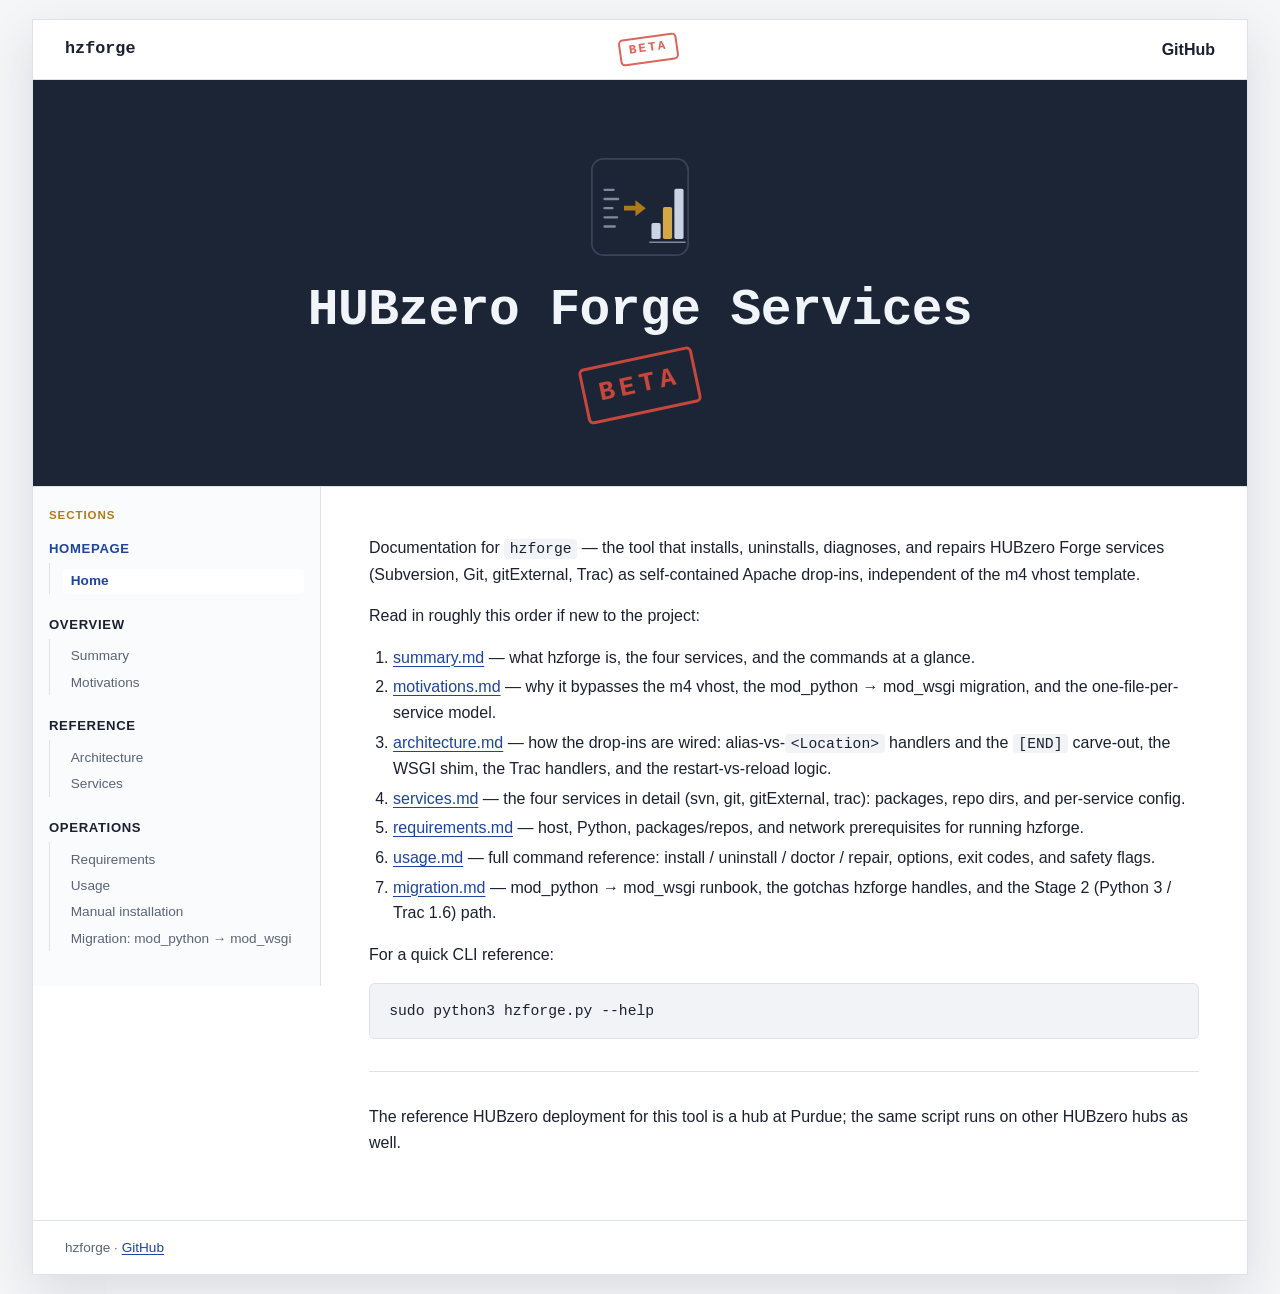
<file: gh-pages/public/index.html>
<!doctype html>
<html lang="en">
<head>
  <meta charset="utf-8">
  <meta name="viewport" content="width=device-width, initial-scale=1">
  <title>hzforge</title>
  <meta name="description" content="Documentation for hzforge: one tool that installs, uninstalls, diagnoses, and repairs HUBzero per-tool Subversion, Git, gitExternal, and Trac services as self-contained Apache drop-ins — independent of the m4 vhost template.">
  <link rel="stylesheet" href="assets/site.css">
</head>
<body class="site-home">
  <a class="skip-link" href="#main-content">Skip to main content</a>
  <div class="page-shell">
    <header class="site-header site-header--compact">
      <a class="brand" href=".">
        <span class="brand__name">hzforge</span>
      </a>
      <span class="site-header__beta" aria-label="Beta release">Beta</span>
      <nav class="top-nav" aria-label="Primary">
        <a href="https://github.com/hubzero/hzforge">GitHub</a>
      </nav>
    </header>

    <section class="hero">
      <img class="hero__logo" src="assets/logo.svg" alt="" aria-hidden="true" width="96" height="96">
      <h1 class="hero__title">HUBzero Forge Services</h1>
      <span class="hero__beta-stamp" aria-label="Beta release">Beta</span>
    </section>

    <main id="main-content" class="home-layout" tabindex="-1">
      <aside class="home-sidebar" aria-label="Documentation sections">
        <p class="docs-sidebar__eyebrow">Sections</p>
        <nav class="docs-nav" aria-label="Documentation">
<div class="docs-nav__group">
  <a class="docs-nav__group-title is-active" href="index.html">Homepage</a>
  <ul class="docs-nav__list">
    <li><a class="docs-nav__item is-active" href="index.html">Home</a></li>
  </ul>
</div>
<div class="docs-nav__group">
  <a class="docs-nav__group-title" href="overview/index.html">Overview</a>
  <ul class="docs-nav__list">
    <li><a class="docs-nav__item" href="overview/summary/index.html">Summary</a></li>
    <li><a class="docs-nav__item" href="overview/motivations/index.html">Motivations</a></li>
  </ul>
</div>
<div class="docs-nav__group">
  <a class="docs-nav__group-title" href="reference/index.html">Reference</a>
  <ul class="docs-nav__list">
    <li><a class="docs-nav__item" href="reference/architecture/index.html">Architecture</a></li>
    <li><a class="docs-nav__item" href="reference/services/index.html">Services</a></li>
  </ul>
</div>
<div class="docs-nav__group">
  <a class="docs-nav__group-title" href="operations/index.html">Operations</a>
  <ul class="docs-nav__list">
    <li><a class="docs-nav__item" href="operations/requirements/index.html">Requirements</a></li>
    <li><a class="docs-nav__item" href="operations/usage/index.html">Usage</a></li>
    <li><a class="docs-nav__item" href="operations/manual-install/index.html">Manual installation</a></li>
    <li><a class="docs-nav__item" href="operations/migration/index.html">Migration: mod_python → mod_wsgi</a></li>
  </ul>
</div>
        </nav>
      </aside>

      <article class="home-main">
        <section class="home-main__about">
<div class="prose">
<p>Documentation for <code>hzforge</code> — the tool that installs, uninstalls, diagnoses, and
repairs HUBzero Forge services (Subversion, Git, gitExternal, Trac) as
self-contained Apache drop-ins, independent of the m4 vhost template.</p>
<p>Read in roughly this order if new to the project:</p>
<ol>
<li><strong><a href="overview/summary/">summary.md</a></strong> — what hzforge is, the four services, and the
commands at a glance.</li>
<li><strong><a href="overview/motivations/">motivations.md</a></strong> — why it bypasses the m4 vhost, the
mod_python → mod_wsgi migration, and the one-file-per-service model.</li>
<li><strong><a href="reference/architecture/">architecture.md</a></strong> — how the drop-ins are wired:
alias-vs-<code>&lt;Location&gt;</code> handlers and the <code>[END]</code> carve-out, the WSGI shim, the
Trac handlers, and the restart-vs-reload logic.</li>
<li><strong><a href="reference/services/">services.md</a></strong> — the four services in detail (svn, git,
gitExternal, trac): packages, repo dirs, and per-service config.</li>
<li><strong><a href="operations/requirements/">requirements.md</a></strong> — host, Python, packages/repos, and
network prerequisites for running hzforge.</li>
<li><strong><a href="operations/usage/">usage.md</a></strong> — full command reference: install / uninstall /
doctor / repair, options, exit codes, and safety flags.</li>
<li><strong><a href="operations/migration/">migration.md</a></strong> — mod_python → mod_wsgi runbook, the gotchas
hzforge handles, and the Stage 2 (Python 3 / Trac 1.6) path.</li>
</ol>
<p>For a quick CLI reference:</p>
<pre><code>sudo python3 hzforge.py --help
</code></pre>
<hr />
<p>The reference HUBzero deployment for this tool is a hub at Purdue; the same script
runs on other HUBzero hubs as well.</p>

</div>
        </section>
      </article>
    </main>

    <footer class="site-footer">
      <p>hzforge · <a href="https://github.com/hubzero/hzforge">GitHub</a></p>
    </footer>
  </div>
</body>
</html>
</file>
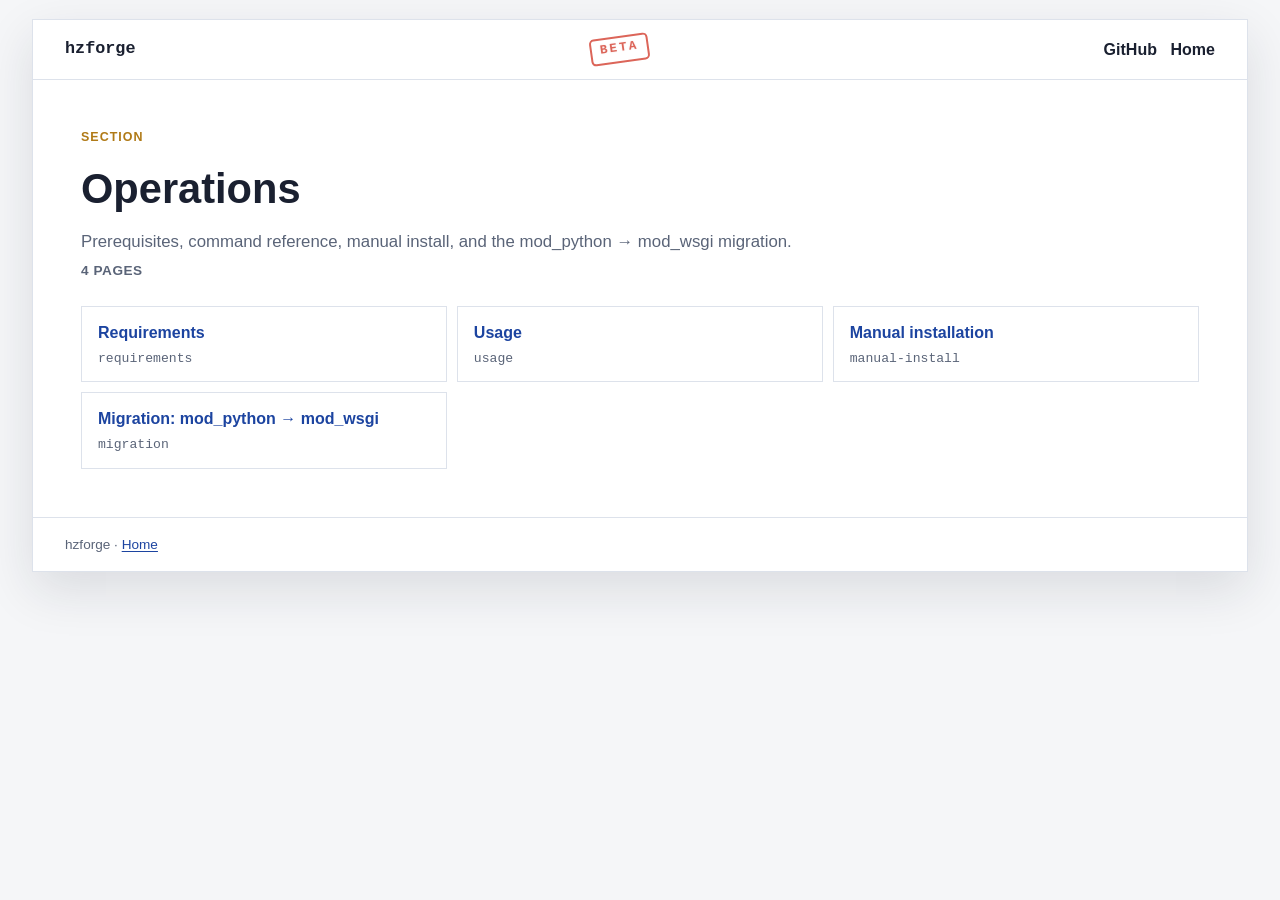
<file: gh-pages/public/operations/index.html>
<!doctype html>
<html lang="en">
<head>
  <meta charset="utf-8">
  <meta name="viewport" content="width=device-width, initial-scale=1">
  <title>Operations | hzforge</title>
  <meta name="description" content="Prerequisites, command reference, manual install, and the mod_python → mod_wsgi migration.">
  <link rel="stylesheet" href="../assets/site.css">
</head>
<body class="site-group">
  <a class="skip-link" href="#main-content">Skip to main content</a>
  <div class="page-shell">
    <header class="site-header site-header--compact">
      <a class="brand" href="../index.html">
        <span class="brand__name">hzforge</span>
      </a>
      <span class="site-header__beta" aria-label="Beta release">Beta</span>
      <nav class="top-nav" aria-label="Primary">
        <a href="https://github.com/hubzero/hzforge">GitHub</a>
        <a href="../index.html">Home</a>
      </nav>
    </header>

    <main id="main-content" class="group-layout" tabindex="-1">
      <header class="group-header">
        <p class="eyebrow">Section</p>
        <h1>Operations</h1>
        <p class="group-header__summary">Prerequisites, command reference, manual install, and the mod_python → mod_wsgi migration.</p>
        <p class="group-header__count">4 pages</p>
      </header>

      <ul class="group-pages">
<li>
  <a href="requirements/index.html">
    <span class="group-pages__title">Requirements</span>
    <span class="group-pages__slug">requirements</span>
  </a>
</li>
<li>
  <a href="usage/index.html">
    <span class="group-pages__title">Usage</span>
    <span class="group-pages__slug">usage</span>
  </a>
</li>
<li>
  <a href="manual-install/index.html">
    <span class="group-pages__title">Manual installation</span>
    <span class="group-pages__slug">manual-install</span>
  </a>
</li>
<li>
  <a href="migration/index.html">
    <span class="group-pages__title">Migration: mod_python → mod_wsgi</span>
    <span class="group-pages__slug">migration</span>
  </a>
</li>
      </ul>
    </main>

    <footer class="site-footer">
      <p>hzforge · <a href="../index.html">Home</a></p>
    </footer>
  </div>
</body>
</html>
</file>
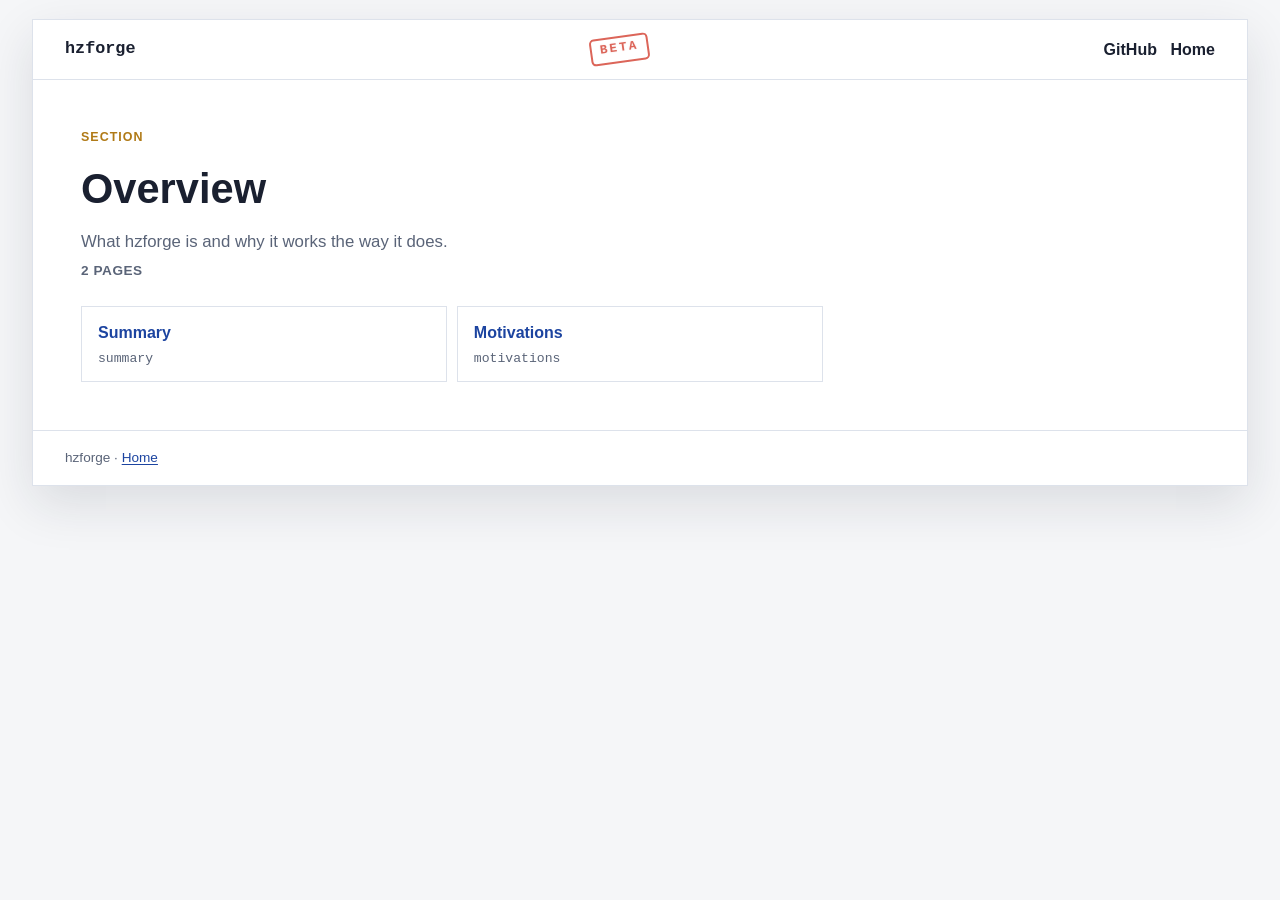
<file: gh-pages/public/overview/index.html>
<!doctype html>
<html lang="en">
<head>
  <meta charset="utf-8">
  <meta name="viewport" content="width=device-width, initial-scale=1">
  <title>Overview | hzforge</title>
  <meta name="description" content="What hzforge is and why it works the way it does.">
  <link rel="stylesheet" href="../assets/site.css">
</head>
<body class="site-group">
  <a class="skip-link" href="#main-content">Skip to main content</a>
  <div class="page-shell">
    <header class="site-header site-header--compact">
      <a class="brand" href="../index.html">
        <span class="brand__name">hzforge</span>
      </a>
      <span class="site-header__beta" aria-label="Beta release">Beta</span>
      <nav class="top-nav" aria-label="Primary">
        <a href="https://github.com/hubzero/hzforge">GitHub</a>
        <a href="../index.html">Home</a>
      </nav>
    </header>

    <main id="main-content" class="group-layout" tabindex="-1">
      <header class="group-header">
        <p class="eyebrow">Section</p>
        <h1>Overview</h1>
        <p class="group-header__summary">What hzforge is and why it works the way it does.</p>
        <p class="group-header__count">2 pages</p>
      </header>

      <ul class="group-pages">
<li>
  <a href="summary/index.html">
    <span class="group-pages__title">Summary</span>
    <span class="group-pages__slug">summary</span>
  </a>
</li>
<li>
  <a href="motivations/index.html">
    <span class="group-pages__title">Motivations</span>
    <span class="group-pages__slug">motivations</span>
  </a>
</li>
      </ul>
    </main>

    <footer class="site-footer">
      <p>hzforge · <a href="../index.html">Home</a></p>
    </footer>
  </div>
</body>
</html>
</file>
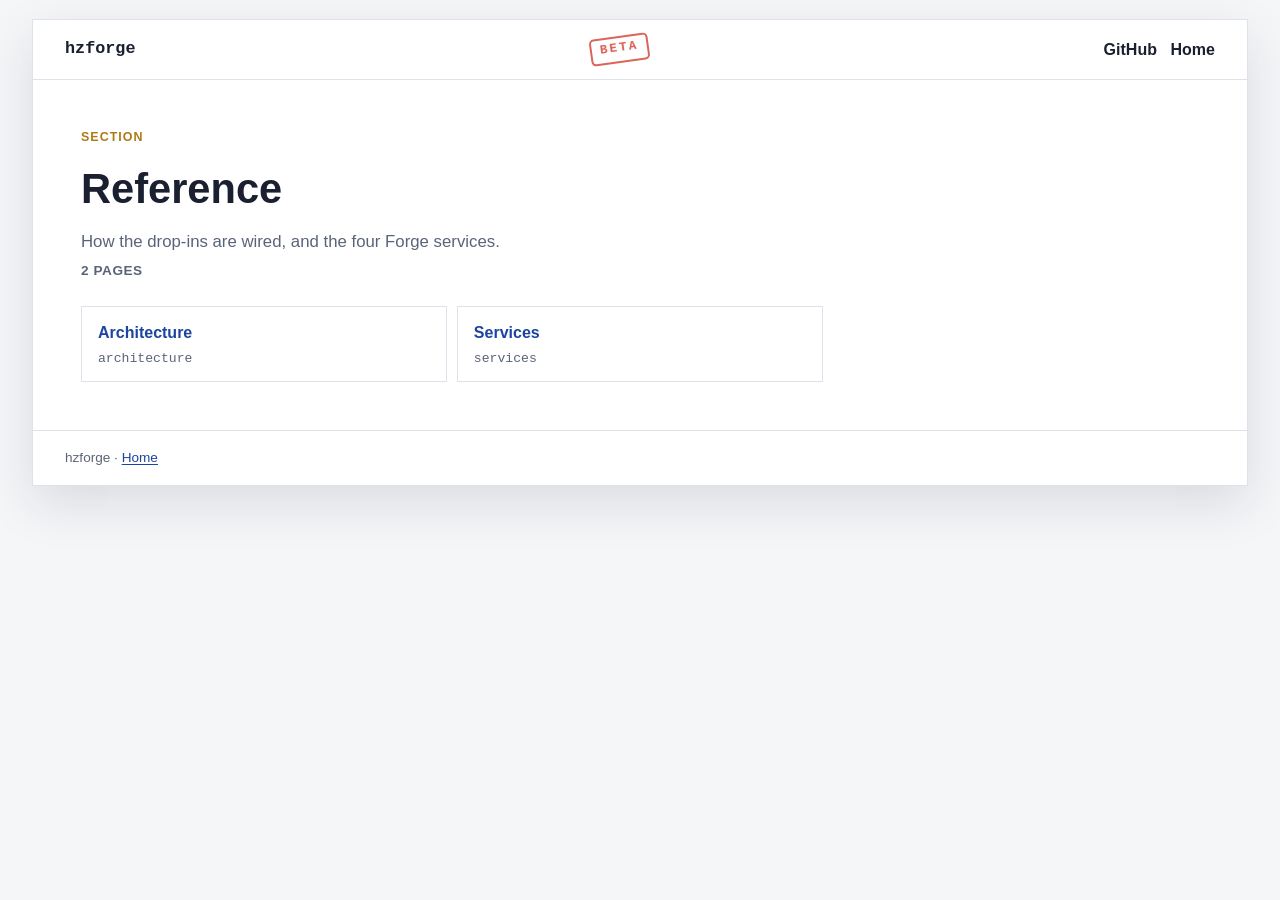
<file: gh-pages/public/reference/index.html>
<!doctype html>
<html lang="en">
<head>
  <meta charset="utf-8">
  <meta name="viewport" content="width=device-width, initial-scale=1">
  <title>Reference | hzforge</title>
  <meta name="description" content="How the drop-ins are wired, and the four Forge services.">
  <link rel="stylesheet" href="../assets/site.css">
</head>
<body class="site-group">
  <a class="skip-link" href="#main-content">Skip to main content</a>
  <div class="page-shell">
    <header class="site-header site-header--compact">
      <a class="brand" href="../index.html">
        <span class="brand__name">hzforge</span>
      </a>
      <span class="site-header__beta" aria-label="Beta release">Beta</span>
      <nav class="top-nav" aria-label="Primary">
        <a href="https://github.com/hubzero/hzforge">GitHub</a>
        <a href="../index.html">Home</a>
      </nav>
    </header>

    <main id="main-content" class="group-layout" tabindex="-1">
      <header class="group-header">
        <p class="eyebrow">Section</p>
        <h1>Reference</h1>
        <p class="group-header__summary">How the drop-ins are wired, and the four Forge services.</p>
        <p class="group-header__count">2 pages</p>
      </header>

      <ul class="group-pages">
<li>
  <a href="architecture/index.html">
    <span class="group-pages__title">Architecture</span>
    <span class="group-pages__slug">architecture</span>
  </a>
</li>
<li>
  <a href="services/index.html">
    <span class="group-pages__title">Services</span>
    <span class="group-pages__slug">services</span>
  </a>
</li>
      </ul>
    </main>

    <footer class="site-footer">
      <p>hzforge · <a href="../index.html">Home</a></p>
    </footer>
  </div>
</body>
</html>
</file>
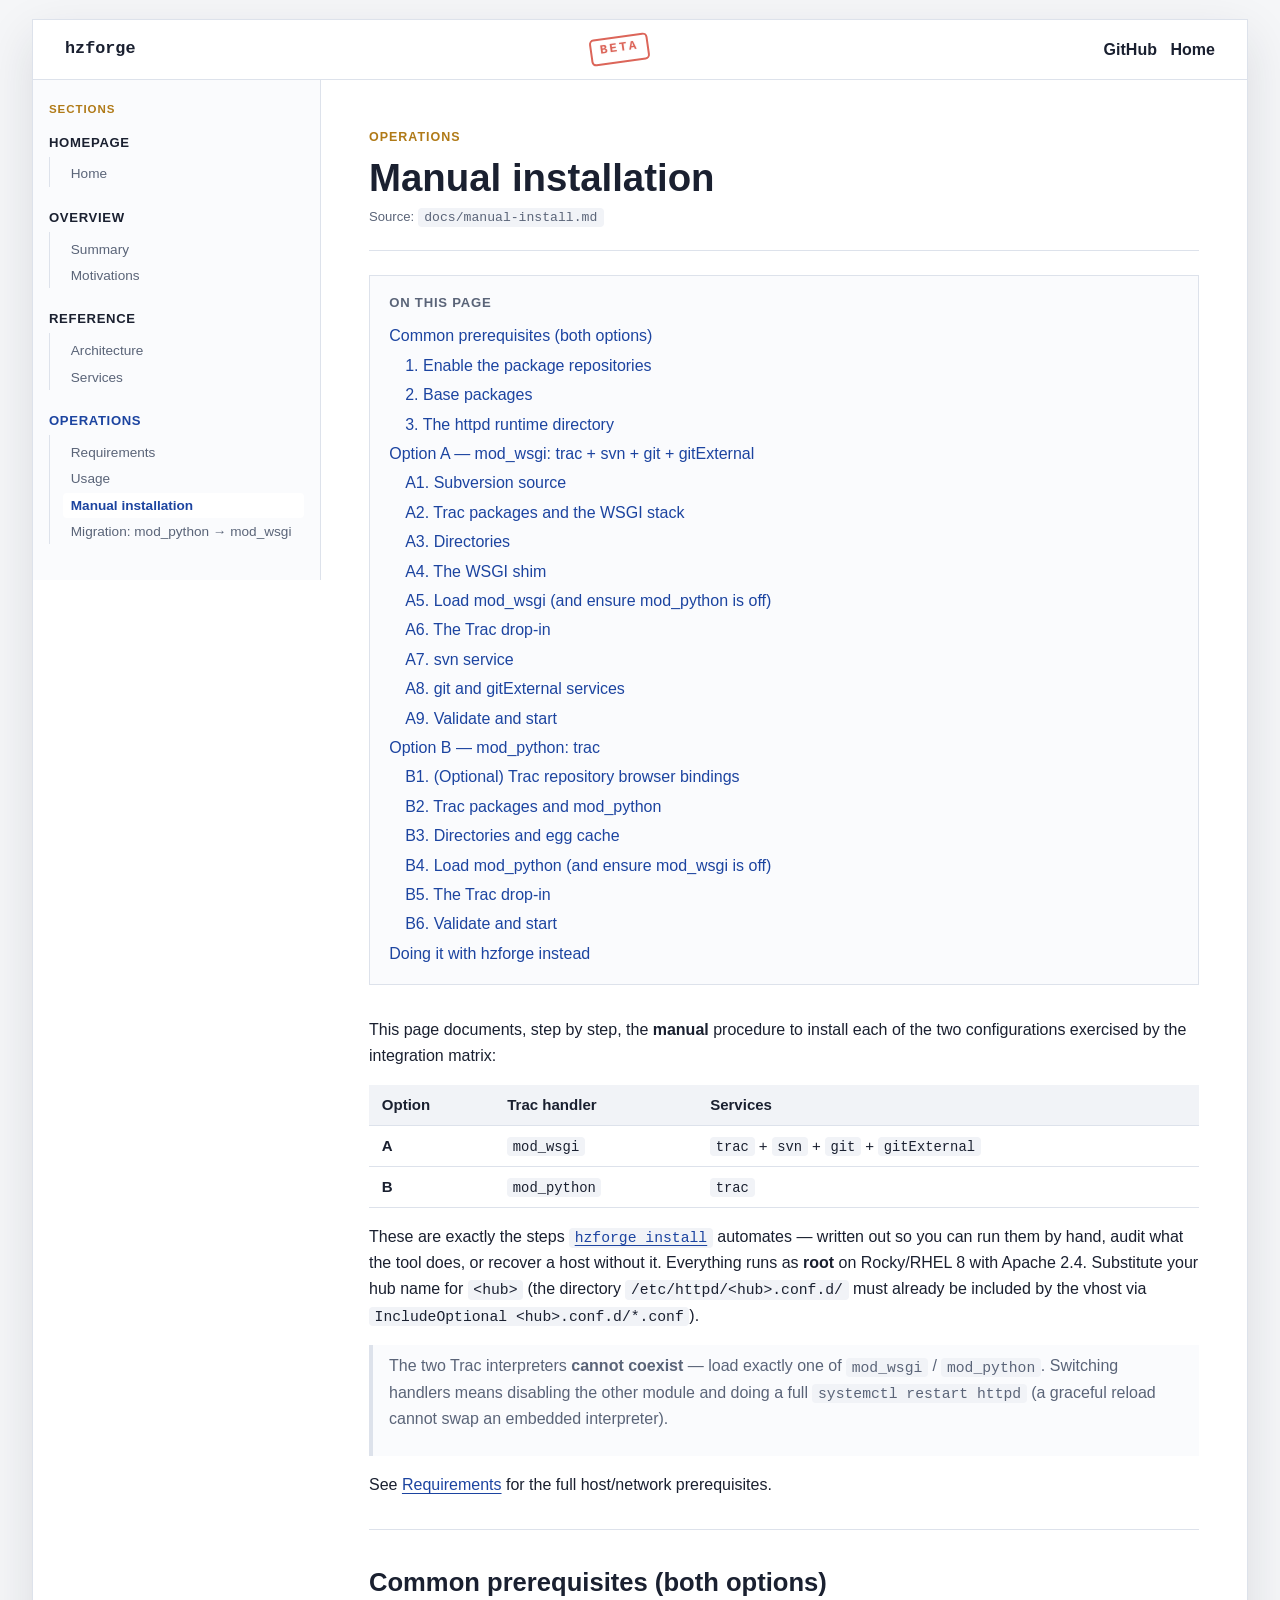
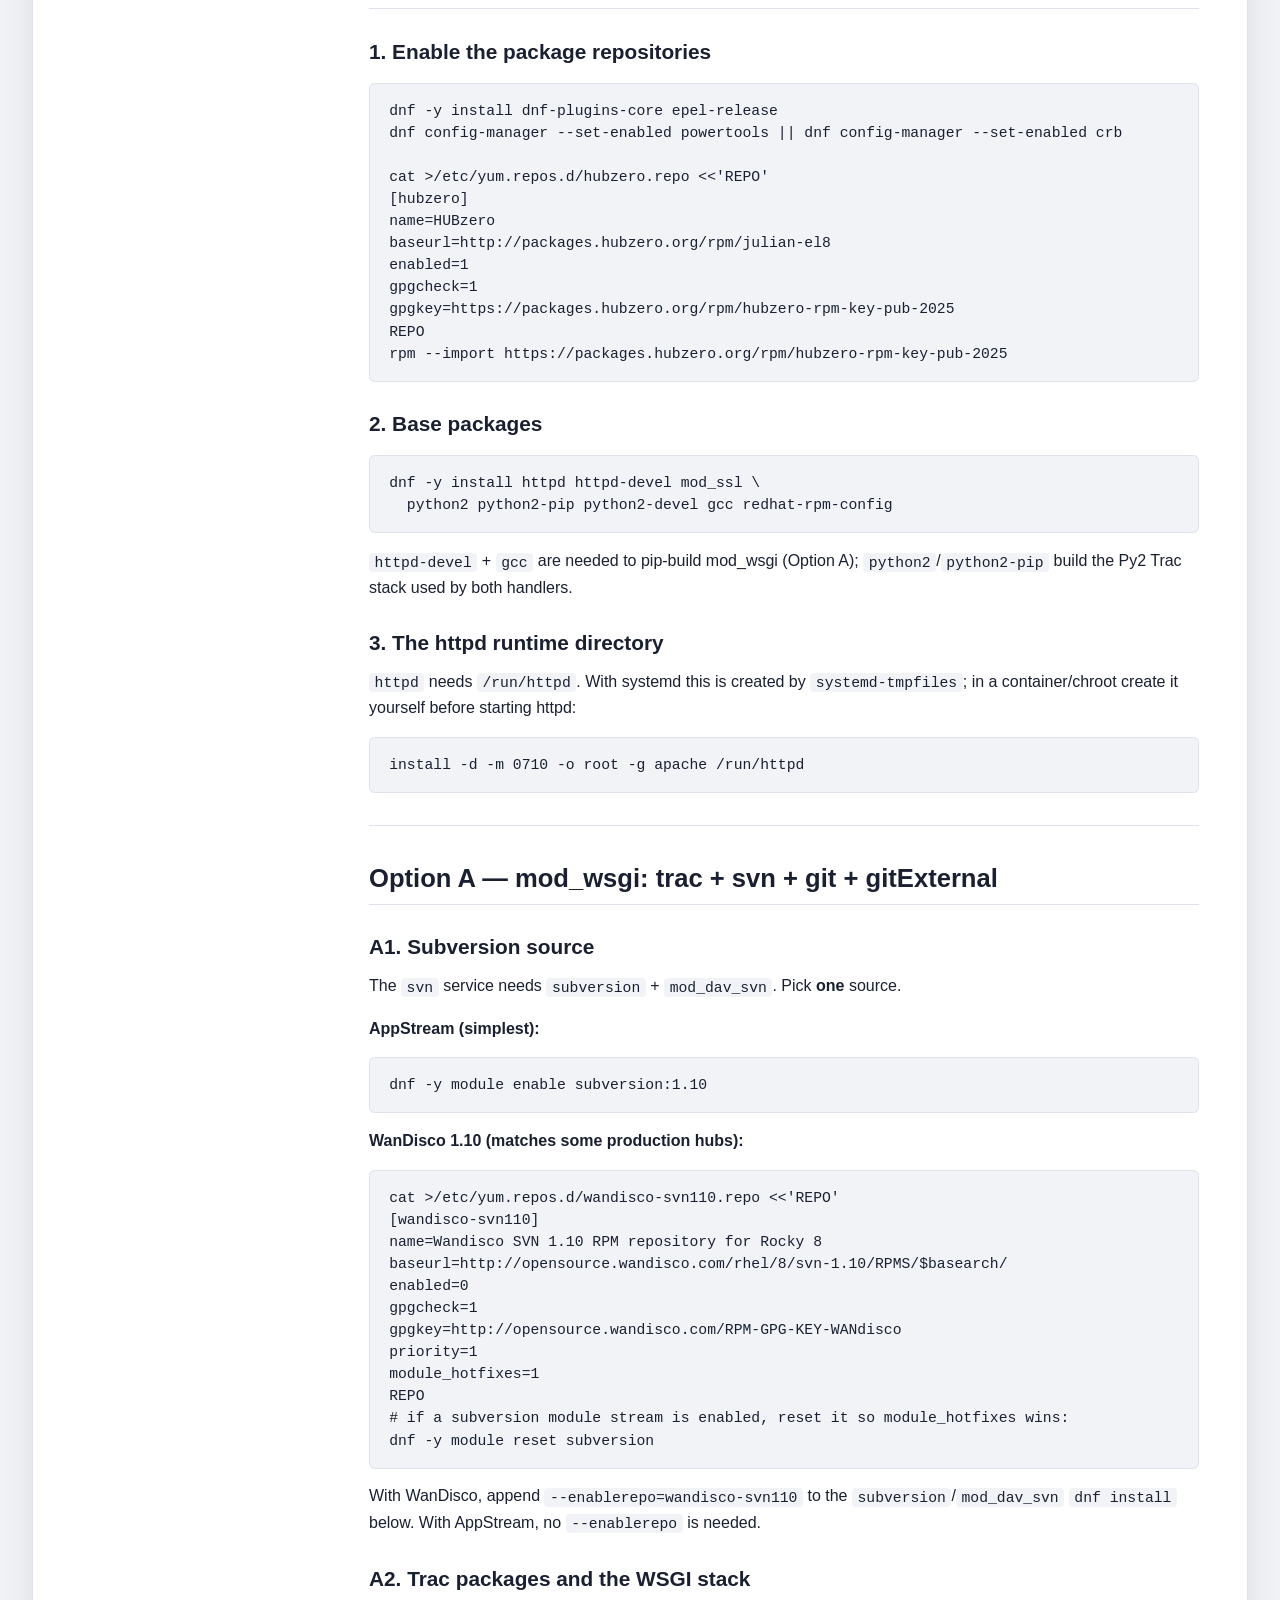
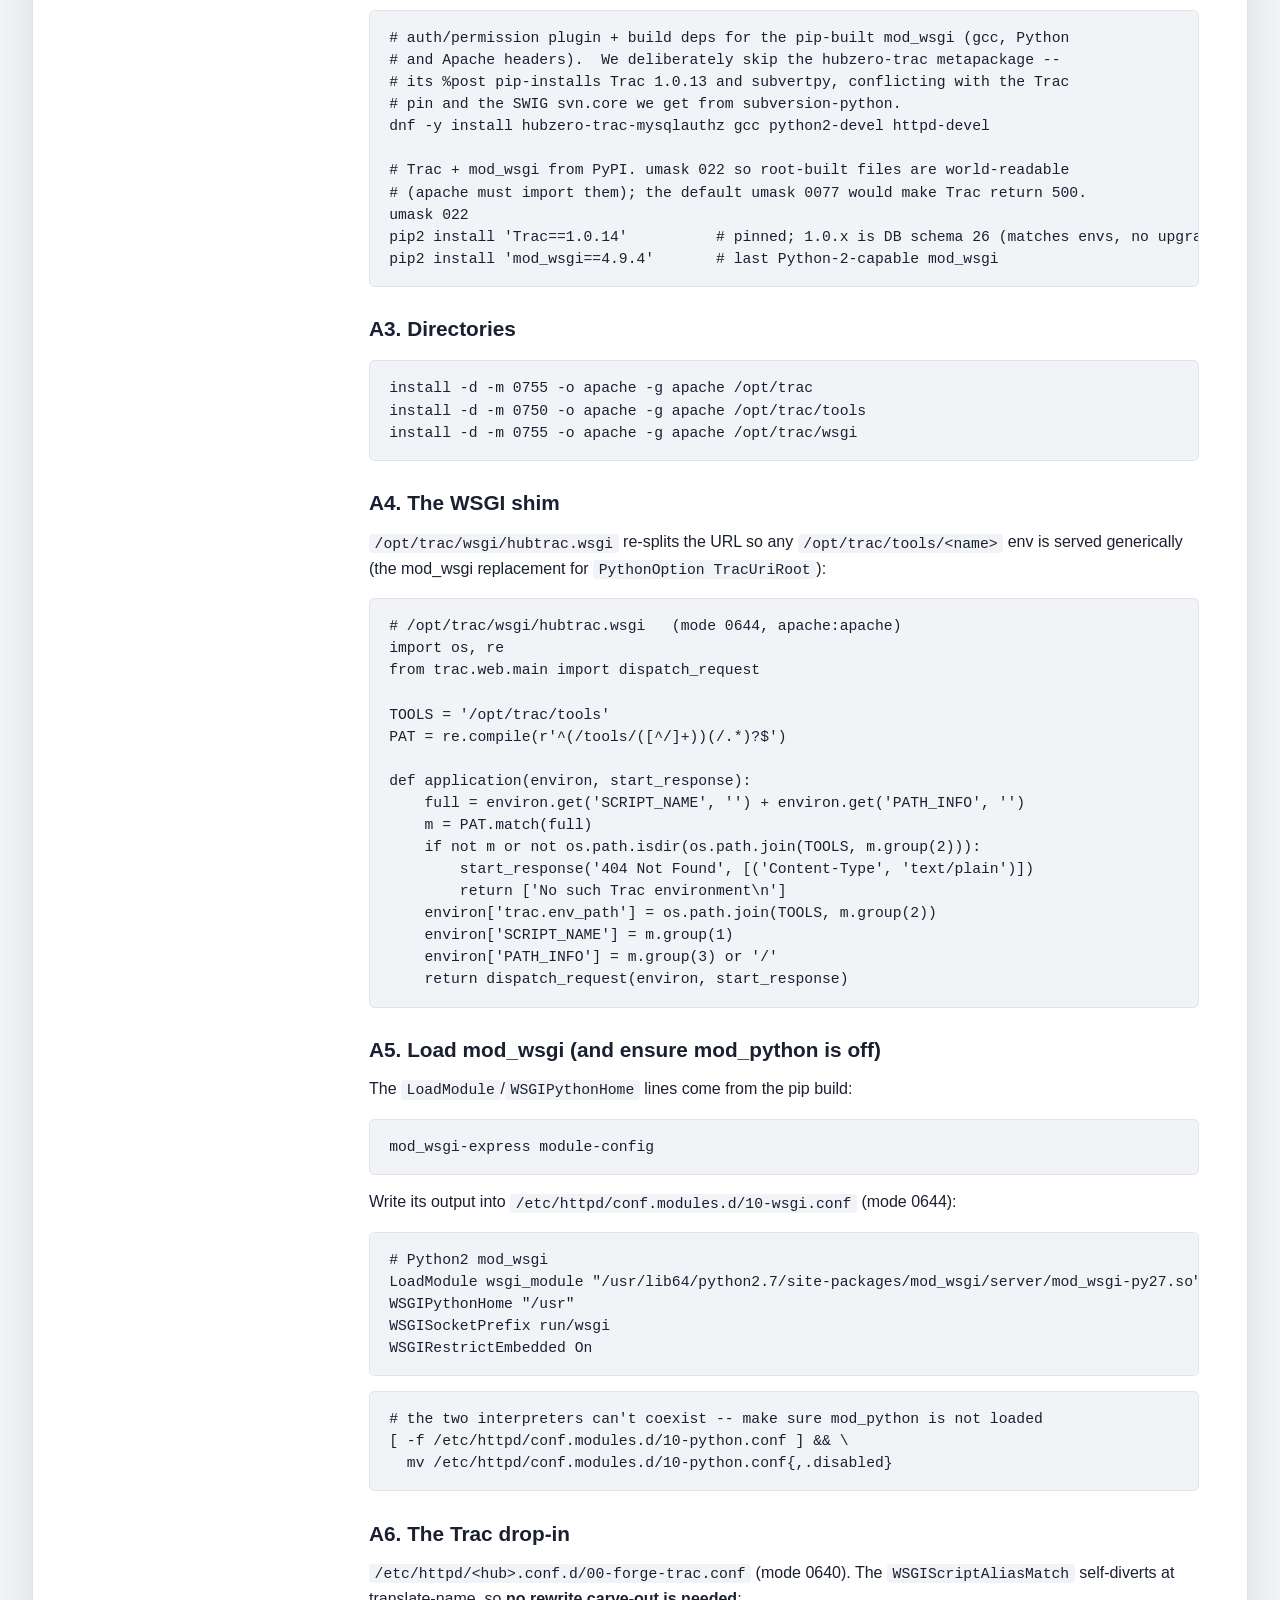
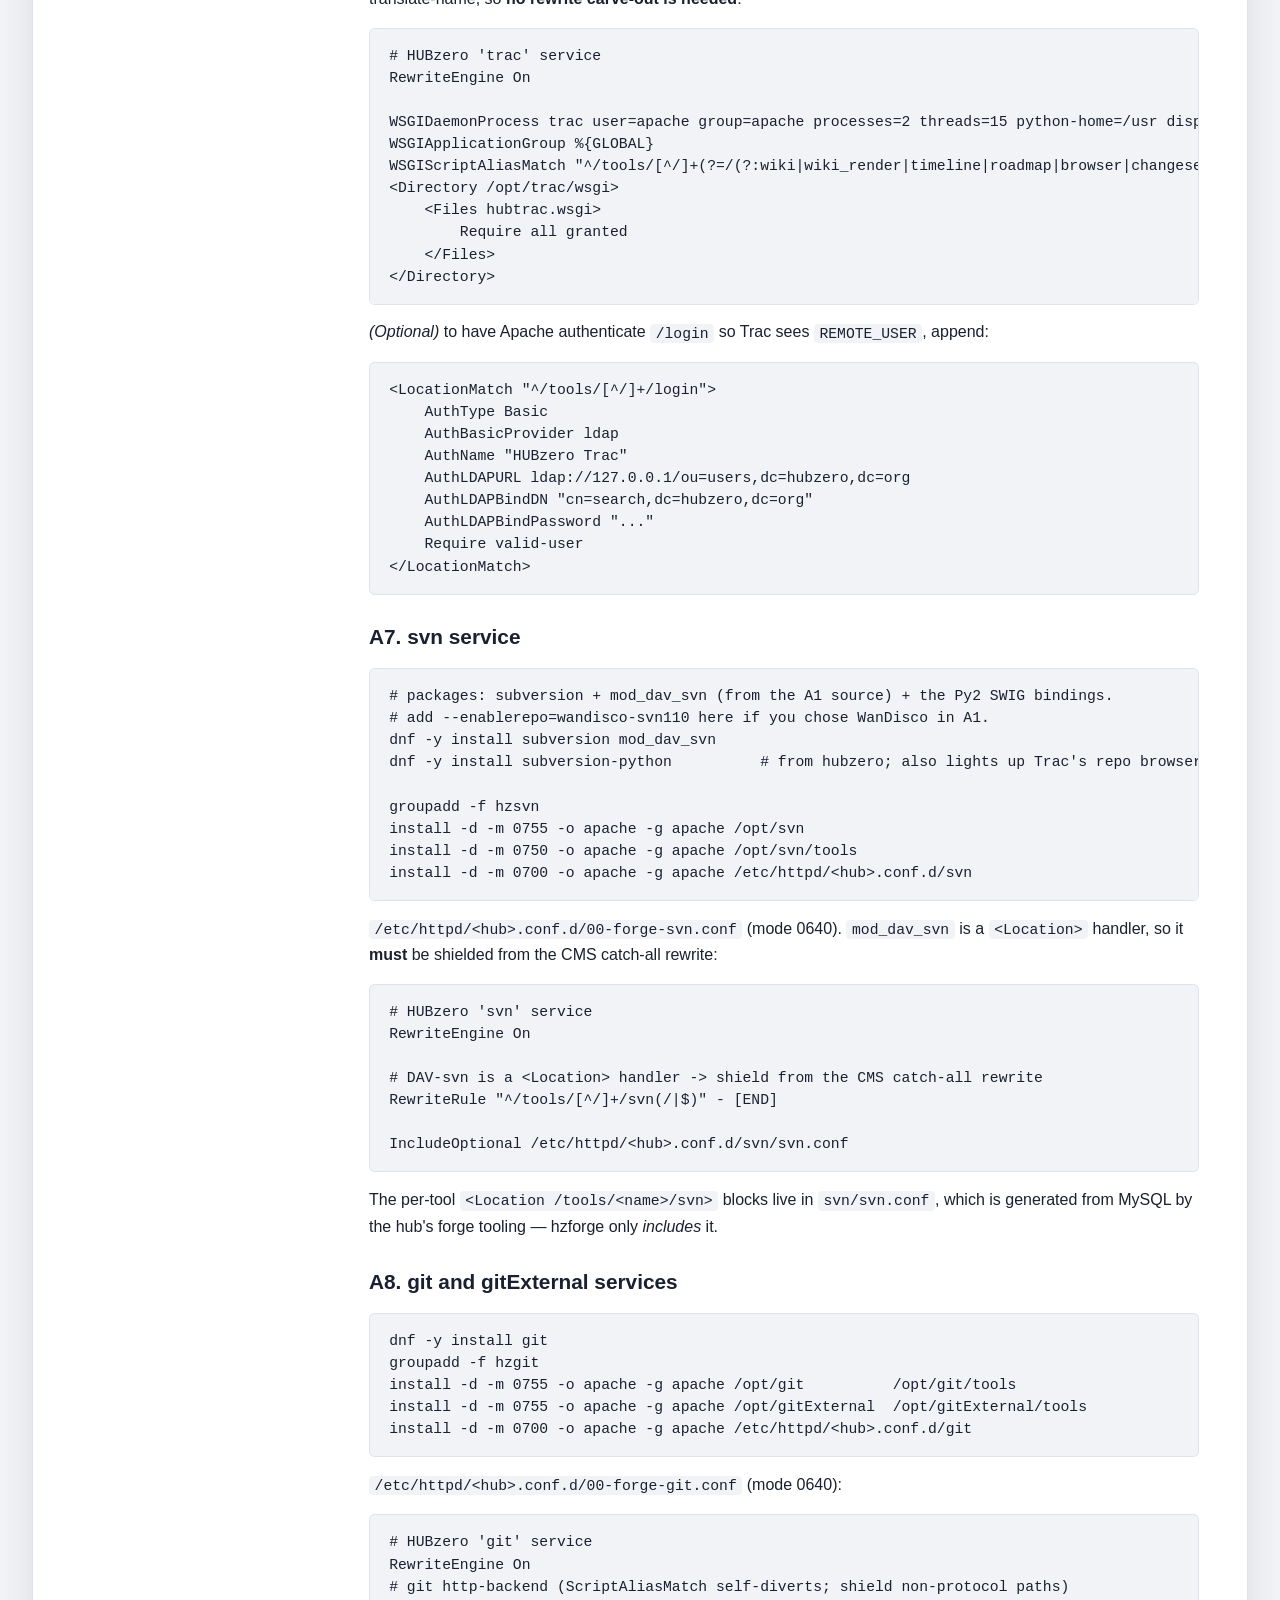
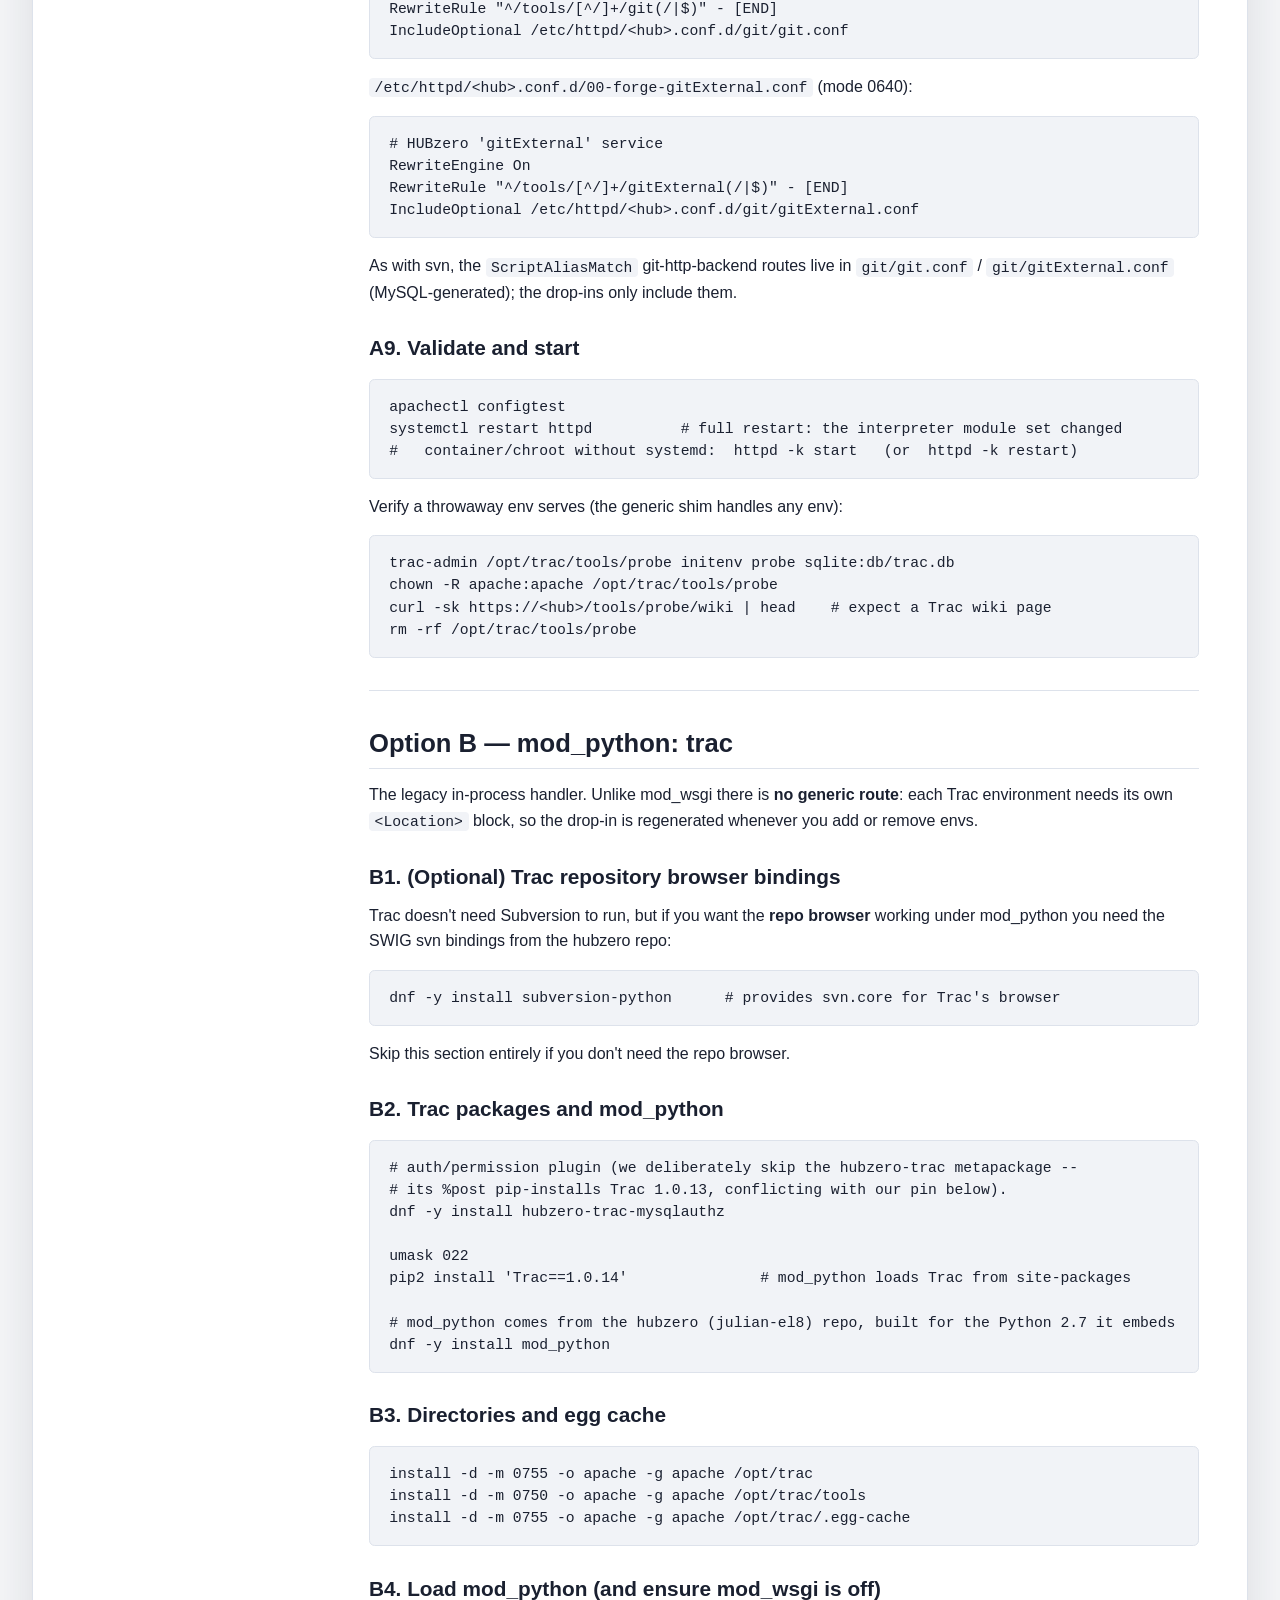
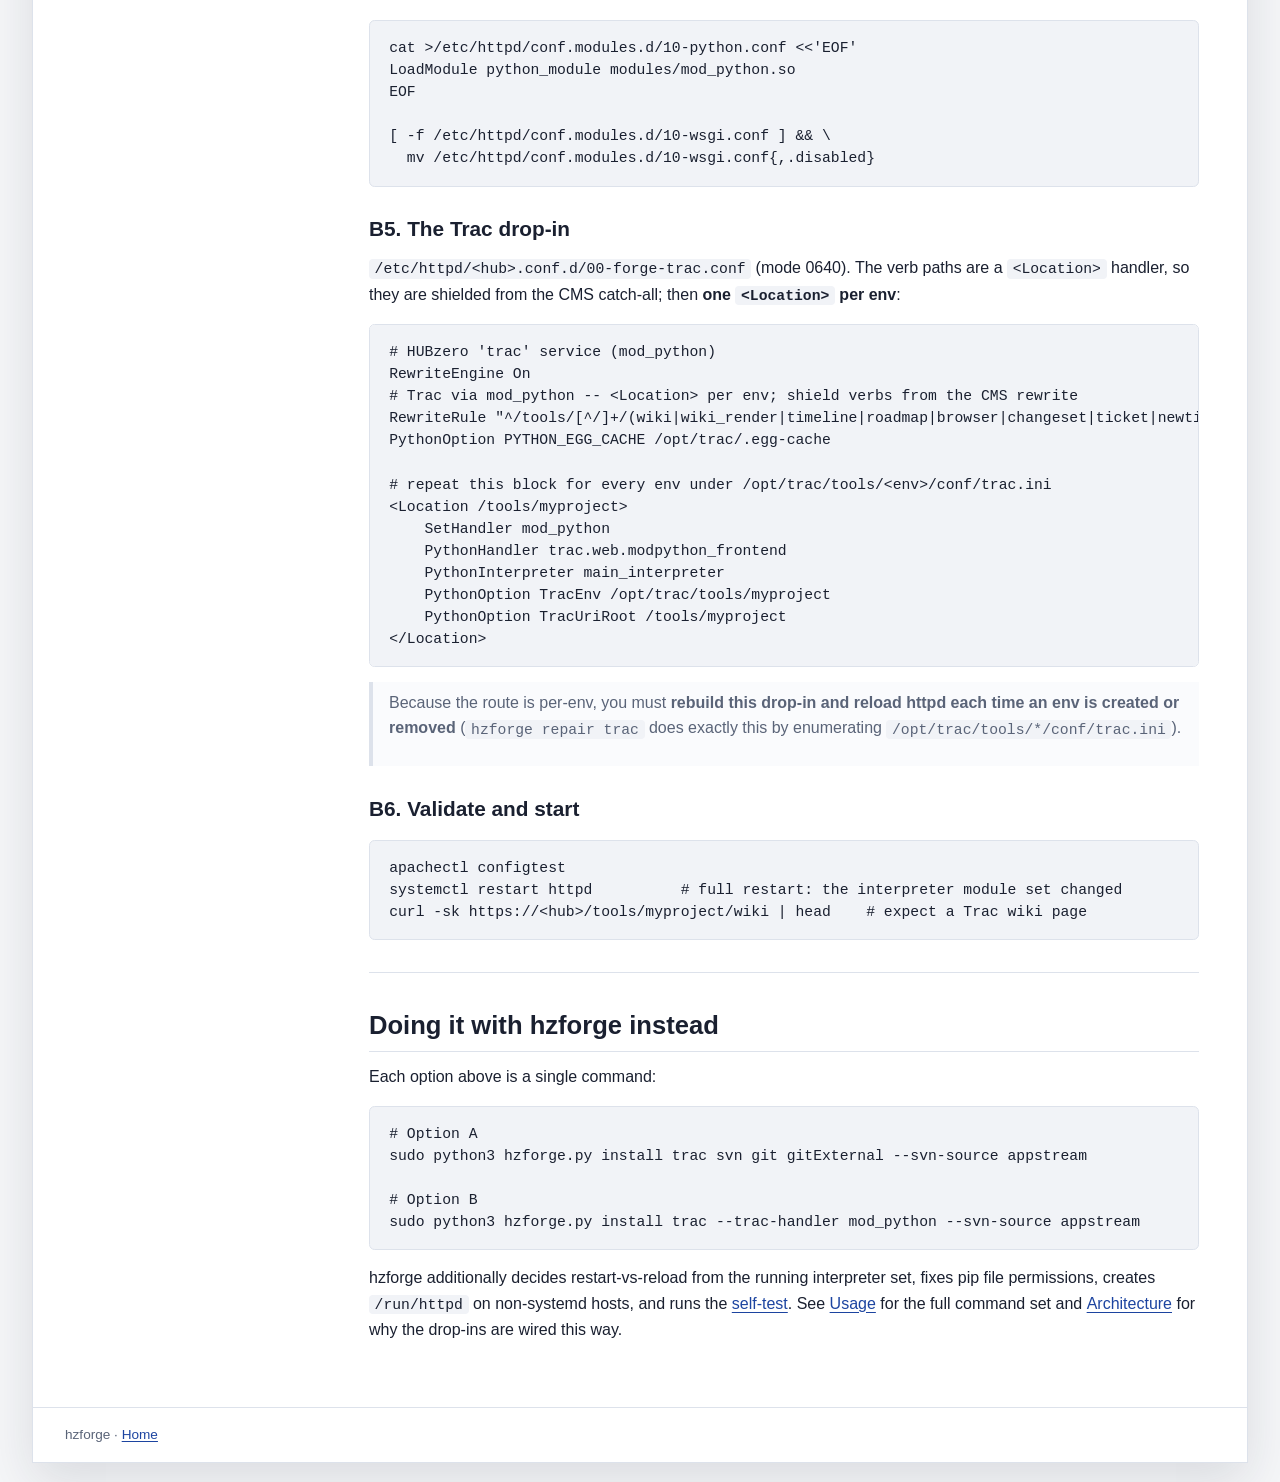
<file: gh-pages/public/operations/manual-install/index.html>
<!doctype html>
<html lang="en">
<head>
  <meta charset="utf-8">
  <meta name="viewport" content="width=device-width, initial-scale=1">
  <title>Manual installation | hzforge</title>
  <meta name="description" content="Prerequisites, command reference, manual install, and the mod_python → mod_wsgi migration.">
  <link rel="stylesheet" href="../../assets/site.css">
</head>
<body class="site-doc">
  <a class="skip-link" href="#main-content">Skip to main content</a>
  <div class="page-shell">
    <header class="site-header site-header--compact">
      <a class="brand" href="../../index.html">
        <span class="brand__name">hzforge</span>
      </a>
      <span class="site-header__beta" aria-label="Beta release">Beta</span>
      <nav class="top-nav" aria-label="Primary">
        <a href="https://github.com/hubzero/hzforge">GitHub</a>
        <a href="../../index.html">Home</a>
      </nav>
    </header>

    <main id="main-content" class="docs-layout" tabindex="-1">
      <aside class="docs-sidebar">
        <p class="docs-sidebar__eyebrow">Sections</p>
        <nav class="docs-nav" aria-label="Documentation">
<div class="docs-nav__group">
  <a class="docs-nav__group-title" href="../../index.html">Homepage</a>
  <ul class="docs-nav__list">
    <li><a class="docs-nav__item" href="../../index.html">Home</a></li>
  </ul>
</div>
<div class="docs-nav__group">
  <a class="docs-nav__group-title" href="../../overview/index.html">Overview</a>
  <ul class="docs-nav__list">
    <li><a class="docs-nav__item" href="../../overview/summary/index.html">Summary</a></li>
    <li><a class="docs-nav__item" href="../../overview/motivations/index.html">Motivations</a></li>
  </ul>
</div>
<div class="docs-nav__group">
  <a class="docs-nav__group-title" href="../../reference/index.html">Reference</a>
  <ul class="docs-nav__list">
    <li><a class="docs-nav__item" href="../../reference/architecture/index.html">Architecture</a></li>
    <li><a class="docs-nav__item" href="../../reference/services/index.html">Services</a></li>
  </ul>
</div>
<div class="docs-nav__group">
  <a class="docs-nav__group-title is-active" href="../index.html">Operations</a>
  <ul class="docs-nav__list">
    <li><a class="docs-nav__item" href="../requirements/index.html">Requirements</a></li>
    <li><a class="docs-nav__item" href="../usage/index.html">Usage</a></li>
    <li><a class="docs-nav__item is-active" href="index.html">Manual installation</a></li>
    <li><a class="docs-nav__item" href="../migration/index.html">Migration: mod_python → mod_wsgi</a></li>
  </ul>
</div>
        </nav>
      </aside>

      <article class="docs-article">
        <header class="docs-article__header">
          <p class="eyebrow"><a href="../index.html">Operations</a></p>
          <h1>Manual installation</h1>
          <p class="docs-article__source">Source: <code>docs/manual-install.md</code></p>
        </header>
<nav class="toc" aria-label="On this page">
  <p class="toc__heading">On this page</p>
  <ul class="toc__list">
<li class="toc__item toc__item--level-2"><a href="#common-prerequisites-both-options">Common prerequisites (both options)</a></li>
<li class="toc__item toc__item--level-3"><a href="#1-enable-the-package-repositories">1. Enable the package repositories</a></li>
<li class="toc__item toc__item--level-3"><a href="#2-base-packages">2. Base packages</a></li>
<li class="toc__item toc__item--level-3"><a href="#3-the-httpd-runtime-directory">3. The httpd runtime directory</a></li>
<li class="toc__item toc__item--level-2"><a href="#option-a-mod-wsgi-trac-svn-git-gitexternal">Option A — mod_wsgi: trac + svn + git + gitExternal</a></li>
<li class="toc__item toc__item--level-3"><a href="#a1-subversion-source">A1. Subversion source</a></li>
<li class="toc__item toc__item--level-3"><a href="#a2-trac-packages-and-the-wsgi-stack">A2. Trac packages and the WSGI stack</a></li>
<li class="toc__item toc__item--level-3"><a href="#a3-directories">A3. Directories</a></li>
<li class="toc__item toc__item--level-3"><a href="#a4-the-wsgi-shim">A4. The WSGI shim</a></li>
<li class="toc__item toc__item--level-3"><a href="#a5-load-mod-wsgi-and-ensure-mod-python-is-off">A5. Load mod_wsgi (and ensure mod_python is off)</a></li>
<li class="toc__item toc__item--level-3"><a href="#a6-the-trac-drop-in">A6. The Trac drop-in</a></li>
<li class="toc__item toc__item--level-3"><a href="#a7-svn-service">A7. svn service</a></li>
<li class="toc__item toc__item--level-3"><a href="#a8-git-and-gitexternal-services">A8. git and gitExternal services</a></li>
<li class="toc__item toc__item--level-3"><a href="#a9-validate-and-start">A9. Validate and start</a></li>
<li class="toc__item toc__item--level-2"><a href="#option-b-mod-python-trac">Option B — mod_python: trac</a></li>
<li class="toc__item toc__item--level-3"><a href="#b1-optional-trac-repository-browser-bindings">B1. (Optional) Trac repository browser bindings</a></li>
<li class="toc__item toc__item--level-3"><a href="#b2-trac-packages-and-mod-python">B2. Trac packages and mod_python</a></li>
<li class="toc__item toc__item--level-3"><a href="#b3-directories-and-egg-cache">B3. Directories and egg cache</a></li>
<li class="toc__item toc__item--level-3"><a href="#b4-load-mod-python-and-ensure-mod-wsgi-is-off">B4. Load mod_python (and ensure mod_wsgi is off)</a></li>
<li class="toc__item toc__item--level-3"><a href="#b5-the-trac-drop-in">B5. The Trac drop-in</a></li>
<li class="toc__item toc__item--level-3"><a href="#b6-validate-and-start">B6. Validate and start</a></li>
<li class="toc__item toc__item--level-2"><a href="#doing-it-with-hzforge-instead">Doing it with hzforge instead</a></li>
  </ul>
</nav>
        <div class="prose">
<p>This page documents, step by step, the <strong>manual</strong> procedure to install each of the
two configurations exercised by the integration matrix:</p>
<table>
<thead>
<tr>
<th>Option</th>
<th>Trac handler</th>
<th>Services</th>
</tr>
</thead>
<tbody>
<tr>
<td><strong>A</strong></td>
<td><code>mod_wsgi</code></td>
<td><code>trac</code> + <code>svn</code> + <code>git</code> + <code>gitExternal</code></td>
</tr>
<tr>
<td><strong>B</strong></td>
<td><code>mod_python</code></td>
<td><code>trac</code></td>
</tr>
</tbody>
</table>
<p>These are exactly the steps <a href="../usage/"><code>hzforge install</code></a> automates — written out so
you can run them by hand, audit what the tool does, or recover a host without it.
Everything runs as <strong>root</strong> on Rocky/RHEL 8 with Apache 2.4. Substitute your hub name
for <code>&lt;hub&gt;</code> (the directory <code>/etc/httpd/&lt;hub&gt;.conf.d/</code> must already be included by the
vhost via <code>IncludeOptional &lt;hub&gt;.conf.d/*.conf</code>).</p>
<blockquote>
<p>The two Trac interpreters <strong>cannot coexist</strong> — load exactly one of <code>mod_wsgi</code> /
<code>mod_python</code>. Switching handlers means disabling the other module and doing a full
<code>systemctl restart httpd</code> (a graceful reload cannot swap an embedded interpreter).</p>
</blockquote>
<p>See <a href="../requirements/">Requirements</a> for the full host/network prerequisites.</p>
<hr />
<h2 id="common-prerequisites-both-options">Common prerequisites (both options)</h2>
<h3 id="1-enable-the-package-repositories">1. Enable the package repositories</h3>
<pre><code class="language-sh">dnf -y install dnf-plugins-core epel-release
dnf config-manager --set-enabled powertools || dnf config-manager --set-enabled crb

cat &gt;/etc/yum.repos.d/hubzero.repo &lt;&lt;'REPO'
[hubzero]
name=HUBzero
baseurl=http://packages.hubzero.org/rpm/julian-el8
enabled=1
gpgcheck=1
gpgkey=https://packages.hubzero.org/rpm/hubzero-rpm-key-pub-2025
REPO
rpm --import https://packages.hubzero.org/rpm/hubzero-rpm-key-pub-2025
</code></pre>
<h3 id="2-base-packages">2. Base packages</h3>
<pre><code class="language-sh">dnf -y install httpd httpd-devel mod_ssl \
  python2 python2-pip python2-devel gcc redhat-rpm-config
</code></pre>
<p><code>httpd-devel</code> + <code>gcc</code> are needed to pip-build mod_wsgi (Option A); <code>python2</code>/<code>python2-pip</code>
build the Py2 Trac stack used by both handlers.</p>
<h3 id="3-the-httpd-runtime-directory">3. The httpd runtime directory</h3>
<p><code>httpd</code> needs <code>/run/httpd</code>. With systemd this is created by <code>systemd-tmpfiles</code>; in a
container/chroot create it yourself before starting httpd:</p>
<pre><code class="language-sh">install -d -m 0710 -o root -g apache /run/httpd
</code></pre>
<hr />
<h2 id="option-a-mod-wsgi-trac-svn-git-gitexternal">Option A — mod_wsgi: trac + svn + git + gitExternal</h2>
<h3 id="a1-subversion-source">A1. Subversion source</h3>
<p>The <code>svn</code> service needs <code>subversion</code> + <code>mod_dav_svn</code>. Pick <strong>one</strong> source.</p>
<p><strong>AppStream (simplest):</strong></p>
<pre><code class="language-sh">dnf -y module enable subversion:1.10
</code></pre>
<p><strong>WanDisco 1.10 (matches some production hubs):</strong></p>
<pre><code class="language-sh">cat &gt;/etc/yum.repos.d/wandisco-svn110.repo &lt;&lt;'REPO'
[wandisco-svn110]
name=Wandisco SVN 1.10 RPM repository for Rocky 8
baseurl=http://opensource.wandisco.com/rhel/8/svn-1.10/RPMS/$basearch/
enabled=0
gpgcheck=1
gpgkey=http://opensource.wandisco.com/RPM-GPG-KEY-WANdisco
priority=1
module_hotfixes=1
REPO
# if a subversion module stream is enabled, reset it so module_hotfixes wins:
dnf -y module reset subversion
</code></pre>
<p>With WanDisco, append <code>--enablerepo=wandisco-svn110</code> to the <code>subversion</code>/<code>mod_dav_svn</code>
<code>dnf install</code> below. With AppStream, no <code>--enablerepo</code> is needed.</p>
<h3 id="a2-trac-packages-and-the-wsgi-stack">A2. Trac packages and the WSGI stack</h3>
<pre><code class="language-sh"># auth/permission plugin + build deps for the pip-built mod_wsgi (gcc, Python
# and Apache headers).  We deliberately skip the hubzero-trac metapackage --
# its %post pip-installs Trac 1.0.13 and subvertpy, conflicting with the Trac
# pin and the SWIG svn.core we get from subversion-python.
dnf -y install hubzero-trac-mysqlauthz gcc python2-devel httpd-devel

# Trac + mod_wsgi from PyPI. umask 022 so root-built files are world-readable
# (apache must import them); the default umask 0077 would make Trac return 500.
umask 022
pip2 install 'Trac==1.0.14'          # pinned; 1.0.x is DB schema 26 (matches envs, no upgrade)
pip2 install 'mod_wsgi==4.9.4'       # last Python-2-capable mod_wsgi
</code></pre>
<h3 id="a3-directories">A3. Directories</h3>
<pre><code class="language-sh">install -d -m 0755 -o apache -g apache /opt/trac
install -d -m 0750 -o apache -g apache /opt/trac/tools
install -d -m 0755 -o apache -g apache /opt/trac/wsgi
</code></pre>
<h3 id="a4-the-wsgi-shim">A4. The WSGI shim</h3>
<p><code>/opt/trac/wsgi/hubtrac.wsgi</code> re-splits the URL so any <code>/opt/trac/tools/&lt;name&gt;</code> env
is served generically (the mod_wsgi replacement for <code>PythonOption TracUriRoot</code>):</p>
<pre><code class="language-python"># /opt/trac/wsgi/hubtrac.wsgi   (mode 0644, apache:apache)
import os, re
from trac.web.main import dispatch_request

TOOLS = '/opt/trac/tools'
PAT = re.compile(r'^(/tools/([^/]+))(/.*)?$')

def application(environ, start_response):
    full = environ.get('SCRIPT_NAME', '') + environ.get('PATH_INFO', '')
    m = PAT.match(full)
    if not m or not os.path.isdir(os.path.join(TOOLS, m.group(2))):
        start_response('404 Not Found', [('Content-Type', 'text/plain')])
        return ['No such Trac environment\n']
    environ['trac.env_path'] = os.path.join(TOOLS, m.group(2))
    environ['SCRIPT_NAME'] = m.group(1)
    environ['PATH_INFO'] = m.group(3) or '/'
    return dispatch_request(environ, start_response)
</code></pre>
<h3 id="a5-load-mod-wsgi-and-ensure-mod-python-is-off">A5. Load mod_wsgi (and ensure mod_python is off)</h3>
<p>The <code>LoadModule</code>/<code>WSGIPythonHome</code> lines come from the pip build:</p>
<pre><code class="language-sh">mod_wsgi-express module-config
</code></pre>
<p>Write its output into <code>/etc/httpd/conf.modules.d/10-wsgi.conf</code> (mode 0644):</p>
<pre><code class="language-apache"># Python2 mod_wsgi
LoadModule wsgi_module &quot;/usr/lib64/python2.7/site-packages/mod_wsgi/server/mod_wsgi-py27.so&quot;
WSGIPythonHome &quot;/usr&quot;
WSGISocketPrefix run/wsgi
WSGIRestrictEmbedded On
</code></pre>
<pre><code class="language-sh"># the two interpreters can't coexist -- make sure mod_python is not loaded
[ -f /etc/httpd/conf.modules.d/10-python.conf ] &amp;&amp; \
  mv /etc/httpd/conf.modules.d/10-python.conf{,.disabled}
</code></pre>
<h3 id="a6-the-trac-drop-in">A6. The Trac drop-in</h3>
<p><code>/etc/httpd/&lt;hub&gt;.conf.d/00-forge-trac.conf</code> (mode 0640). The <code>WSGIScriptAliasMatch</code>
self-diverts at translate-name, so <strong>no rewrite carve-out is needed</strong>:</p>
<pre><code class="language-apache"># HUBzero 'trac' service
RewriteEngine On

WSGIDaemonProcess trac user=apache group=apache processes=2 threads=15 python-home=/usr display-name=%{GROUP}
WSGIApplicationGroup %{GLOBAL}
WSGIScriptAliasMatch &quot;^/tools/[^/]+(?=/(?:wiki|wiki_render|timeline|roadmap|browser|changeset|ticket|newticket|report|query|search|admin|prefs|login|logout|about|diff|attachment|raw-attachment|export|chrome|log|pygments)(?:/|$))&quot; /opt/trac/wsgi/hubtrac.wsgi process-group=trac
&lt;Directory /opt/trac/wsgi&gt;
    &lt;Files hubtrac.wsgi&gt;
        Require all granted
    &lt;/Files&gt;
&lt;/Directory&gt;
</code></pre>
<p><em>(Optional)</em> to have Apache authenticate <code>/login</code> so Trac sees <code>REMOTE_USER</code>, append:</p>
<pre><code class="language-apache">&lt;LocationMatch &quot;^/tools/[^/]+/login&quot;&gt;
    AuthType Basic
    AuthBasicProvider ldap
    AuthName &quot;HUBzero Trac&quot;
    AuthLDAPURL ldap://127.0.0.1/ou=users,dc=hubzero,dc=org
    AuthLDAPBindDN &quot;cn=search,dc=hubzero,dc=org&quot;
    AuthLDAPBindPassword &quot;...&quot;
    Require valid-user
&lt;/LocationMatch&gt;
</code></pre>
<h3 id="a7-svn-service">A7. svn service</h3>
<pre><code class="language-sh"># packages: subversion + mod_dav_svn (from the A1 source) + the Py2 SWIG bindings.
# add --enablerepo=wandisco-svn110 here if you chose WanDisco in A1.
dnf -y install subversion mod_dav_svn
dnf -y install subversion-python          # from hubzero; also lights up Trac's repo browser

groupadd -f hzsvn
install -d -m 0755 -o apache -g apache /opt/svn
install -d -m 0750 -o apache -g apache /opt/svn/tools
install -d -m 0700 -o apache -g apache /etc/httpd/&lt;hub&gt;.conf.d/svn
</code></pre>
<p><code>/etc/httpd/&lt;hub&gt;.conf.d/00-forge-svn.conf</code> (mode 0640). <code>mod_dav_svn</code> is a <code>&lt;Location&gt;</code>
handler, so it <strong>must</strong> be shielded from the CMS catch-all rewrite:</p>
<pre><code class="language-apache"># HUBzero 'svn' service
RewriteEngine On

# DAV-svn is a &lt;Location&gt; handler -&gt; shield from the CMS catch-all rewrite
RewriteRule &quot;^/tools/[^/]+/svn(/|$)&quot; - [END]

IncludeOptional /etc/httpd/&lt;hub&gt;.conf.d/svn/svn.conf
</code></pre>
<p>The per-tool <code>&lt;Location /tools/&lt;name&gt;/svn&gt;</code> blocks live in <code>svn/svn.conf</code>, which is
generated from MySQL by the hub's forge tooling — hzforge only <em>includes</em> it.</p>
<h3 id="a8-git-and-gitexternal-services">A8. git and gitExternal services</h3>
<pre><code class="language-sh">dnf -y install git
groupadd -f hzgit
install -d -m 0755 -o apache -g apache /opt/git          /opt/git/tools
install -d -m 0755 -o apache -g apache /opt/gitExternal  /opt/gitExternal/tools
install -d -m 0700 -o apache -g apache /etc/httpd/&lt;hub&gt;.conf.d/git
</code></pre>
<p><code>/etc/httpd/&lt;hub&gt;.conf.d/00-forge-git.conf</code> (mode 0640):</p>
<pre><code class="language-apache"># HUBzero 'git' service
RewriteEngine On
# git http-backend (ScriptAliasMatch self-diverts; shield non-protocol paths)
RewriteRule &quot;^/tools/[^/]+/git(/|$)&quot; - [END]
IncludeOptional /etc/httpd/&lt;hub&gt;.conf.d/git/git.conf
</code></pre>
<p><code>/etc/httpd/&lt;hub&gt;.conf.d/00-forge-gitExternal.conf</code> (mode 0640):</p>
<pre><code class="language-apache"># HUBzero 'gitExternal' service
RewriteEngine On
RewriteRule &quot;^/tools/[^/]+/gitExternal(/|$)&quot; - [END]
IncludeOptional /etc/httpd/&lt;hub&gt;.conf.d/git/gitExternal.conf
</code></pre>
<p>As with svn, the <code>ScriptAliasMatch</code> git-http-backend routes live in <code>git/git.conf</code> /
<code>git/gitExternal.conf</code> (MySQL-generated); the drop-ins only include them.</p>
<h3 id="a9-validate-and-start">A9. Validate and start</h3>
<pre><code class="language-sh">apachectl configtest
systemctl restart httpd          # full restart: the interpreter module set changed
#   container/chroot without systemd:  httpd -k start   (or  httpd -k restart)
</code></pre>
<p>Verify a throwaway env serves (the generic shim handles any env):</p>
<pre><code class="language-sh">trac-admin /opt/trac/tools/probe initenv probe sqlite:db/trac.db
chown -R apache:apache /opt/trac/tools/probe
curl -sk https://&lt;hub&gt;/tools/probe/wiki | head    # expect a Trac wiki page
rm -rf /opt/trac/tools/probe
</code></pre>
<hr />
<h2 id="option-b-mod-python-trac">Option B — mod_python: trac</h2>
<p>The legacy in-process handler. Unlike mod_wsgi there is <strong>no generic route</strong>: each Trac
environment needs its own <code>&lt;Location&gt;</code> block, so the drop-in is regenerated whenever you
add or remove envs.</p>
<h3 id="b1-optional-trac-repository-browser-bindings">B1. (Optional) Trac repository browser bindings</h3>
<p>Trac doesn't need Subversion to run, but if you want the <strong>repo browser</strong> working
under mod_python you need the SWIG svn bindings from the hubzero repo:</p>
<pre><code class="language-sh">dnf -y install subversion-python      # provides svn.core for Trac's browser
</code></pre>
<p>Skip this section entirely if you don't need the repo browser.</p>
<h3 id="b2-trac-packages-and-mod-python">B2. Trac packages and mod_python</h3>
<pre><code class="language-sh"># auth/permission plugin (we deliberately skip the hubzero-trac metapackage --
# its %post pip-installs Trac 1.0.13, conflicting with our pin below).
dnf -y install hubzero-trac-mysqlauthz

umask 022
pip2 install 'Trac==1.0.14'               # mod_python loads Trac from site-packages

# mod_python comes from the hubzero (julian-el8) repo, built for the Python 2.7 it embeds
dnf -y install mod_python
</code></pre>
<h3 id="b3-directories-and-egg-cache">B3. Directories and egg cache</h3>
<pre><code class="language-sh">install -d -m 0755 -o apache -g apache /opt/trac
install -d -m 0750 -o apache -g apache /opt/trac/tools
install -d -m 0755 -o apache -g apache /opt/trac/.egg-cache
</code></pre>
<h3 id="b4-load-mod-python-and-ensure-mod-wsgi-is-off">B4. Load mod_python (and ensure mod_wsgi is off)</h3>
<pre><code class="language-sh">cat &gt;/etc/httpd/conf.modules.d/10-python.conf &lt;&lt;'EOF'
LoadModule python_module modules/mod_python.so
EOF

[ -f /etc/httpd/conf.modules.d/10-wsgi.conf ] &amp;&amp; \
  mv /etc/httpd/conf.modules.d/10-wsgi.conf{,.disabled}
</code></pre>
<h3 id="b5-the-trac-drop-in">B5. The Trac drop-in</h3>
<p><code>/etc/httpd/&lt;hub&gt;.conf.d/00-forge-trac.conf</code> (mode 0640). The verb paths are a
<code>&lt;Location&gt;</code> handler, so they are shielded from the CMS catch-all; then <strong>one
<code>&lt;Location&gt;</code> per env</strong>:</p>
<pre><code class="language-apache"># HUBzero 'trac' service (mod_python)
RewriteEngine On
# Trac via mod_python -- &lt;Location&gt; per env; shield verbs from the CMS rewrite
RewriteRule &quot;^/tools/[^/]+/(wiki|wiki_render|timeline|roadmap|browser|changeset|ticket|newticket|report|query|search|admin|prefs|login|logout|about|diff|attachment|raw-attachment|export|chrome|log|pygments)(/|$)&quot; - [END]
PythonOption PYTHON_EGG_CACHE /opt/trac/.egg-cache

# repeat this block for every env under /opt/trac/tools/&lt;env&gt;/conf/trac.ini
&lt;Location /tools/myproject&gt;
    SetHandler mod_python
    PythonHandler trac.web.modpython_frontend
    PythonInterpreter main_interpreter
    PythonOption TracEnv /opt/trac/tools/myproject
    PythonOption TracUriRoot /tools/myproject
&lt;/Location&gt;
</code></pre>
<blockquote>
<p>Because the route is per-env, you must <strong>rebuild this drop-in and reload httpd each
time an env is created or removed</strong> (<code>hzforge repair trac</code> does exactly this by
enumerating <code>/opt/trac/tools/*/conf/trac.ini</code>).</p>
</blockquote>
<h3 id="b6-validate-and-start">B6. Validate and start</h3>
<pre><code class="language-sh">apachectl configtest
systemctl restart httpd          # full restart: the interpreter module set changed
curl -sk https://&lt;hub&gt;/tools/myproject/wiki | head    # expect a Trac wiki page
</code></pre>
<hr />
<h2 id="doing-it-with-hzforge-instead">Doing it with hzforge instead</h2>
<p>Each option above is a single command:</p>
<pre><code class="language-sh"># Option A
sudo python3 hzforge.py install trac svn git gitExternal --svn-source appstream

# Option B
sudo python3 hzforge.py install trac --trac-handler mod_python --svn-source appstream
</code></pre>
<p>hzforge additionally decides restart-vs-reload from the running interpreter set, fixes
pip file permissions, creates <code>/run/httpd</code> on non-systemd hosts, and runs the
<a href="../usage/#test-services">self-test</a>. See <a href="../usage/">Usage</a> for the full command set and
<a href="../../reference/architecture/">Architecture</a> for why the drop-ins are wired this way.</p>

        </div>
      </article>
    </main>

    <footer class="site-footer">
      <p>hzforge · <a href="../../index.html">Home</a></p>
    </footer>
  </div>
</body>
</html>
</file>
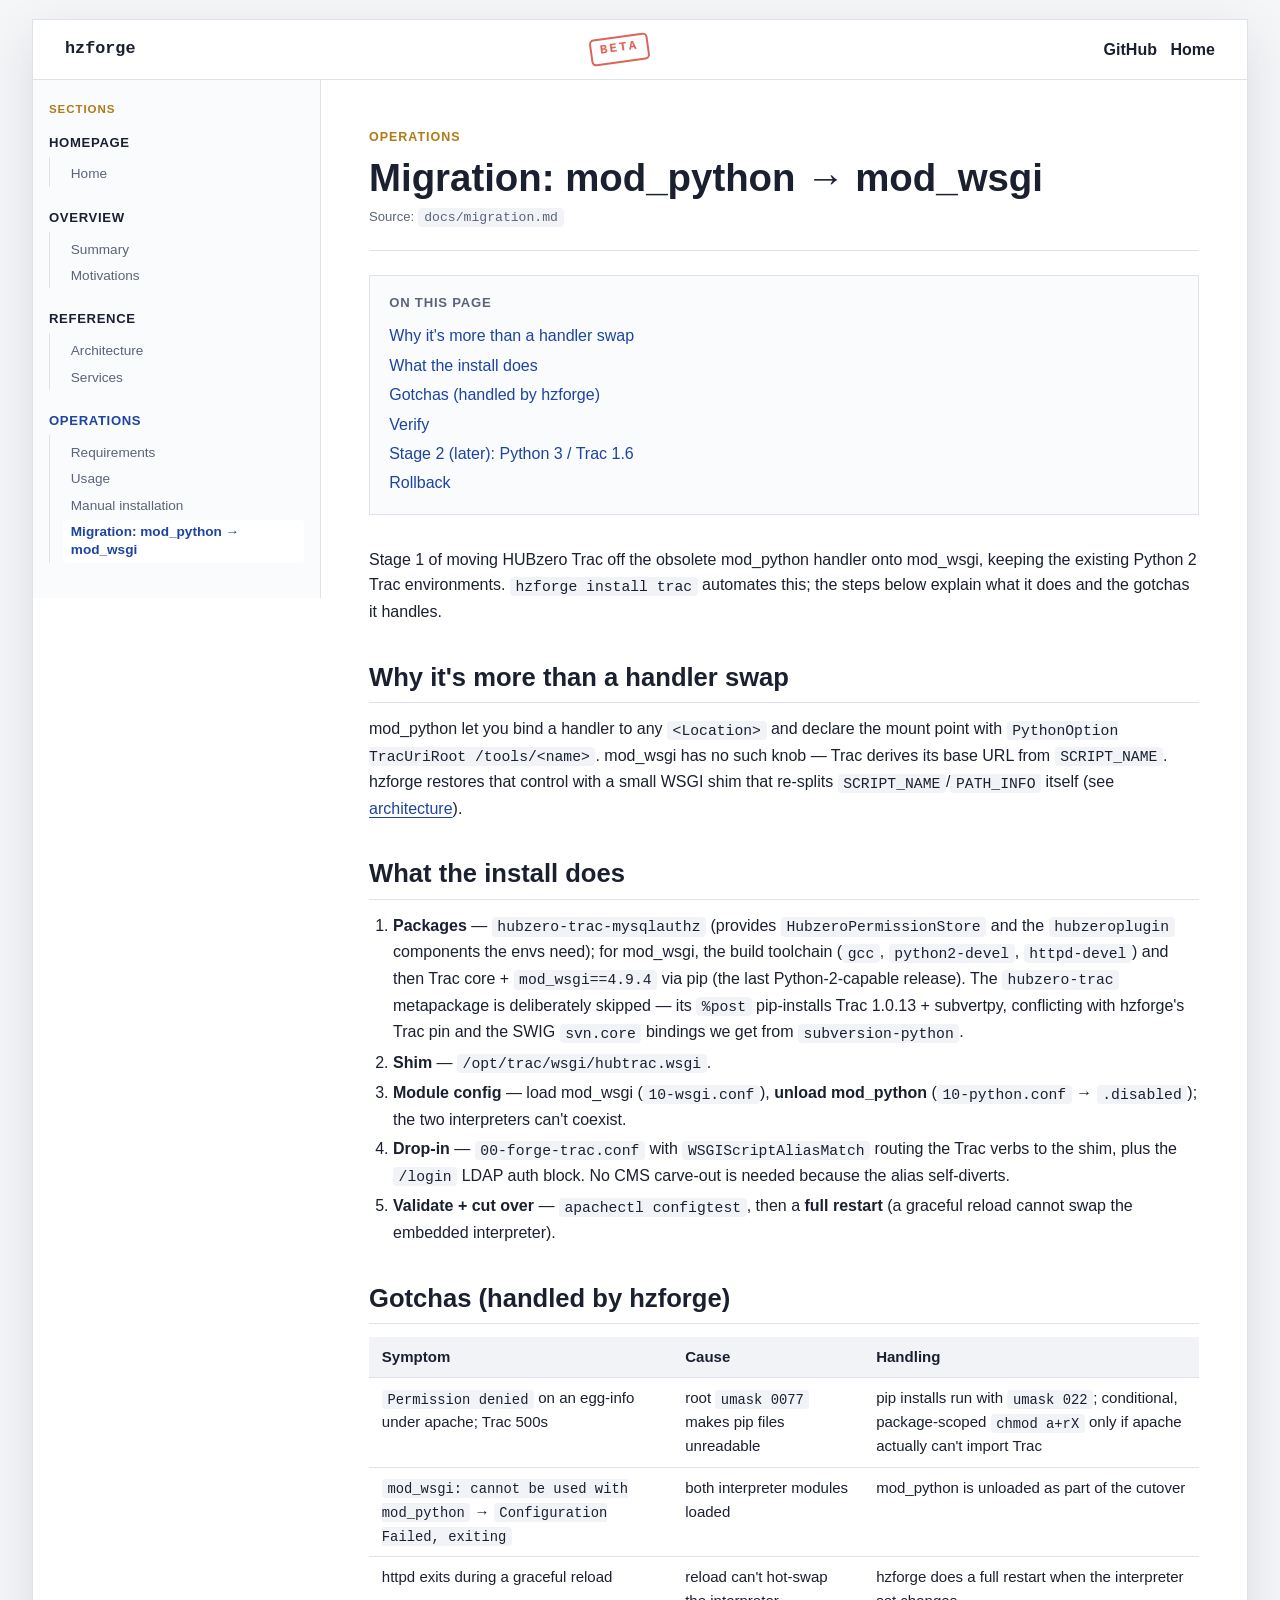
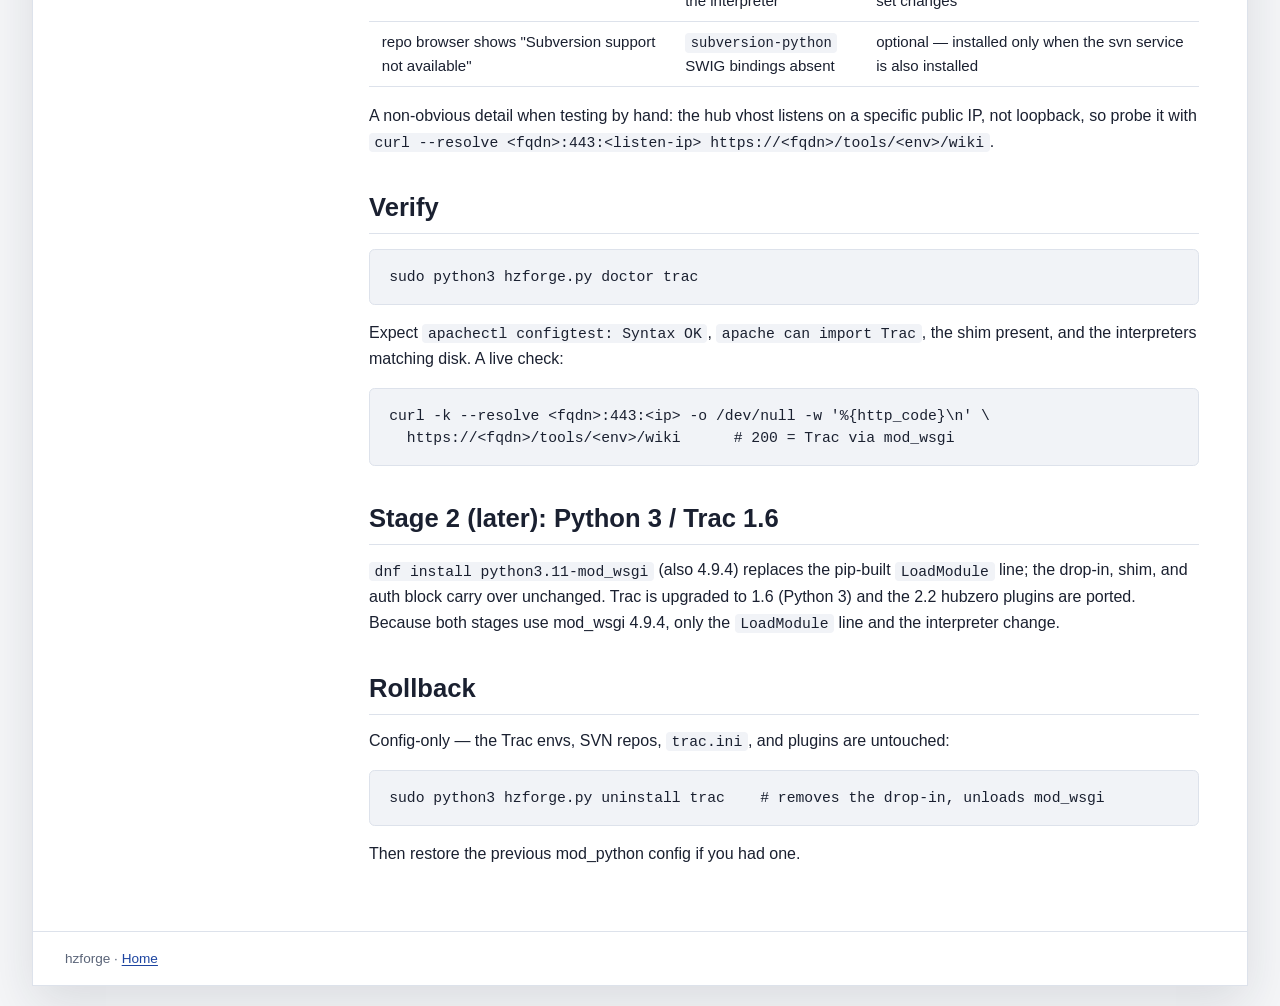
<file: gh-pages/public/operations/migration/index.html>
<!doctype html>
<html lang="en">
<head>
  <meta charset="utf-8">
  <meta name="viewport" content="width=device-width, initial-scale=1">
  <title>Migration: mod_python → mod_wsgi | hzforge</title>
  <meta name="description" content="Prerequisites, command reference, manual install, and the mod_python → mod_wsgi migration.">
  <link rel="stylesheet" href="../../assets/site.css">
</head>
<body class="site-doc">
  <a class="skip-link" href="#main-content">Skip to main content</a>
  <div class="page-shell">
    <header class="site-header site-header--compact">
      <a class="brand" href="../../index.html">
        <span class="brand__name">hzforge</span>
      </a>
      <span class="site-header__beta" aria-label="Beta release">Beta</span>
      <nav class="top-nav" aria-label="Primary">
        <a href="https://github.com/hubzero/hzforge">GitHub</a>
        <a href="../../index.html">Home</a>
      </nav>
    </header>

    <main id="main-content" class="docs-layout" tabindex="-1">
      <aside class="docs-sidebar">
        <p class="docs-sidebar__eyebrow">Sections</p>
        <nav class="docs-nav" aria-label="Documentation">
<div class="docs-nav__group">
  <a class="docs-nav__group-title" href="../../index.html">Homepage</a>
  <ul class="docs-nav__list">
    <li><a class="docs-nav__item" href="../../index.html">Home</a></li>
  </ul>
</div>
<div class="docs-nav__group">
  <a class="docs-nav__group-title" href="../../overview/index.html">Overview</a>
  <ul class="docs-nav__list">
    <li><a class="docs-nav__item" href="../../overview/summary/index.html">Summary</a></li>
    <li><a class="docs-nav__item" href="../../overview/motivations/index.html">Motivations</a></li>
  </ul>
</div>
<div class="docs-nav__group">
  <a class="docs-nav__group-title" href="../../reference/index.html">Reference</a>
  <ul class="docs-nav__list">
    <li><a class="docs-nav__item" href="../../reference/architecture/index.html">Architecture</a></li>
    <li><a class="docs-nav__item" href="../../reference/services/index.html">Services</a></li>
  </ul>
</div>
<div class="docs-nav__group">
  <a class="docs-nav__group-title is-active" href="../index.html">Operations</a>
  <ul class="docs-nav__list">
    <li><a class="docs-nav__item" href="../requirements/index.html">Requirements</a></li>
    <li><a class="docs-nav__item" href="../usage/index.html">Usage</a></li>
    <li><a class="docs-nav__item" href="../manual-install/index.html">Manual installation</a></li>
    <li><a class="docs-nav__item is-active" href="index.html">Migration: mod_python → mod_wsgi</a></li>
  </ul>
</div>
        </nav>
      </aside>

      <article class="docs-article">
        <header class="docs-article__header">
          <p class="eyebrow"><a href="../index.html">Operations</a></p>
          <h1>Migration: mod_python → mod_wsgi</h1>
          <p class="docs-article__source">Source: <code>docs/migration.md</code></p>
        </header>
<nav class="toc" aria-label="On this page">
  <p class="toc__heading">On this page</p>
  <ul class="toc__list">
<li class="toc__item toc__item--level-2"><a href="#why-it-s-more-than-a-handler-swap">Why it&#x27;s more than a handler swap</a></li>
<li class="toc__item toc__item--level-2"><a href="#what-the-install-does">What the install does</a></li>
<li class="toc__item toc__item--level-2"><a href="#gotchas-handled-by-hzforge">Gotchas (handled by hzforge)</a></li>
<li class="toc__item toc__item--level-2"><a href="#verify">Verify</a></li>
<li class="toc__item toc__item--level-2"><a href="#stage-2-later-python-3-trac-1-6">Stage 2 (later): Python 3 / Trac 1.6</a></li>
<li class="toc__item toc__item--level-2"><a href="#rollback">Rollback</a></li>
  </ul>
</nav>
        <div class="prose">
<p>Stage 1 of moving HUBzero Trac off the obsolete mod_python handler onto mod_wsgi,
keeping the existing Python 2 Trac environments. <code>hzforge install trac</code> automates
this; the steps below explain what it does and the gotchas it handles.</p>
<h2 id="why-it-s-more-than-a-handler-swap">Why it's more than a handler swap</h2>
<p>mod_python let you bind a handler to any <code>&lt;Location&gt;</code> and declare the mount point
with <code>PythonOption TracUriRoot /tools/&lt;name&gt;</code>. mod_wsgi has no such knob — Trac
derives its base URL from <code>SCRIPT_NAME</code>. hzforge restores that control with a small
WSGI shim that re-splits <code>SCRIPT_NAME</code>/<code>PATH_INFO</code> itself (see
<a href="../../reference/architecture/#the-wsgi-shim-tracuriroot-replacement">architecture</a>).</p>
<h2 id="what-the-install-does">What the install does</h2>
<ol>
<li><strong>Packages</strong> — <code>hubzero-trac-mysqlauthz</code> (provides <code>HubzeroPermissionStore</code>
and the <code>hubzeroplugin</code> components the envs need); for mod_wsgi, the build
toolchain (<code>gcc</code>, <code>python2-devel</code>, <code>httpd-devel</code>) and then Trac core +
<code>mod_wsgi==4.9.4</code> via pip (the last Python-2-capable release). The
<code>hubzero-trac</code> metapackage is deliberately skipped — its <code>%post</code>
pip-installs Trac 1.0.13 + subvertpy, conflicting with hzforge's Trac pin
and the SWIG <code>svn.core</code> bindings we get from <code>subversion-python</code>.</li>
<li><strong>Shim</strong> — <code>/opt/trac/wsgi/hubtrac.wsgi</code>.</li>
<li><strong>Module config</strong> — load mod_wsgi (<code>10-wsgi.conf</code>), <strong>unload mod_python</strong>
(<code>10-python.conf</code> → <code>.disabled</code>); the two interpreters can't coexist.</li>
<li><strong>Drop-in</strong> — <code>00-forge-trac.conf</code> with <code>WSGIScriptAliasMatch</code> routing the Trac
verbs to the shim, plus the <code>/login</code> LDAP auth block. No CMS carve-out is needed
because the alias self-diverts.</li>
<li><strong>Validate + cut over</strong> — <code>apachectl configtest</code>, then a <strong>full restart</strong> (a
graceful reload cannot swap the embedded interpreter).</li>
</ol>
<h2 id="gotchas-handled-by-hzforge">Gotchas (handled by hzforge)</h2>
<table>
<thead>
<tr>
<th>Symptom</th>
<th>Cause</th>
<th>Handling</th>
</tr>
</thead>
<tbody>
<tr>
<td><code>Permission denied</code> on an egg-info under apache; Trac 500s</td>
<td>root <code>umask 0077</code> makes pip files unreadable</td>
<td>pip installs run with <code>umask 022</code>; conditional, package-scoped <code>chmod a+rX</code> only if apache actually can't import Trac</td>
</tr>
<tr>
<td><code>mod_wsgi: cannot be used with mod_python</code> → <code>Configuration Failed, exiting</code></td>
<td>both interpreter modules loaded</td>
<td>mod_python is unloaded as part of the cutover</td>
</tr>
<tr>
<td>httpd exits during a graceful reload</td>
<td>reload can't hot-swap the interpreter</td>
<td>hzforge does a full restart when the interpreter set changes</td>
</tr>
<tr>
<td>repo browser shows &quot;Subversion support not available&quot;</td>
<td><code>subversion-python</code> SWIG bindings absent</td>
<td>optional — installed only when the svn service is also installed</td>
</tr>
</tbody>
</table>
<p>A non-obvious detail when testing by hand: the hub vhost listens on a specific
public IP, not loopback, so probe it with
<code>curl --resolve &lt;fqdn&gt;:443:&lt;listen-ip&gt; https://&lt;fqdn&gt;/tools/&lt;env&gt;/wiki</code>.</p>
<h2 id="verify">Verify</h2>
<pre><code>sudo python3 hzforge.py doctor trac
</code></pre>
<p>Expect <code>apachectl configtest: Syntax OK</code>, <code>apache can import Trac</code>, the shim
present, and the interpreters matching disk. A live check:</p>
<pre><code>curl -k --resolve &lt;fqdn&gt;:443:&lt;ip&gt; -o /dev/null -w '%{http_code}\n' \
  https://&lt;fqdn&gt;/tools/&lt;env&gt;/wiki      # 200 = Trac via mod_wsgi
</code></pre>
<h2 id="stage-2-later-python-3-trac-1-6">Stage 2 (later): Python 3 / Trac 1.6</h2>
<p><code>dnf install python3.11-mod_wsgi</code> (also 4.9.4) replaces the pip-built
<code>LoadModule</code> line; the drop-in, shim, and auth block carry over unchanged. Trac is
upgraded to 1.6 (Python 3) and the 2.2 hubzero plugins are ported. Because both
stages use mod_wsgi 4.9.4, only the <code>LoadModule</code> line and the interpreter change.</p>
<h2 id="rollback">Rollback</h2>
<p>Config-only — the Trac envs, SVN repos, <code>trac.ini</code>, and plugins are untouched:</p>
<pre><code>sudo python3 hzforge.py uninstall trac    # removes the drop-in, unloads mod_wsgi
</code></pre>
<p>Then restore the previous mod_python config if you had one.</p>

        </div>
      </article>
    </main>

    <footer class="site-footer">
      <p>hzforge · <a href="../../index.html">Home</a></p>
    </footer>
  </div>
</body>
</html>
</file>
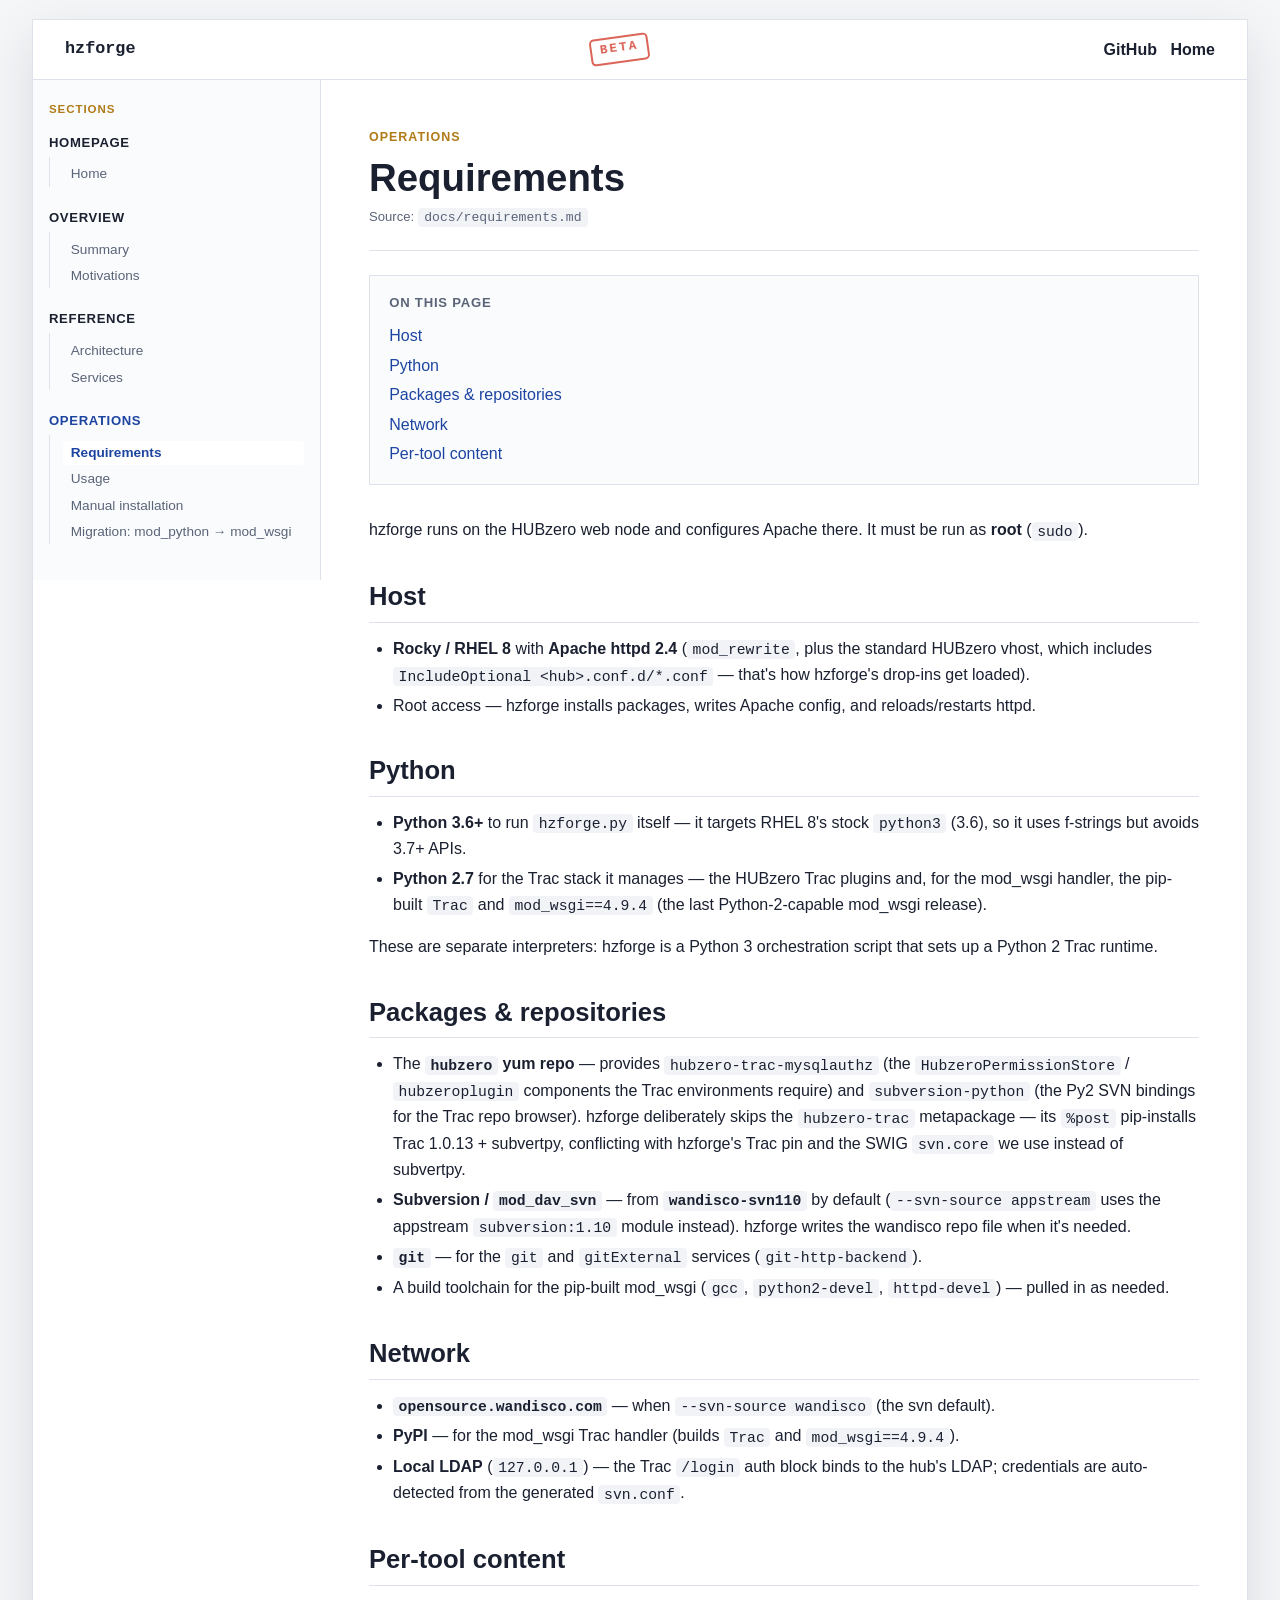
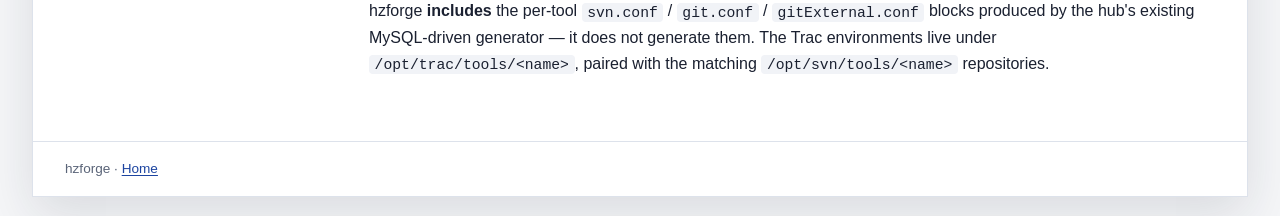
<file: gh-pages/public/operations/requirements/index.html>
<!doctype html>
<html lang="en">
<head>
  <meta charset="utf-8">
  <meta name="viewport" content="width=device-width, initial-scale=1">
  <title>Requirements | hzforge</title>
  <meta name="description" content="Prerequisites, command reference, manual install, and the mod_python → mod_wsgi migration.">
  <link rel="stylesheet" href="../../assets/site.css">
</head>
<body class="site-doc">
  <a class="skip-link" href="#main-content">Skip to main content</a>
  <div class="page-shell">
    <header class="site-header site-header--compact">
      <a class="brand" href="../../index.html">
        <span class="brand__name">hzforge</span>
      </a>
      <span class="site-header__beta" aria-label="Beta release">Beta</span>
      <nav class="top-nav" aria-label="Primary">
        <a href="https://github.com/hubzero/hzforge">GitHub</a>
        <a href="../../index.html">Home</a>
      </nav>
    </header>

    <main id="main-content" class="docs-layout" tabindex="-1">
      <aside class="docs-sidebar">
        <p class="docs-sidebar__eyebrow">Sections</p>
        <nav class="docs-nav" aria-label="Documentation">
<div class="docs-nav__group">
  <a class="docs-nav__group-title" href="../../index.html">Homepage</a>
  <ul class="docs-nav__list">
    <li><a class="docs-nav__item" href="../../index.html">Home</a></li>
  </ul>
</div>
<div class="docs-nav__group">
  <a class="docs-nav__group-title" href="../../overview/index.html">Overview</a>
  <ul class="docs-nav__list">
    <li><a class="docs-nav__item" href="../../overview/summary/index.html">Summary</a></li>
    <li><a class="docs-nav__item" href="../../overview/motivations/index.html">Motivations</a></li>
  </ul>
</div>
<div class="docs-nav__group">
  <a class="docs-nav__group-title" href="../../reference/index.html">Reference</a>
  <ul class="docs-nav__list">
    <li><a class="docs-nav__item" href="../../reference/architecture/index.html">Architecture</a></li>
    <li><a class="docs-nav__item" href="../../reference/services/index.html">Services</a></li>
  </ul>
</div>
<div class="docs-nav__group">
  <a class="docs-nav__group-title is-active" href="../index.html">Operations</a>
  <ul class="docs-nav__list">
    <li><a class="docs-nav__item is-active" href="index.html">Requirements</a></li>
    <li><a class="docs-nav__item" href="../usage/index.html">Usage</a></li>
    <li><a class="docs-nav__item" href="../manual-install/index.html">Manual installation</a></li>
    <li><a class="docs-nav__item" href="../migration/index.html">Migration: mod_python → mod_wsgi</a></li>
  </ul>
</div>
        </nav>
      </aside>

      <article class="docs-article">
        <header class="docs-article__header">
          <p class="eyebrow"><a href="../index.html">Operations</a></p>
          <h1>Requirements</h1>
          <p class="docs-article__source">Source: <code>docs/requirements.md</code></p>
        </header>
<nav class="toc" aria-label="On this page">
  <p class="toc__heading">On this page</p>
  <ul class="toc__list">
<li class="toc__item toc__item--level-2"><a href="#host">Host</a></li>
<li class="toc__item toc__item--level-2"><a href="#python">Python</a></li>
<li class="toc__item toc__item--level-2"><a href="#packages-repositories">Packages &amp; repositories</a></li>
<li class="toc__item toc__item--level-2"><a href="#network">Network</a></li>
<li class="toc__item toc__item--level-2"><a href="#per-tool-content">Per-tool content</a></li>
  </ul>
</nav>
        <div class="prose">
<p>hzforge runs on the HUBzero web node and configures Apache there. It must be run
as <strong>root</strong> (<code>sudo</code>).</p>
<h2 id="host">Host</h2>
<ul>
<li><strong>Rocky / RHEL 8</strong> with <strong>Apache httpd 2.4</strong> (<code>mod_rewrite</code>, plus the standard
HUBzero vhost, which includes <code>IncludeOptional &lt;hub&gt;.conf.d/*.conf</code> — that's how
hzforge's drop-ins get loaded).</li>
<li>Root access — hzforge installs packages, writes Apache config, and reloads/restarts
httpd.</li>
</ul>
<h2 id="python">Python</h2>
<ul>
<li><strong>Python 3.6+</strong> to run <code>hzforge.py</code> itself — it targets RHEL 8's stock <code>python3</code>
(3.6), so it uses f-strings but avoids 3.7+ APIs.</li>
<li><strong>Python 2.7</strong> for the Trac stack it manages — the HUBzero Trac plugins and, for the
mod_wsgi handler, the pip-built <code>Trac</code> and <code>mod_wsgi==4.9.4</code> (the last
Python-2-capable mod_wsgi release).</li>
</ul>
<p>These are separate interpreters: hzforge is a Python 3 orchestration script that sets
up a Python 2 Trac runtime.</p>
<h2 id="packages-repositories">Packages &amp; repositories</h2>
<ul>
<li>The <strong><code>hubzero</code> yum repo</strong> — provides <code>hubzero-trac-mysqlauthz</code>
(the <code>HubzeroPermissionStore</code> / <code>hubzeroplugin</code> components the Trac environments
require) and <code>subversion-python</code> (the Py2 SVN bindings for the Trac repo browser).
hzforge deliberately skips the <code>hubzero-trac</code> metapackage — its <code>%post</code>
pip-installs Trac 1.0.13 + subvertpy, conflicting with hzforge's Trac pin and
the SWIG <code>svn.core</code> we use instead of subvertpy.</li>
<li><strong>Subversion / <code>mod_dav_svn</code></strong> — from <strong><code>wandisco-svn110</code></strong> by default
(<code>--svn-source appstream</code> uses the appstream <code>subversion:1.10</code> module instead).
hzforge writes the wandisco repo file when it's needed.</li>
<li><strong><code>git</code></strong> — for the <code>git</code> and <code>gitExternal</code> services (<code>git-http-backend</code>).</li>
<li>A build toolchain for the pip-built mod_wsgi (<code>gcc</code>, <code>python2-devel</code>, <code>httpd-devel</code>)
— pulled in as needed.</li>
</ul>
<h2 id="network">Network</h2>
<ul>
<li><strong><code>opensource.wandisco.com</code></strong> — when <code>--svn-source wandisco</code> (the svn default).</li>
<li><strong>PyPI</strong> — for the mod_wsgi Trac handler (builds <code>Trac</code> and <code>mod_wsgi==4.9.4</code>).</li>
<li><strong>Local LDAP</strong> (<code>127.0.0.1</code>) — the Trac <code>/login</code> auth block binds to the hub's LDAP;
credentials are auto-detected from the generated <code>svn.conf</code>.</li>
</ul>
<h2 id="per-tool-content">Per-tool content</h2>
<p>hzforge <strong>includes</strong> the per-tool <code>svn.conf</code> / <code>git.conf</code> / <code>gitExternal.conf</code> blocks
produced by the hub's existing MySQL-driven generator — it does not generate them. The
Trac environments live under <code>/opt/trac/tools/&lt;name&gt;</code>, paired with the matching
<code>/opt/svn/tools/&lt;name&gt;</code> repositories.</p>

        </div>
      </article>
    </main>

    <footer class="site-footer">
      <p>hzforge · <a href="../../index.html">Home</a></p>
    </footer>
  </div>
</body>
</html>
</file>
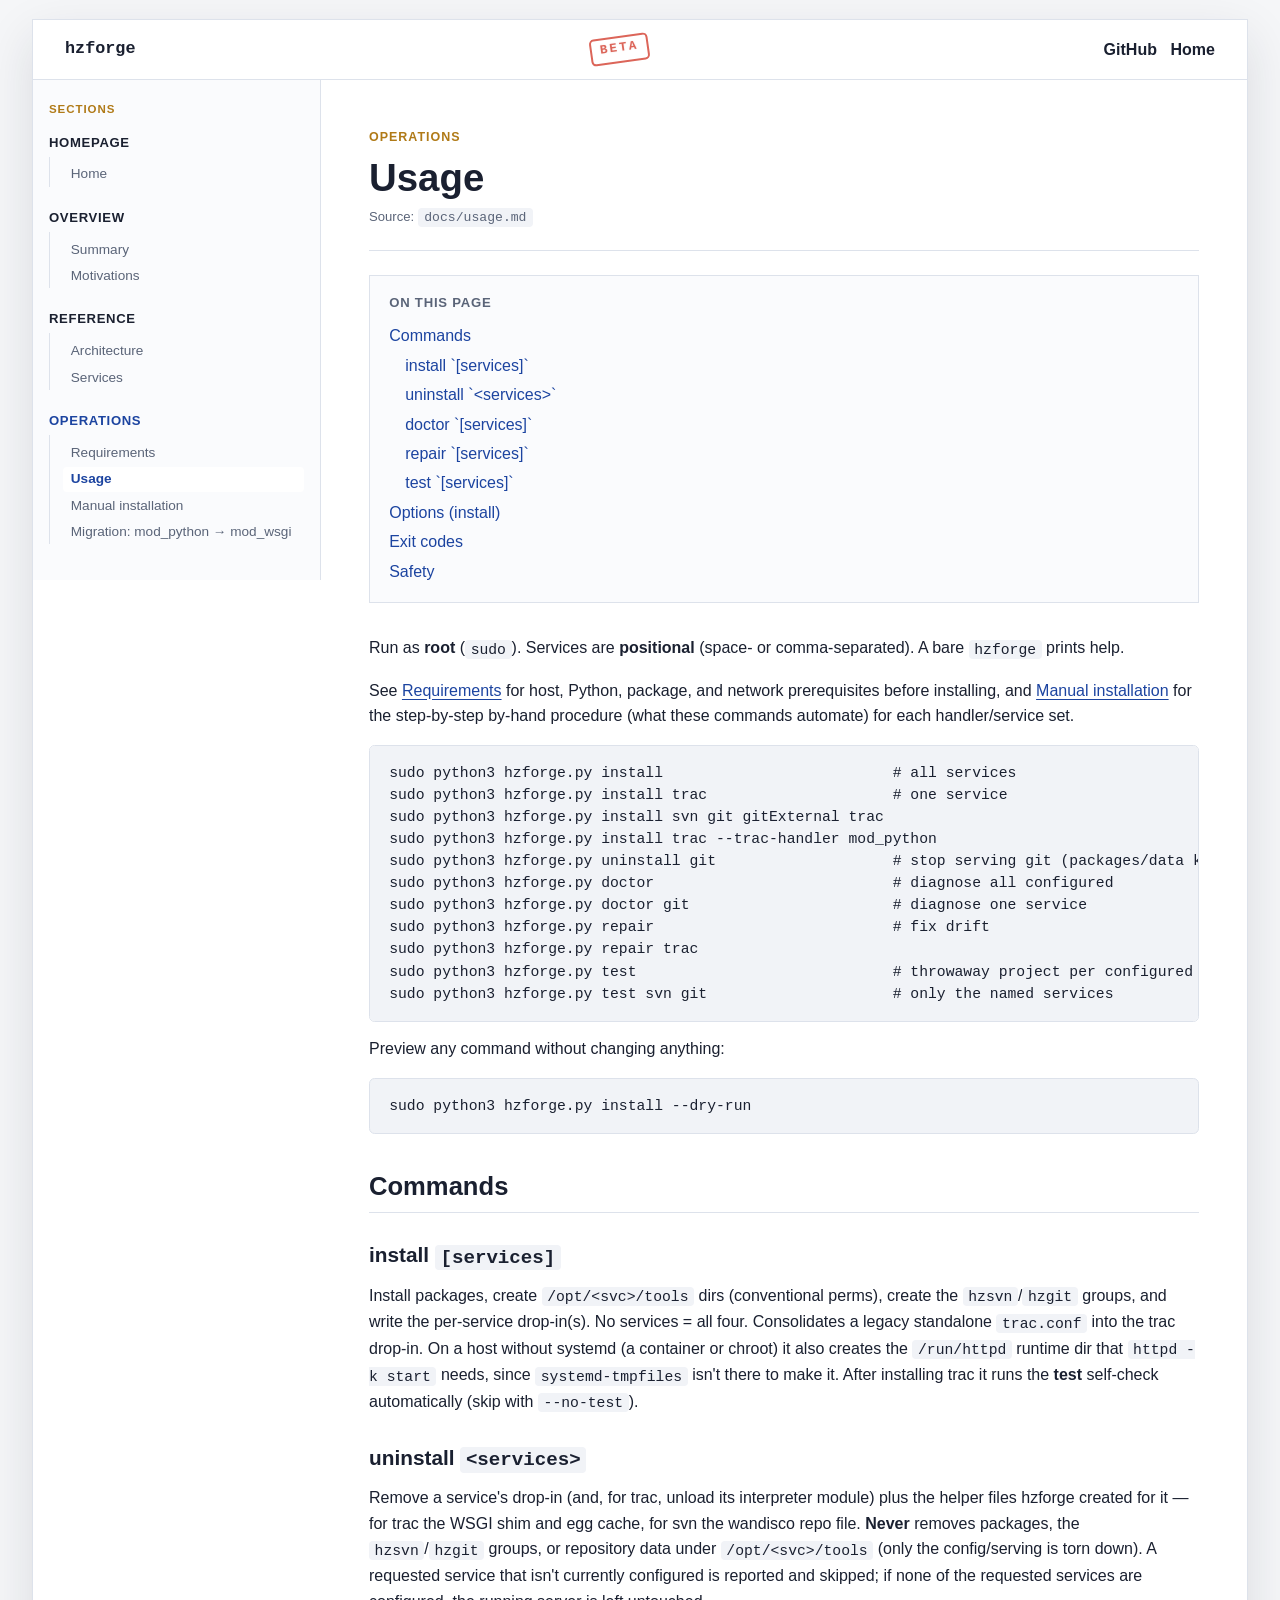
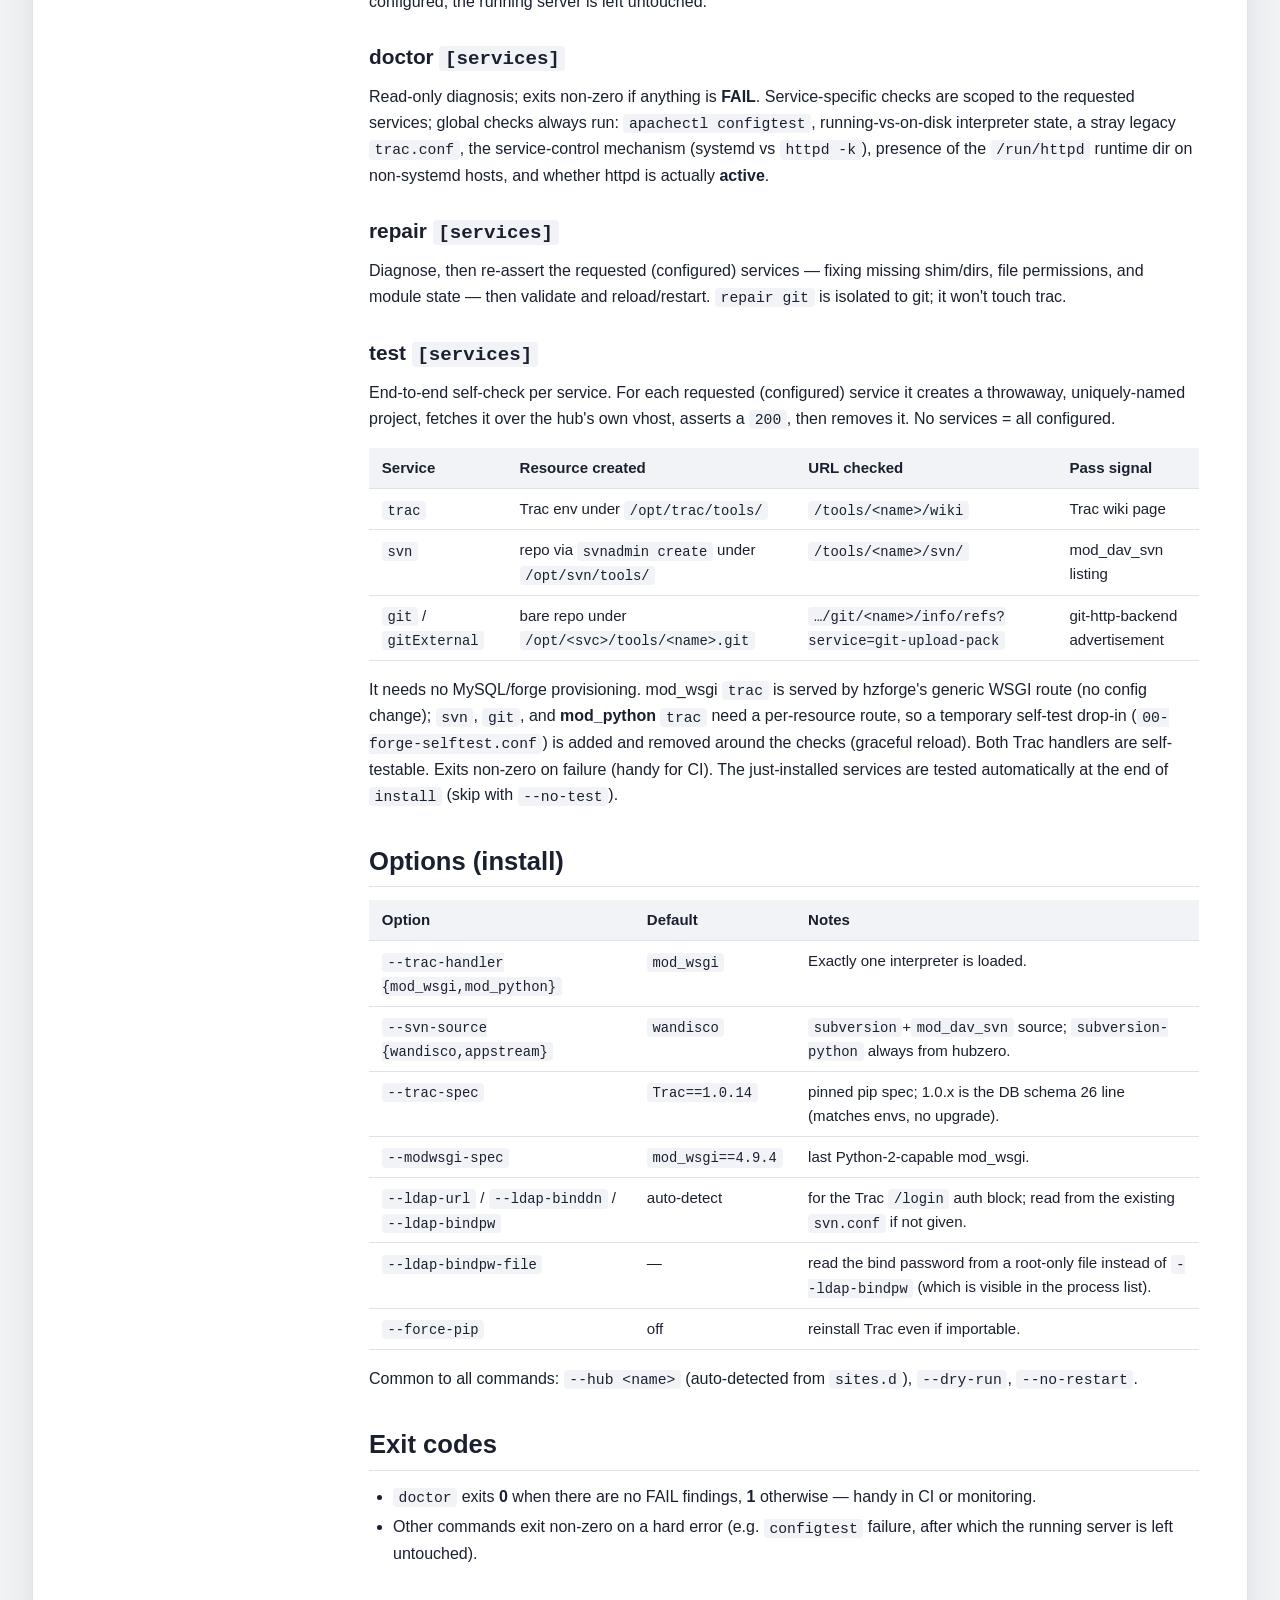
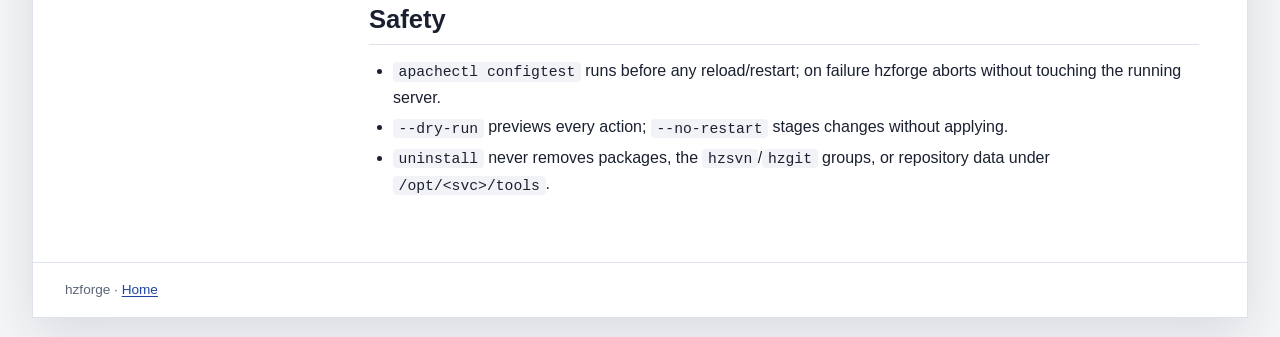
<file: gh-pages/public/operations/usage/index.html>
<!doctype html>
<html lang="en">
<head>
  <meta charset="utf-8">
  <meta name="viewport" content="width=device-width, initial-scale=1">
  <title>Usage | hzforge</title>
  <meta name="description" content="Prerequisites, command reference, manual install, and the mod_python → mod_wsgi migration.">
  <link rel="stylesheet" href="../../assets/site.css">
</head>
<body class="site-doc">
  <a class="skip-link" href="#main-content">Skip to main content</a>
  <div class="page-shell">
    <header class="site-header site-header--compact">
      <a class="brand" href="../../index.html">
        <span class="brand__name">hzforge</span>
      </a>
      <span class="site-header__beta" aria-label="Beta release">Beta</span>
      <nav class="top-nav" aria-label="Primary">
        <a href="https://github.com/hubzero/hzforge">GitHub</a>
        <a href="../../index.html">Home</a>
      </nav>
    </header>

    <main id="main-content" class="docs-layout" tabindex="-1">
      <aside class="docs-sidebar">
        <p class="docs-sidebar__eyebrow">Sections</p>
        <nav class="docs-nav" aria-label="Documentation">
<div class="docs-nav__group">
  <a class="docs-nav__group-title" href="../../index.html">Homepage</a>
  <ul class="docs-nav__list">
    <li><a class="docs-nav__item" href="../../index.html">Home</a></li>
  </ul>
</div>
<div class="docs-nav__group">
  <a class="docs-nav__group-title" href="../../overview/index.html">Overview</a>
  <ul class="docs-nav__list">
    <li><a class="docs-nav__item" href="../../overview/summary/index.html">Summary</a></li>
    <li><a class="docs-nav__item" href="../../overview/motivations/index.html">Motivations</a></li>
  </ul>
</div>
<div class="docs-nav__group">
  <a class="docs-nav__group-title" href="../../reference/index.html">Reference</a>
  <ul class="docs-nav__list">
    <li><a class="docs-nav__item" href="../../reference/architecture/index.html">Architecture</a></li>
    <li><a class="docs-nav__item" href="../../reference/services/index.html">Services</a></li>
  </ul>
</div>
<div class="docs-nav__group">
  <a class="docs-nav__group-title is-active" href="../index.html">Operations</a>
  <ul class="docs-nav__list">
    <li><a class="docs-nav__item" href="../requirements/index.html">Requirements</a></li>
    <li><a class="docs-nav__item is-active" href="index.html">Usage</a></li>
    <li><a class="docs-nav__item" href="../manual-install/index.html">Manual installation</a></li>
    <li><a class="docs-nav__item" href="../migration/index.html">Migration: mod_python → mod_wsgi</a></li>
  </ul>
</div>
        </nav>
      </aside>

      <article class="docs-article">
        <header class="docs-article__header">
          <p class="eyebrow"><a href="../index.html">Operations</a></p>
          <h1>Usage</h1>
          <p class="docs-article__source">Source: <code>docs/usage.md</code></p>
        </header>
<nav class="toc" aria-label="On this page">
  <p class="toc__heading">On this page</p>
  <ul class="toc__list">
<li class="toc__item toc__item--level-2"><a href="#commands">Commands</a></li>
<li class="toc__item toc__item--level-3"><a href="#install-services">install `[services]`</a></li>
<li class="toc__item toc__item--level-3"><a href="#uninstall-services">uninstall `&lt;services&gt;`</a></li>
<li class="toc__item toc__item--level-3"><a href="#doctor-services">doctor `[services]`</a></li>
<li class="toc__item toc__item--level-3"><a href="#repair-services">repair `[services]`</a></li>
<li class="toc__item toc__item--level-3"><a href="#test-services">test `[services]`</a></li>
<li class="toc__item toc__item--level-2"><a href="#options-install">Options (install)</a></li>
<li class="toc__item toc__item--level-2"><a href="#exit-codes">Exit codes</a></li>
<li class="toc__item toc__item--level-2"><a href="#safety">Safety</a></li>
  </ul>
</nav>
        <div class="prose">
<p>Run as <strong>root</strong> (<code>sudo</code>). Services are <strong>positional</strong> (space- or comma-separated).
A bare <code>hzforge</code> prints help.</p>
<p>See <a href="../requirements/">Requirements</a> for host, Python, package, and network
prerequisites before installing, and <a href="../manual-install/">Manual installation</a> for the
step-by-step by-hand procedure (what these commands automate) for each handler/service set.</p>
<pre><code>sudo python3 hzforge.py install                          # all services
sudo python3 hzforge.py install trac                     # one service
sudo python3 hzforge.py install svn git gitExternal trac
sudo python3 hzforge.py install trac --trac-handler mod_python
sudo python3 hzforge.py uninstall git                    # stop serving git (packages/data kept)
sudo python3 hzforge.py doctor                           # diagnose all configured
sudo python3 hzforge.py doctor git                       # diagnose one service
sudo python3 hzforge.py repair                           # fix drift
sudo python3 hzforge.py repair trac
sudo python3 hzforge.py test                             # throwaway project per configured service, verify, remove
sudo python3 hzforge.py test svn git                     # only the named services
</code></pre>
<p>Preview any command without changing anything:</p>
<pre><code>sudo python3 hzforge.py install --dry-run
</code></pre>
<h2 id="commands">Commands</h2>
<h3 id="install-services">install <code>[services]</code></h3>
<p>Install packages, create <code>/opt/&lt;svc&gt;/tools</code> dirs (conventional perms), create the
<code>hzsvn</code>/<code>hzgit</code> groups, and write the per-service drop-in(s). No services = all
four. Consolidates a legacy standalone <code>trac.conf</code> into the trac drop-in. On a host
without systemd (a container or chroot) it also creates the <code>/run/httpd</code> runtime dir
that <code>httpd -k start</code> needs, since <code>systemd-tmpfiles</code> isn't there to make it. After
installing trac it runs the <strong>test</strong> self-check automatically (skip with
<code>--no-test</code>).</p>
<h3 id="uninstall-services">uninstall <code>&lt;services&gt;</code></h3>
<p>Remove a service's drop-in (and, for trac, unload its interpreter module) plus the
helper files hzforge created for it — for trac the WSGI shim and egg cache, for svn
the wandisco repo file. <strong>Never</strong> removes packages, the <code>hzsvn</code>/<code>hzgit</code> groups, or
repository data under <code>/opt/&lt;svc&gt;/tools</code> (only the config/serving is torn down). A
requested service that isn't currently configured is reported and skipped; if none
of the requested services are configured, the running server is left untouched.</p>
<h3 id="doctor-services">doctor <code>[services]</code></h3>
<p>Read-only diagnosis; exits non-zero if anything is <strong>FAIL</strong>. Service-specific checks
are scoped to the requested services; global checks always run: <code>apachectl configtest</code>, running-vs-on-disk interpreter state, a stray legacy <code>trac.conf</code>, the
service-control mechanism (systemd vs <code>httpd -k</code>), presence of the <code>/run/httpd</code>
runtime dir on non-systemd hosts, and whether httpd is actually <strong>active</strong>.</p>
<h3 id="repair-services">repair <code>[services]</code></h3>
<p>Diagnose, then re-assert the requested (configured) services — fixing missing
shim/dirs, file permissions, and module state — then validate and reload/restart.
<code>repair git</code> is isolated to git; it won't touch trac.</p>
<h3 id="test-services">test <code>[services]</code></h3>
<p>End-to-end self-check per service. For each requested (configured) service it creates
a throwaway, uniquely-named project, fetches it over the hub's own vhost, asserts a
<code>200</code>, then removes it. No services = all configured.</p>
<table>
<thead>
<tr>
<th>Service</th>
<th>Resource created</th>
<th>URL checked</th>
<th>Pass signal</th>
</tr>
</thead>
<tbody>
<tr>
<td><code>trac</code></td>
<td>Trac env under <code>/opt/trac/tools/</code></td>
<td><code>/tools/&lt;name&gt;/wiki</code></td>
<td>Trac wiki page</td>
</tr>
<tr>
<td><code>svn</code></td>
<td>repo via <code>svnadmin create</code> under <code>/opt/svn/tools/</code></td>
<td><code>/tools/&lt;name&gt;/svn/</code></td>
<td>mod_dav_svn listing</td>
</tr>
<tr>
<td><code>git</code> / <code>gitExternal</code></td>
<td>bare repo under <code>/opt/&lt;svc&gt;/tools/&lt;name&gt;.git</code></td>
<td><code>…/git/&lt;name&gt;/info/refs?service=git-upload-pack</code></td>
<td>git-http-backend advertisement</td>
</tr>
</tbody>
</table>
<p>It needs no MySQL/forge provisioning. mod_wsgi <code>trac</code> is served by hzforge's generic WSGI
route (no config change); <code>svn</code>, <code>git</code>, and <strong>mod_python</strong> <code>trac</code> need a per-resource
route, so a temporary self-test drop-in (<code>00-forge-selftest.conf</code>) is added and removed
around the checks (graceful reload). Both Trac handlers are self-testable. Exits non-zero
on failure (handy for CI). The just-installed services are tested automatically at the end
of <code>install</code> (skip with <code>--no-test</code>).</p>
<h2 id="options-install">Options (install)</h2>
<table>
<thead>
<tr>
<th>Option</th>
<th>Default</th>
<th>Notes</th>
</tr>
</thead>
<tbody>
<tr>
<td><code>--trac-handler {mod_wsgi,mod_python}</code></td>
<td><code>mod_wsgi</code></td>
<td>Exactly one interpreter is loaded.</td>
</tr>
<tr>
<td><code>--svn-source {wandisco,appstream}</code></td>
<td><code>wandisco</code></td>
<td><code>subversion</code>+<code>mod_dav_svn</code> source; <code>subversion-python</code> always from hubzero.</td>
</tr>
<tr>
<td><code>--trac-spec</code></td>
<td><code>Trac==1.0.14</code></td>
<td>pinned pip spec; 1.0.x is the DB schema 26 line (matches envs, no upgrade).</td>
</tr>
<tr>
<td><code>--modwsgi-spec</code></td>
<td><code>mod_wsgi==4.9.4</code></td>
<td>last Python-2-capable mod_wsgi.</td>
</tr>
<tr>
<td><code>--ldap-url</code> / <code>--ldap-binddn</code> / <code>--ldap-bindpw</code></td>
<td>auto-detect</td>
<td>for the Trac <code>/login</code> auth block; read from the existing <code>svn.conf</code> if not given.</td>
</tr>
<tr>
<td><code>--ldap-bindpw-file</code></td>
<td>—</td>
<td>read the bind password from a root-only file instead of <code>--ldap-bindpw</code> (which is visible in the process list).</td>
</tr>
<tr>
<td><code>--force-pip</code></td>
<td>off</td>
<td>reinstall Trac even if importable.</td>
</tr>
</tbody>
</table>
<p>Common to all commands: <code>--hub &lt;name&gt;</code> (auto-detected from <code>sites.d</code>),
<code>--dry-run</code>, <code>--no-restart</code>.</p>
<h2 id="exit-codes">Exit codes</h2>
<ul>
<li><code>doctor</code> exits <strong>0</strong> when there are no FAIL findings, <strong>1</strong> otherwise — handy in
CI or monitoring.</li>
<li>Other commands exit non-zero on a hard error (e.g. <code>configtest</code> failure, after
which the running server is left untouched).</li>
</ul>
<h2 id="safety">Safety</h2>
<ul>
<li><code>apachectl configtest</code> runs before any reload/restart; on failure hzforge aborts
without touching the running server.</li>
<li><code>--dry-run</code> previews every action; <code>--no-restart</code> stages changes without applying.</li>
<li><code>uninstall</code> never removes packages, the <code>hzsvn</code>/<code>hzgit</code> groups, or repository
data under <code>/opt/&lt;svc&gt;/tools</code>.</li>
</ul>

        </div>
      </article>
    </main>

    <footer class="site-footer">
      <p>hzforge · <a href="../../index.html">Home</a></p>
    </footer>
  </div>
</body>
</html>
</file>
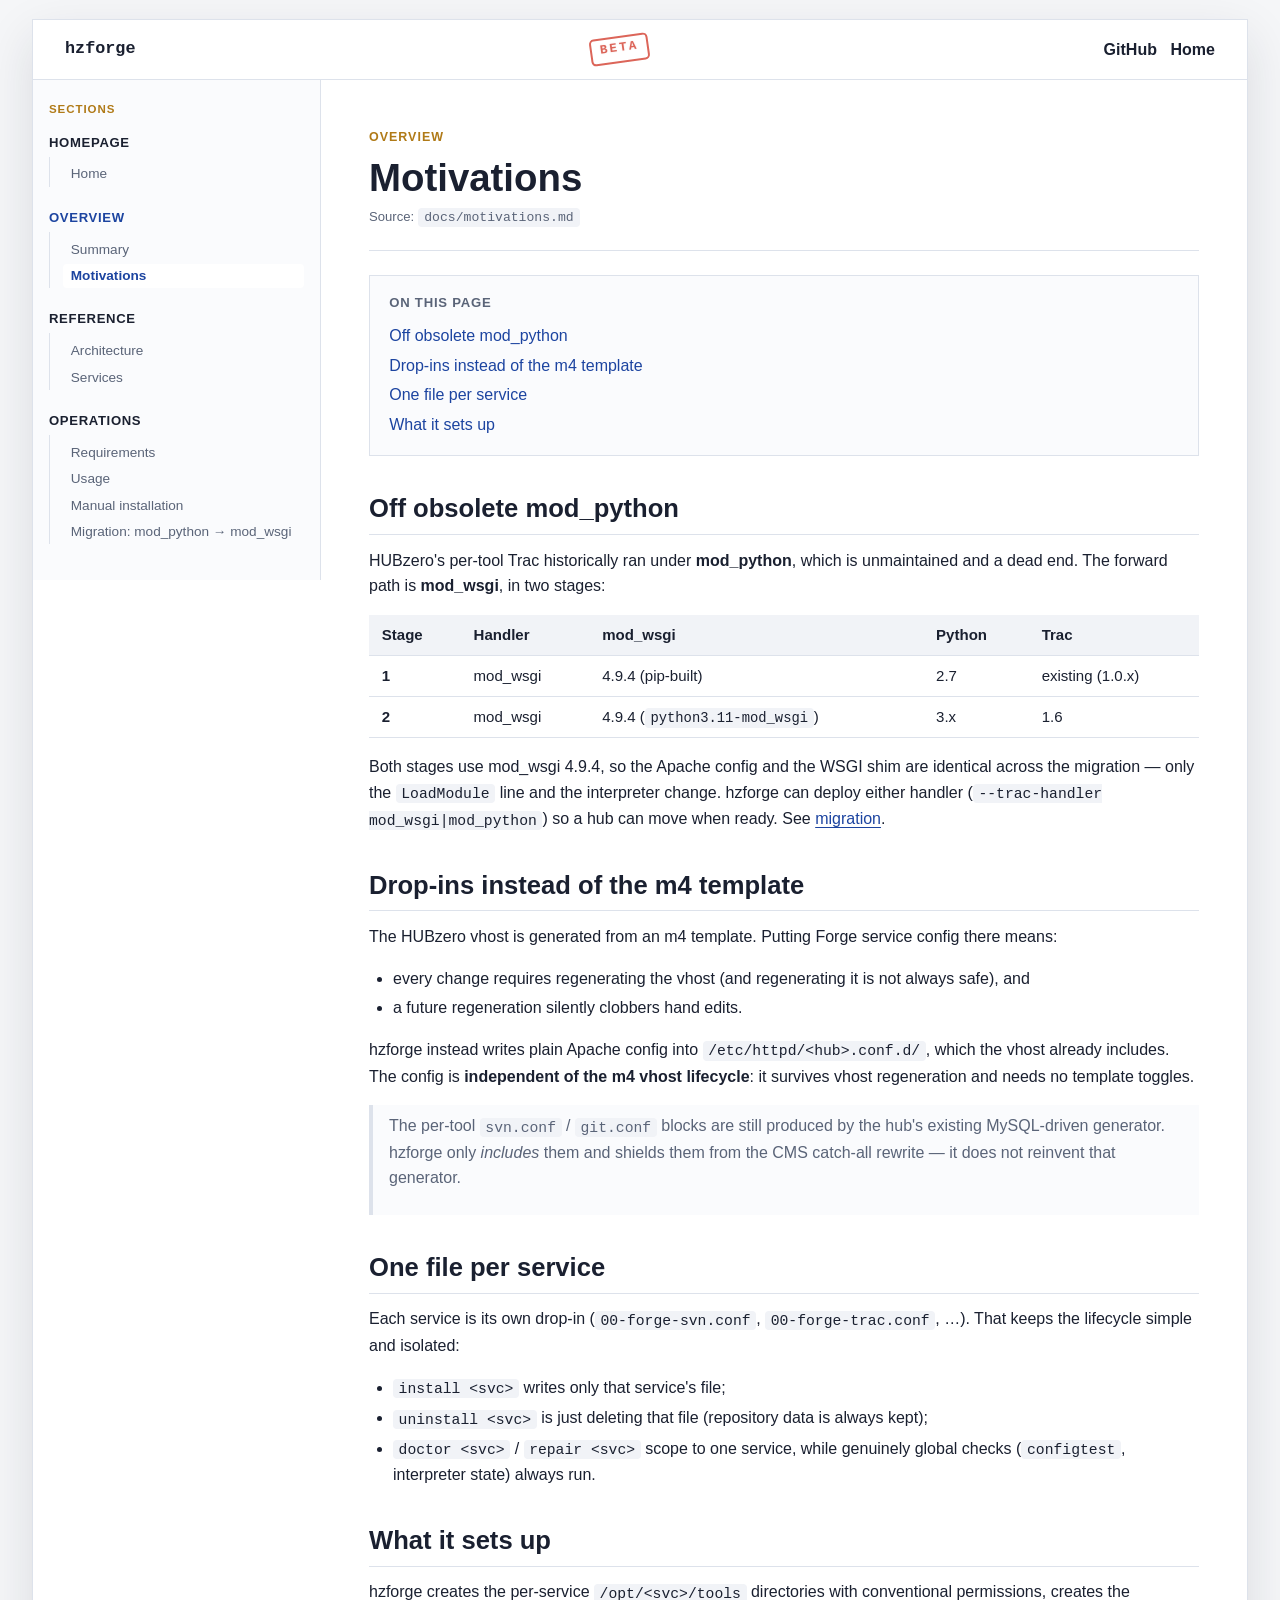
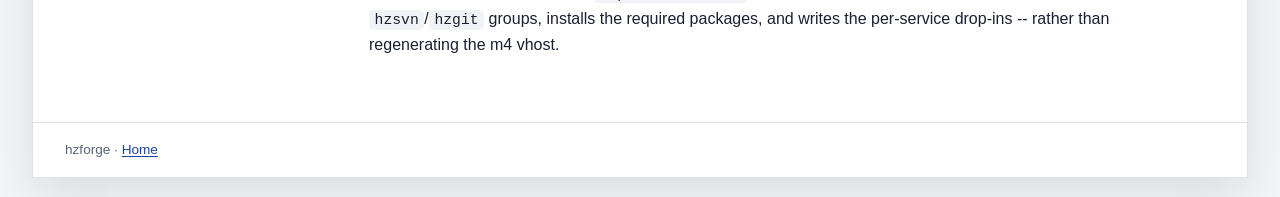
<file: gh-pages/public/overview/motivations/index.html>
<!doctype html>
<html lang="en">
<head>
  <meta charset="utf-8">
  <meta name="viewport" content="width=device-width, initial-scale=1">
  <title>Motivations | hzforge</title>
  <meta name="description" content="What hzforge is and why it works the way it does.">
  <link rel="stylesheet" href="../../assets/site.css">
</head>
<body class="site-doc">
  <a class="skip-link" href="#main-content">Skip to main content</a>
  <div class="page-shell">
    <header class="site-header site-header--compact">
      <a class="brand" href="../../index.html">
        <span class="brand__name">hzforge</span>
      </a>
      <span class="site-header__beta" aria-label="Beta release">Beta</span>
      <nav class="top-nav" aria-label="Primary">
        <a href="https://github.com/hubzero/hzforge">GitHub</a>
        <a href="../../index.html">Home</a>
      </nav>
    </header>

    <main id="main-content" class="docs-layout" tabindex="-1">
      <aside class="docs-sidebar">
        <p class="docs-sidebar__eyebrow">Sections</p>
        <nav class="docs-nav" aria-label="Documentation">
<div class="docs-nav__group">
  <a class="docs-nav__group-title" href="../../index.html">Homepage</a>
  <ul class="docs-nav__list">
    <li><a class="docs-nav__item" href="../../index.html">Home</a></li>
  </ul>
</div>
<div class="docs-nav__group">
  <a class="docs-nav__group-title is-active" href="../index.html">Overview</a>
  <ul class="docs-nav__list">
    <li><a class="docs-nav__item" href="../summary/index.html">Summary</a></li>
    <li><a class="docs-nav__item is-active" href="index.html">Motivations</a></li>
  </ul>
</div>
<div class="docs-nav__group">
  <a class="docs-nav__group-title" href="../../reference/index.html">Reference</a>
  <ul class="docs-nav__list">
    <li><a class="docs-nav__item" href="../../reference/architecture/index.html">Architecture</a></li>
    <li><a class="docs-nav__item" href="../../reference/services/index.html">Services</a></li>
  </ul>
</div>
<div class="docs-nav__group">
  <a class="docs-nav__group-title" href="../../operations/index.html">Operations</a>
  <ul class="docs-nav__list">
    <li><a class="docs-nav__item" href="../../operations/requirements/index.html">Requirements</a></li>
    <li><a class="docs-nav__item" href="../../operations/usage/index.html">Usage</a></li>
    <li><a class="docs-nav__item" href="../../operations/manual-install/index.html">Manual installation</a></li>
    <li><a class="docs-nav__item" href="../../operations/migration/index.html">Migration: mod_python → mod_wsgi</a></li>
  </ul>
</div>
        </nav>
      </aside>

      <article class="docs-article">
        <header class="docs-article__header">
          <p class="eyebrow"><a href="../index.html">Overview</a></p>
          <h1>Motivations</h1>
          <p class="docs-article__source">Source: <code>docs/motivations.md</code></p>
        </header>
<nav class="toc" aria-label="On this page">
  <p class="toc__heading">On this page</p>
  <ul class="toc__list">
<li class="toc__item toc__item--level-2"><a href="#off-obsolete-mod-python">Off obsolete mod_python</a></li>
<li class="toc__item toc__item--level-2"><a href="#drop-ins-instead-of-the-m4-template">Drop-ins instead of the m4 template</a></li>
<li class="toc__item toc__item--level-2"><a href="#one-file-per-service">One file per service</a></li>
<li class="toc__item toc__item--level-2"><a href="#what-it-sets-up">What it sets up</a></li>
  </ul>
</nav>
        <div class="prose">
<h2 id="off-obsolete-mod-python">Off obsolete mod_python</h2>
<p>HUBzero's per-tool Trac historically ran under <strong>mod_python</strong>, which is
unmaintained and a dead end. The forward path is <strong>mod_wsgi</strong>, in two stages:</p>
<table>
<thead>
<tr>
<th>Stage</th>
<th>Handler</th>
<th>mod_wsgi</th>
<th>Python</th>
<th>Trac</th>
</tr>
</thead>
<tbody>
<tr>
<td><strong>1</strong></td>
<td>mod_wsgi</td>
<td>4.9.4 (pip-built)</td>
<td>2.7</td>
<td>existing (1.0.x)</td>
</tr>
<tr>
<td><strong>2</strong></td>
<td>mod_wsgi</td>
<td>4.9.4 (<code>python3.11-mod_wsgi</code>)</td>
<td>3.x</td>
<td>1.6</td>
</tr>
</tbody>
</table>
<p>Both stages use mod_wsgi 4.9.4, so the Apache config and the WSGI shim are
identical across the migration — only the <code>LoadModule</code> line and the interpreter
change. hzforge can deploy either handler (<code>--trac-handler mod_wsgi|mod_python</code>)
so a hub can move when ready. See <a href="../../operations/migration/">migration</a>.</p>
<h2 id="drop-ins-instead-of-the-m4-template">Drop-ins instead of the m4 template</h2>
<p>The HUBzero vhost is generated from an m4 template. Putting Forge service
config there means:</p>
<ul>
<li>every change requires regenerating the vhost (and regenerating it is not always safe), and</li>
<li>a future regeneration silently clobbers hand edits.</li>
</ul>
<p>hzforge instead writes plain Apache config into <code>/etc/httpd/&lt;hub&gt;.conf.d/</code>, which
the vhost already includes. The config is <strong>independent of the m4 vhost
lifecycle</strong>: it survives vhost regeneration and needs no template toggles.</p>
<blockquote>
<p>The per-tool <code>svn.conf</code> / <code>git.conf</code> blocks are still produced by the hub's
existing MySQL-driven generator. hzforge only <em>includes</em> them and shields them
from the CMS catch-all rewrite — it does not reinvent that generator.</p>
</blockquote>
<h2 id="one-file-per-service">One file per service</h2>
<p>Each service is its own drop-in (<code>00-forge-svn.conf</code>, <code>00-forge-trac.conf</code>, …).
That keeps the lifecycle simple and isolated:</p>
<ul>
<li><code>install &lt;svc&gt;</code> writes only that service's file;</li>
<li><code>uninstall &lt;svc&gt;</code> is just deleting that file (repository data is always kept);</li>
<li><code>doctor &lt;svc&gt;</code> / <code>repair &lt;svc&gt;</code> scope to one service, while genuinely global
checks (<code>configtest</code>, interpreter state) always run.</li>
</ul>
<h2 id="what-it-sets-up">What it sets up</h2>
<p>hzforge creates the per-service <code>/opt/&lt;svc&gt;/tools</code> directories with conventional
permissions, creates the <code>hzsvn</code>/<code>hzgit</code> groups, installs the required packages, and
writes the per-service drop-ins -- rather than regenerating the m4 vhost.</p>

        </div>
      </article>
    </main>

    <footer class="site-footer">
      <p>hzforge · <a href="../../index.html">Home</a></p>
    </footer>
  </div>
</body>
</html>
</file>
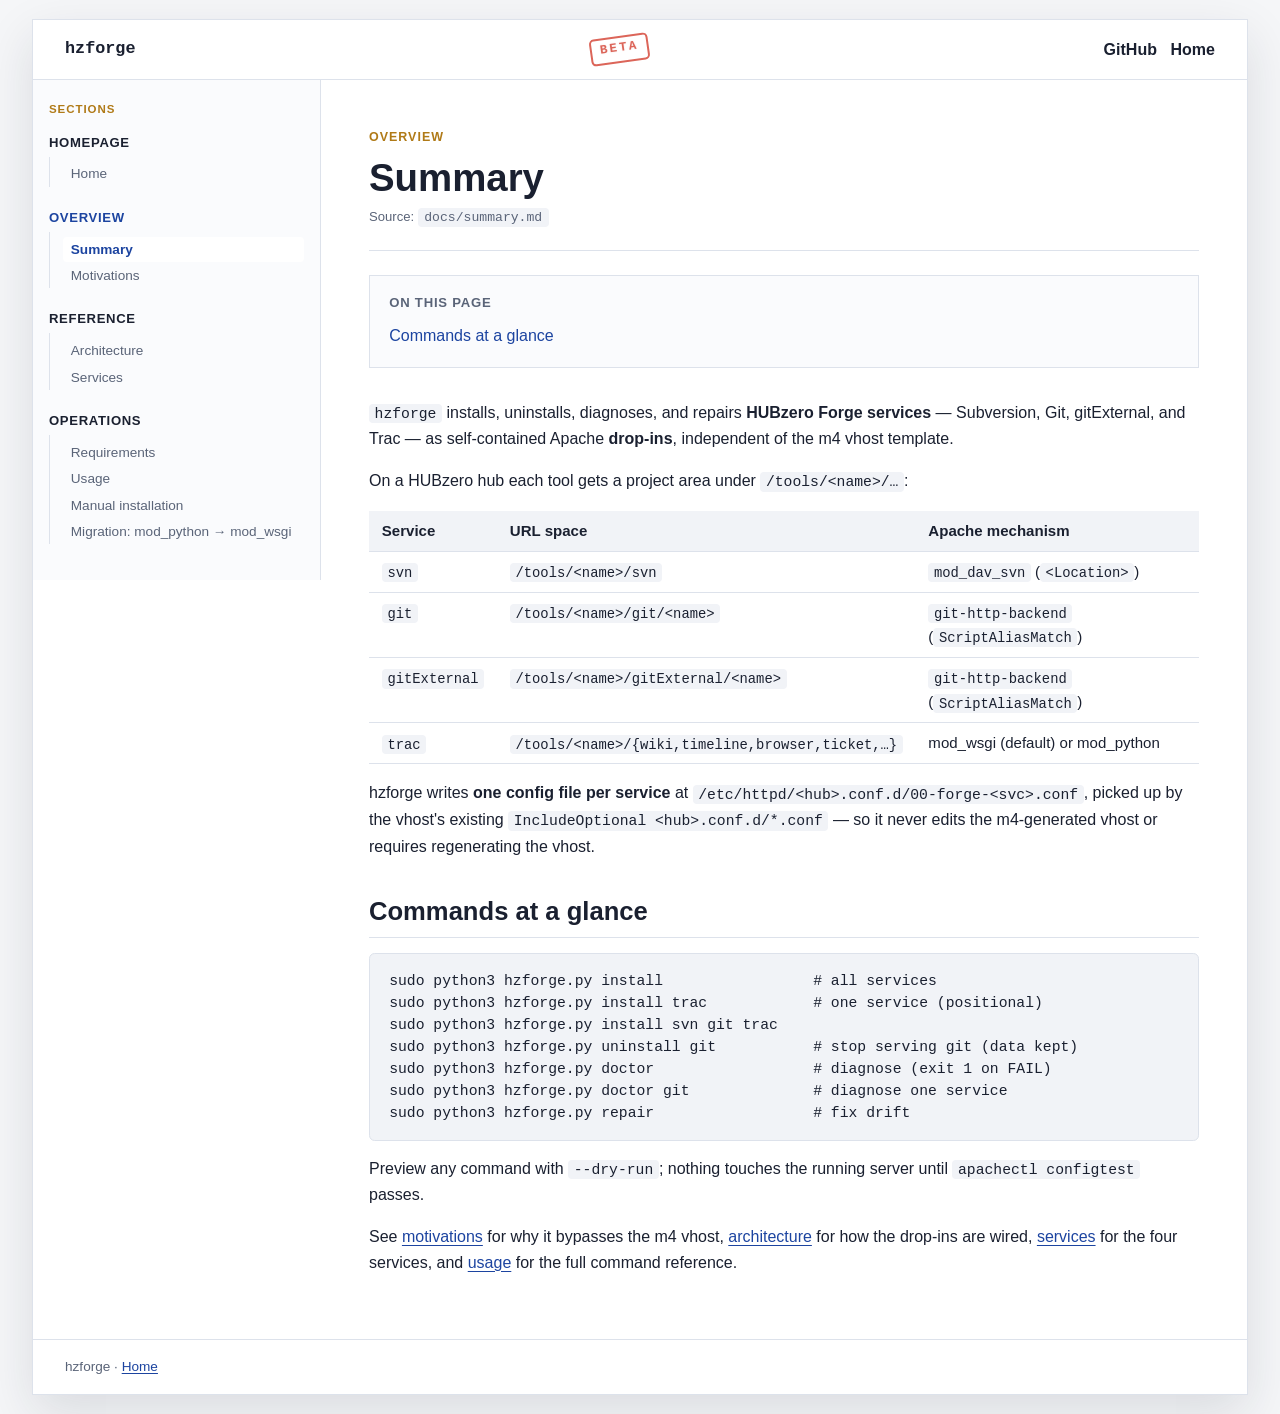
<file: gh-pages/public/overview/summary/index.html>
<!doctype html>
<html lang="en">
<head>
  <meta charset="utf-8">
  <meta name="viewport" content="width=device-width, initial-scale=1">
  <title>Summary | hzforge</title>
  <meta name="description" content="What hzforge is and why it works the way it does.">
  <link rel="stylesheet" href="../../assets/site.css">
</head>
<body class="site-doc">
  <a class="skip-link" href="#main-content">Skip to main content</a>
  <div class="page-shell">
    <header class="site-header site-header--compact">
      <a class="brand" href="../../index.html">
        <span class="brand__name">hzforge</span>
      </a>
      <span class="site-header__beta" aria-label="Beta release">Beta</span>
      <nav class="top-nav" aria-label="Primary">
        <a href="https://github.com/hubzero/hzforge">GitHub</a>
        <a href="../../index.html">Home</a>
      </nav>
    </header>

    <main id="main-content" class="docs-layout" tabindex="-1">
      <aside class="docs-sidebar">
        <p class="docs-sidebar__eyebrow">Sections</p>
        <nav class="docs-nav" aria-label="Documentation">
<div class="docs-nav__group">
  <a class="docs-nav__group-title" href="../../index.html">Homepage</a>
  <ul class="docs-nav__list">
    <li><a class="docs-nav__item" href="../../index.html">Home</a></li>
  </ul>
</div>
<div class="docs-nav__group">
  <a class="docs-nav__group-title is-active" href="../index.html">Overview</a>
  <ul class="docs-nav__list">
    <li><a class="docs-nav__item is-active" href="index.html">Summary</a></li>
    <li><a class="docs-nav__item" href="../motivations/index.html">Motivations</a></li>
  </ul>
</div>
<div class="docs-nav__group">
  <a class="docs-nav__group-title" href="../../reference/index.html">Reference</a>
  <ul class="docs-nav__list">
    <li><a class="docs-nav__item" href="../../reference/architecture/index.html">Architecture</a></li>
    <li><a class="docs-nav__item" href="../../reference/services/index.html">Services</a></li>
  </ul>
</div>
<div class="docs-nav__group">
  <a class="docs-nav__group-title" href="../../operations/index.html">Operations</a>
  <ul class="docs-nav__list">
    <li><a class="docs-nav__item" href="../../operations/requirements/index.html">Requirements</a></li>
    <li><a class="docs-nav__item" href="../../operations/usage/index.html">Usage</a></li>
    <li><a class="docs-nav__item" href="../../operations/manual-install/index.html">Manual installation</a></li>
    <li><a class="docs-nav__item" href="../../operations/migration/index.html">Migration: mod_python → mod_wsgi</a></li>
  </ul>
</div>
        </nav>
      </aside>

      <article class="docs-article">
        <header class="docs-article__header">
          <p class="eyebrow"><a href="../index.html">Overview</a></p>
          <h1>Summary</h1>
          <p class="docs-article__source">Source: <code>docs/summary.md</code></p>
        </header>
<nav class="toc" aria-label="On this page">
  <p class="toc__heading">On this page</p>
  <ul class="toc__list">
<li class="toc__item toc__item--level-2"><a href="#commands-at-a-glance">Commands at a glance</a></li>
  </ul>
</nav>
        <div class="prose">
<p><code>hzforge</code> installs, uninstalls, diagnoses, and repairs <strong>HUBzero Forge
services</strong> — Subversion, Git, gitExternal, and Trac — as self-contained Apache
<strong>drop-ins</strong>, independent of the m4 vhost template.</p>
<p>On a HUBzero hub each tool gets a project area under <code>/tools/&lt;name&gt;/…</code>:</p>
<table>
<thead>
<tr>
<th>Service</th>
<th>URL space</th>
<th>Apache mechanism</th>
</tr>
</thead>
<tbody>
<tr>
<td><code>svn</code></td>
<td><code>/tools/&lt;name&gt;/svn</code></td>
<td><code>mod_dav_svn</code> (<code>&lt;Location&gt;</code>)</td>
</tr>
<tr>
<td><code>git</code></td>
<td><code>/tools/&lt;name&gt;/git/&lt;name&gt;</code></td>
<td><code>git-http-backend</code> (<code>ScriptAliasMatch</code>)</td>
</tr>
<tr>
<td><code>gitExternal</code></td>
<td><code>/tools/&lt;name&gt;/gitExternal/&lt;name&gt;</code></td>
<td><code>git-http-backend</code> (<code>ScriptAliasMatch</code>)</td>
</tr>
<tr>
<td><code>trac</code></td>
<td><code>/tools/&lt;name&gt;/{wiki,timeline,browser,ticket,…}</code></td>
<td>mod_wsgi (default) or mod_python</td>
</tr>
</tbody>
</table>
<p>hzforge writes <strong>one config file per service</strong> at
<code>/etc/httpd/&lt;hub&gt;.conf.d/00-forge-&lt;svc&gt;.conf</code>, picked up by the vhost's existing
<code>IncludeOptional &lt;hub&gt;.conf.d/*.conf</code> — so it never edits the m4-generated vhost
or requires regenerating the vhost.</p>
<h2 id="commands-at-a-glance">Commands at a glance</h2>
<pre><code>sudo python3 hzforge.py install                 # all services
sudo python3 hzforge.py install trac            # one service (positional)
sudo python3 hzforge.py install svn git trac
sudo python3 hzforge.py uninstall git           # stop serving git (data kept)
sudo python3 hzforge.py doctor                  # diagnose (exit 1 on FAIL)
sudo python3 hzforge.py doctor git              # diagnose one service
sudo python3 hzforge.py repair                  # fix drift
</code></pre>
<p>Preview any command with <code>--dry-run</code>; nothing touches the running server until
<code>apachectl configtest</code> passes.</p>
<p>See <strong><a href="../motivations/">motivations</a></strong> for why it bypasses the m4 vhost,
<strong><a href="../../reference/architecture/">architecture</a></strong> for how the drop-ins are wired,
<strong><a href="../../reference/services/">services</a></strong> for the four services, and
<strong><a href="../../operations/usage/">usage</a></strong> for the full command reference.</p>

        </div>
      </article>
    </main>

    <footer class="site-footer">
      <p>hzforge · <a href="../../index.html">Home</a></p>
    </footer>
  </div>
</body>
</html>
</file>
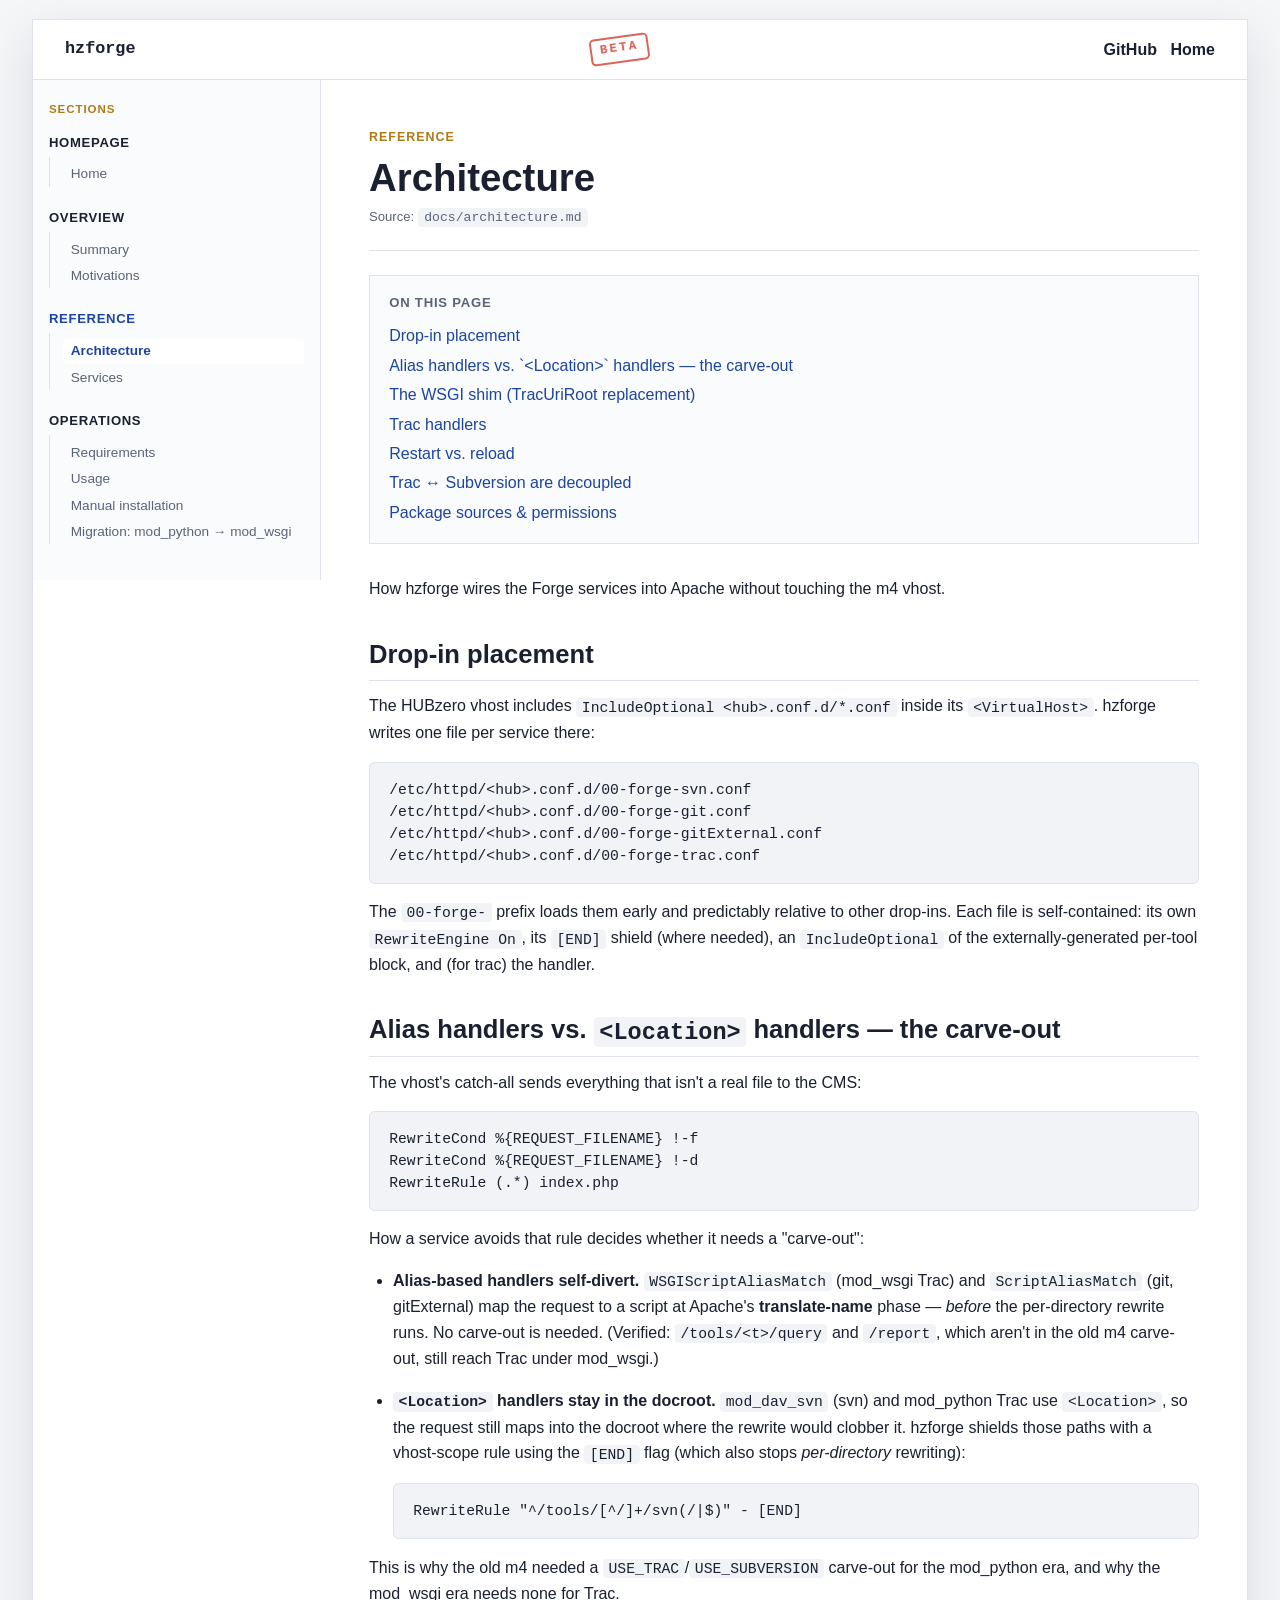
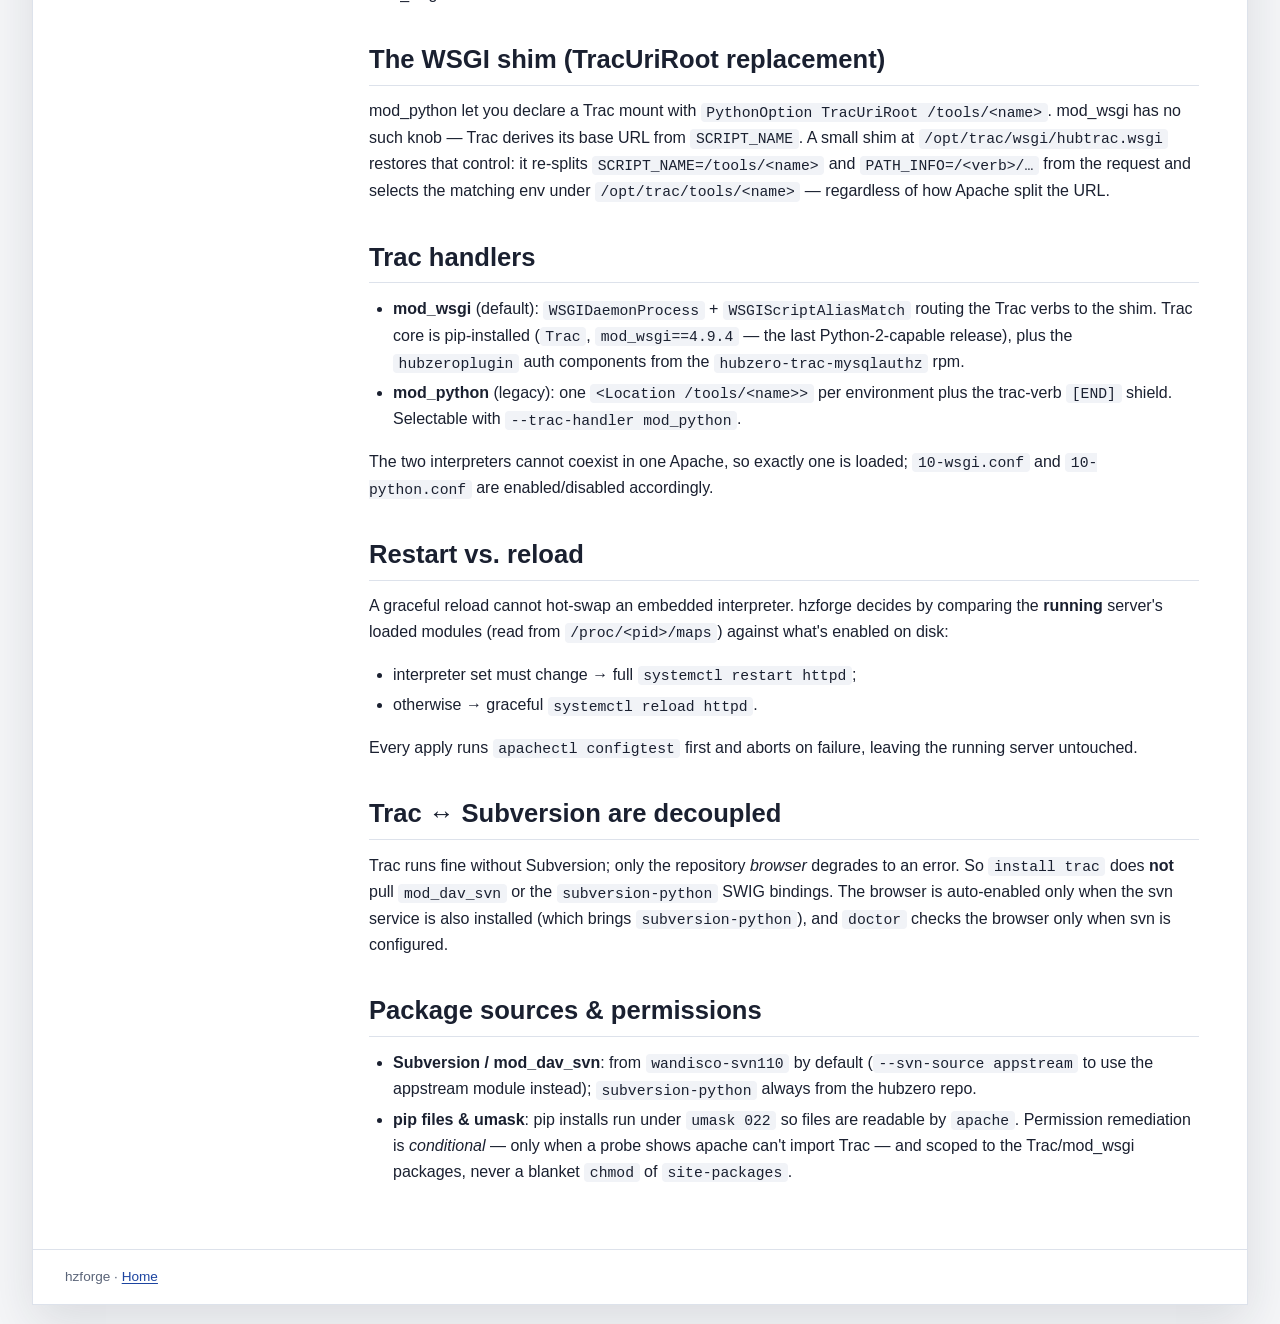
<file: gh-pages/public/reference/architecture/index.html>
<!doctype html>
<html lang="en">
<head>
  <meta charset="utf-8">
  <meta name="viewport" content="width=device-width, initial-scale=1">
  <title>Architecture | hzforge</title>
  <meta name="description" content="How the drop-ins are wired, and the four Forge services.">
  <link rel="stylesheet" href="../../assets/site.css">
</head>
<body class="site-doc">
  <a class="skip-link" href="#main-content">Skip to main content</a>
  <div class="page-shell">
    <header class="site-header site-header--compact">
      <a class="brand" href="../../index.html">
        <span class="brand__name">hzforge</span>
      </a>
      <span class="site-header__beta" aria-label="Beta release">Beta</span>
      <nav class="top-nav" aria-label="Primary">
        <a href="https://github.com/hubzero/hzforge">GitHub</a>
        <a href="../../index.html">Home</a>
      </nav>
    </header>

    <main id="main-content" class="docs-layout" tabindex="-1">
      <aside class="docs-sidebar">
        <p class="docs-sidebar__eyebrow">Sections</p>
        <nav class="docs-nav" aria-label="Documentation">
<div class="docs-nav__group">
  <a class="docs-nav__group-title" href="../../index.html">Homepage</a>
  <ul class="docs-nav__list">
    <li><a class="docs-nav__item" href="../../index.html">Home</a></li>
  </ul>
</div>
<div class="docs-nav__group">
  <a class="docs-nav__group-title" href="../../overview/index.html">Overview</a>
  <ul class="docs-nav__list">
    <li><a class="docs-nav__item" href="../../overview/summary/index.html">Summary</a></li>
    <li><a class="docs-nav__item" href="../../overview/motivations/index.html">Motivations</a></li>
  </ul>
</div>
<div class="docs-nav__group">
  <a class="docs-nav__group-title is-active" href="../index.html">Reference</a>
  <ul class="docs-nav__list">
    <li><a class="docs-nav__item is-active" href="index.html">Architecture</a></li>
    <li><a class="docs-nav__item" href="../services/index.html">Services</a></li>
  </ul>
</div>
<div class="docs-nav__group">
  <a class="docs-nav__group-title" href="../../operations/index.html">Operations</a>
  <ul class="docs-nav__list">
    <li><a class="docs-nav__item" href="../../operations/requirements/index.html">Requirements</a></li>
    <li><a class="docs-nav__item" href="../../operations/usage/index.html">Usage</a></li>
    <li><a class="docs-nav__item" href="../../operations/manual-install/index.html">Manual installation</a></li>
    <li><a class="docs-nav__item" href="../../operations/migration/index.html">Migration: mod_python → mod_wsgi</a></li>
  </ul>
</div>
        </nav>
      </aside>

      <article class="docs-article">
        <header class="docs-article__header">
          <p class="eyebrow"><a href="../index.html">Reference</a></p>
          <h1>Architecture</h1>
          <p class="docs-article__source">Source: <code>docs/architecture.md</code></p>
        </header>
<nav class="toc" aria-label="On this page">
  <p class="toc__heading">On this page</p>
  <ul class="toc__list">
<li class="toc__item toc__item--level-2"><a href="#drop-in-placement">Drop-in placement</a></li>
<li class="toc__item toc__item--level-2"><a href="#alias-handlers-vs-location-handlers-the-carve-out">Alias handlers vs. `&lt;Location&gt;` handlers — the carve-out</a></li>
<li class="toc__item toc__item--level-2"><a href="#the-wsgi-shim-tracuriroot-replacement">The WSGI shim (TracUriRoot replacement)</a></li>
<li class="toc__item toc__item--level-2"><a href="#trac-handlers">Trac handlers</a></li>
<li class="toc__item toc__item--level-2"><a href="#restart-vs-reload">Restart vs. reload</a></li>
<li class="toc__item toc__item--level-2"><a href="#trac-subversion-are-decoupled">Trac ↔ Subversion are decoupled</a></li>
<li class="toc__item toc__item--level-2"><a href="#package-sources-permissions">Package sources &amp; permissions</a></li>
  </ul>
</nav>
        <div class="prose">
<p>How hzforge wires the Forge services into Apache without touching the m4 vhost.</p>
<h2 id="drop-in-placement">Drop-in placement</h2>
<p>The HUBzero vhost includes <code>IncludeOptional &lt;hub&gt;.conf.d/*.conf</code> inside its
<code>&lt;VirtualHost&gt;</code>. hzforge writes one file per service there:</p>
<pre><code>/etc/httpd/&lt;hub&gt;.conf.d/00-forge-svn.conf
/etc/httpd/&lt;hub&gt;.conf.d/00-forge-git.conf
/etc/httpd/&lt;hub&gt;.conf.d/00-forge-gitExternal.conf
/etc/httpd/&lt;hub&gt;.conf.d/00-forge-trac.conf
</code></pre>
<p>The <code>00-forge-</code> prefix loads them early and predictably relative to other
drop-ins. Each file is self-contained: its own <code>RewriteEngine On</code>, its <code>[END]</code>
shield (where needed), an <code>IncludeOptional</code> of the externally-generated per-tool
block, and (for trac) the handler.</p>
<h2 id="alias-handlers-vs-location-handlers-the-carve-out">Alias handlers vs. <code>&lt;Location&gt;</code> handlers — the carve-out</h2>
<p>The vhost's catch-all sends everything that isn't a real file to the CMS:</p>
<pre><code class="language-apache">RewriteCond %{REQUEST_FILENAME} !-f
RewriteCond %{REQUEST_FILENAME} !-d
RewriteRule (.*) index.php
</code></pre>
<p>How a service avoids that rule decides whether it needs a &quot;carve-out&quot;:</p>
<ul>
<li>
<p><strong>Alias-based handlers self-divert.</strong> <code>WSGIScriptAliasMatch</code> (mod_wsgi Trac) and
<code>ScriptAliasMatch</code> (git, gitExternal) map the request to a script at Apache's
<strong>translate-name</strong> phase — <em>before</em> the per-directory rewrite runs. No carve-out
is needed. (Verified: <code>/tools/&lt;t&gt;/query</code> and <code>/report</code>, which aren't in the old
m4 carve-out, still reach Trac under mod_wsgi.)</p>
</li>
<li>
<p><strong><code>&lt;Location&gt;</code> handlers stay in the docroot.</strong> <code>mod_dav_svn</code> (svn) and
mod_python Trac use <code>&lt;Location&gt;</code>, so the request still maps into the docroot
where the rewrite would clobber it. hzforge shields those paths with a
vhost-scope rule using the <code>[END]</code> flag (which also stops <em>per-directory</em>
rewriting):</p>
<pre><code class="language-apache">RewriteRule &quot;^/tools/[^/]+/svn(/|$)&quot; - [END]
</code></pre>
</li>
</ul>
<p>This is why the old m4 needed a <code>USE_TRAC</code>/<code>USE_SUBVERSION</code> carve-out for the
mod_python era, and why the mod_wsgi era needs none for Trac.</p>
<h2 id="the-wsgi-shim-tracuriroot-replacement">The WSGI shim (TracUriRoot replacement)</h2>
<p>mod_python let you declare a Trac mount with <code>PythonOption TracUriRoot /tools/&lt;name&gt;</code>. mod_wsgi has no such knob — Trac derives its base URL from
<code>SCRIPT_NAME</code>. A small shim at <code>/opt/trac/wsgi/hubtrac.wsgi</code> restores that control:
it re-splits <code>SCRIPT_NAME=/tools/&lt;name&gt;</code> and <code>PATH_INFO=/&lt;verb&gt;/…</code> from the request
and selects the matching env under <code>/opt/trac/tools/&lt;name&gt;</code> — regardless of how
Apache split the URL.</p>
<h2 id="trac-handlers">Trac handlers</h2>
<ul>
<li><strong>mod_wsgi</strong> (default): <code>WSGIDaemonProcess</code> + <code>WSGIScriptAliasMatch</code> routing the
Trac verbs to the shim. Trac core is pip-installed (<code>Trac</code>, <code>mod_wsgi==4.9.4</code> —
the last Python-2-capable release), plus the <code>hubzeroplugin</code> auth components
from the <code>hubzero-trac-mysqlauthz</code> rpm.</li>
<li><strong>mod_python</strong> (legacy): one <code>&lt;Location /tools/&lt;name&gt;&gt;</code> per environment plus the
trac-verb <code>[END]</code> shield. Selectable with <code>--trac-handler mod_python</code>.</li>
</ul>
<p>The two interpreters cannot coexist in one Apache, so exactly one is loaded;
<code>10-wsgi.conf</code> and <code>10-python.conf</code> are enabled/disabled accordingly.</p>
<h2 id="restart-vs-reload">Restart vs. reload</h2>
<p>A graceful reload cannot hot-swap an embedded interpreter. hzforge decides by
comparing the <strong>running</strong> server's loaded modules (read from <code>/proc/&lt;pid&gt;/maps</code>)
against what's enabled on disk:</p>
<ul>
<li>interpreter set must change → full <code>systemctl restart httpd</code>;</li>
<li>otherwise → graceful <code>systemctl reload httpd</code>.</li>
</ul>
<p>Every apply runs <code>apachectl configtest</code> first and aborts on failure, leaving the
running server untouched.</p>
<h2 id="trac-subversion-are-decoupled">Trac ↔ Subversion are decoupled</h2>
<p>Trac runs fine without Subversion; only the repository <em>browser</em> degrades to an
error. So <code>install trac</code> does <strong>not</strong> pull <code>mod_dav_svn</code> or the <code>subversion-python</code>
SWIG bindings. The browser is auto-enabled only when the svn service is also
installed (which brings <code>subversion-python</code>), and <code>doctor</code> checks the browser only
when svn is configured.</p>
<h2 id="package-sources-permissions">Package sources &amp; permissions</h2>
<ul>
<li><strong>Subversion / mod_dav_svn</strong>: from <code>wandisco-svn110</code> by default
(<code>--svn-source appstream</code> to use the appstream module instead);
<code>subversion-python</code> always from the hubzero repo.</li>
<li><strong>pip files &amp; umask</strong>: pip installs run under <code>umask 022</code> so files are readable
by <code>apache</code>. Permission remediation is <em>conditional</em> — only when a probe shows
apache can't import Trac — and scoped to the Trac/mod_wsgi packages, never a
blanket <code>chmod</code> of <code>site-packages</code>.</li>
</ul>

        </div>
      </article>
    </main>

    <footer class="site-footer">
      <p>hzforge · <a href="../../index.html">Home</a></p>
    </footer>
  </div>
</body>
</html>
</file>
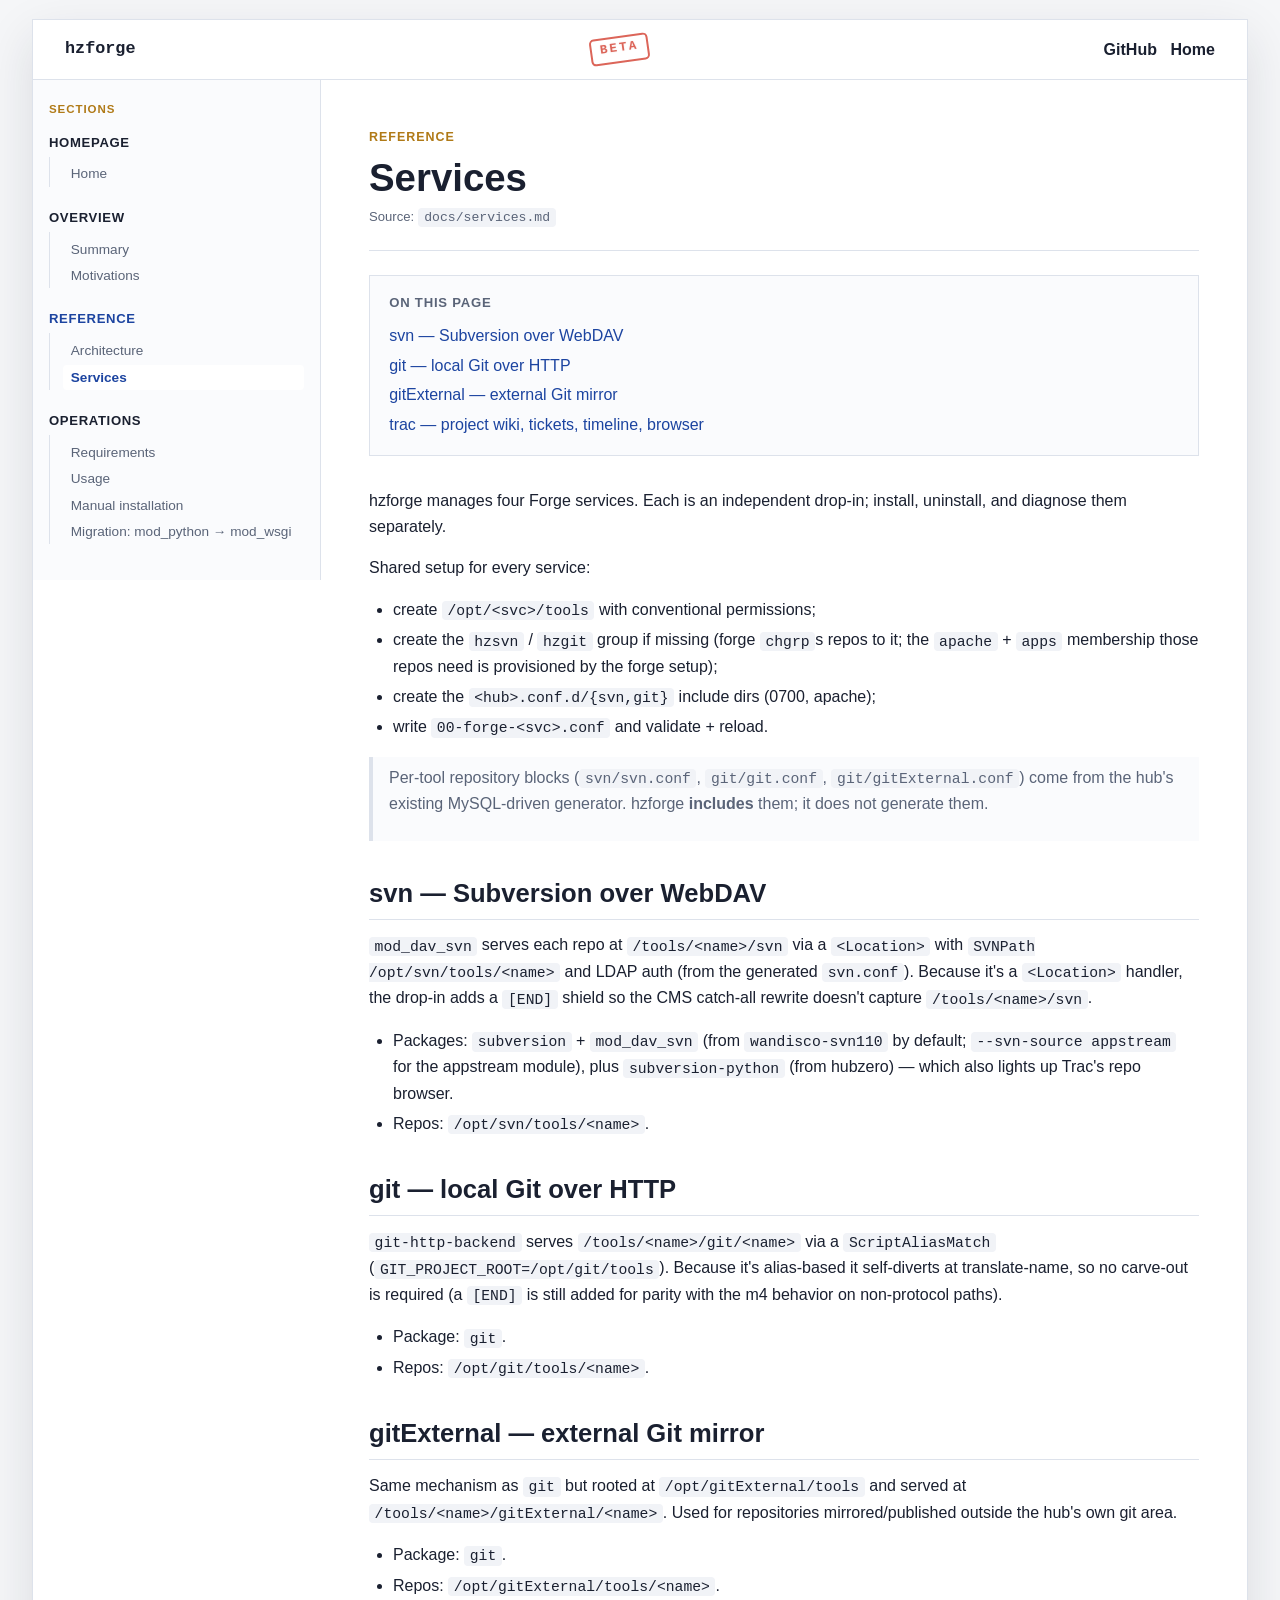
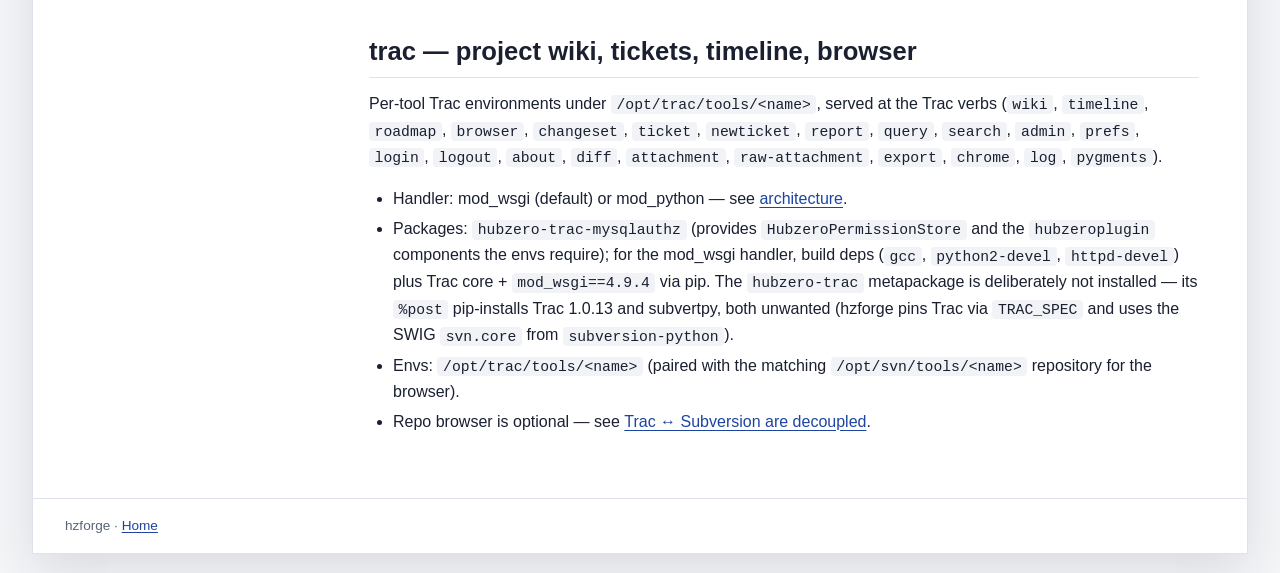
<file: gh-pages/public/reference/services/index.html>
<!doctype html>
<html lang="en">
<head>
  <meta charset="utf-8">
  <meta name="viewport" content="width=device-width, initial-scale=1">
  <title>Services | hzforge</title>
  <meta name="description" content="How the drop-ins are wired, and the four Forge services.">
  <link rel="stylesheet" href="../../assets/site.css">
</head>
<body class="site-doc">
  <a class="skip-link" href="#main-content">Skip to main content</a>
  <div class="page-shell">
    <header class="site-header site-header--compact">
      <a class="brand" href="../../index.html">
        <span class="brand__name">hzforge</span>
      </a>
      <span class="site-header__beta" aria-label="Beta release">Beta</span>
      <nav class="top-nav" aria-label="Primary">
        <a href="https://github.com/hubzero/hzforge">GitHub</a>
        <a href="../../index.html">Home</a>
      </nav>
    </header>

    <main id="main-content" class="docs-layout" tabindex="-1">
      <aside class="docs-sidebar">
        <p class="docs-sidebar__eyebrow">Sections</p>
        <nav class="docs-nav" aria-label="Documentation">
<div class="docs-nav__group">
  <a class="docs-nav__group-title" href="../../index.html">Homepage</a>
  <ul class="docs-nav__list">
    <li><a class="docs-nav__item" href="../../index.html">Home</a></li>
  </ul>
</div>
<div class="docs-nav__group">
  <a class="docs-nav__group-title" href="../../overview/index.html">Overview</a>
  <ul class="docs-nav__list">
    <li><a class="docs-nav__item" href="../../overview/summary/index.html">Summary</a></li>
    <li><a class="docs-nav__item" href="../../overview/motivations/index.html">Motivations</a></li>
  </ul>
</div>
<div class="docs-nav__group">
  <a class="docs-nav__group-title is-active" href="../index.html">Reference</a>
  <ul class="docs-nav__list">
    <li><a class="docs-nav__item" href="../architecture/index.html">Architecture</a></li>
    <li><a class="docs-nav__item is-active" href="index.html">Services</a></li>
  </ul>
</div>
<div class="docs-nav__group">
  <a class="docs-nav__group-title" href="../../operations/index.html">Operations</a>
  <ul class="docs-nav__list">
    <li><a class="docs-nav__item" href="../../operations/requirements/index.html">Requirements</a></li>
    <li><a class="docs-nav__item" href="../../operations/usage/index.html">Usage</a></li>
    <li><a class="docs-nav__item" href="../../operations/manual-install/index.html">Manual installation</a></li>
    <li><a class="docs-nav__item" href="../../operations/migration/index.html">Migration: mod_python → mod_wsgi</a></li>
  </ul>
</div>
        </nav>
      </aside>

      <article class="docs-article">
        <header class="docs-article__header">
          <p class="eyebrow"><a href="../index.html">Reference</a></p>
          <h1>Services</h1>
          <p class="docs-article__source">Source: <code>docs/services.md</code></p>
        </header>
<nav class="toc" aria-label="On this page">
  <p class="toc__heading">On this page</p>
  <ul class="toc__list">
<li class="toc__item toc__item--level-2"><a href="#svn-subversion-over-webdav">svn — Subversion over WebDAV</a></li>
<li class="toc__item toc__item--level-2"><a href="#git-local-git-over-http">git — local Git over HTTP</a></li>
<li class="toc__item toc__item--level-2"><a href="#gitexternal-external-git-mirror">gitExternal — external Git mirror</a></li>
<li class="toc__item toc__item--level-2"><a href="#trac-project-wiki-tickets-timeline-browser">trac — project wiki, tickets, timeline, browser</a></li>
  </ul>
</nav>
        <div class="prose">
<p>hzforge manages four Forge services. Each is an independent drop-in; install,
uninstall, and diagnose them separately.</p>
<p>Shared setup for every service:</p>
<ul>
<li>create <code>/opt/&lt;svc&gt;/tools</code> with conventional permissions;</li>
<li>create the <code>hzsvn</code> / <code>hzgit</code> group if missing (forge <code>chgrp</code>s repos to it; the
<code>apache</code> + <code>apps</code> membership those repos need is provisioned by the forge setup);</li>
<li>create the <code>&lt;hub&gt;.conf.d/{svn,git}</code> include dirs (0700, apache);</li>
<li>write <code>00-forge-&lt;svc&gt;.conf</code> and validate + reload.</li>
</ul>
<blockquote>
<p>Per-tool repository blocks (<code>svn/svn.conf</code>, <code>git/git.conf</code>,
<code>git/gitExternal.conf</code>) come from the hub's existing MySQL-driven generator.
hzforge <strong>includes</strong> them; it does not generate them.</p>
</blockquote>
<h2 id="svn-subversion-over-webdav">svn — Subversion over WebDAV</h2>
<p><code>mod_dav_svn</code> serves each repo at <code>/tools/&lt;name&gt;/svn</code> via a <code>&lt;Location&gt;</code> with
<code>SVNPath /opt/svn/tools/&lt;name&gt;</code> and LDAP auth (from the generated <code>svn.conf</code>).
Because it's a <code>&lt;Location&gt;</code> handler, the drop-in adds a <code>[END]</code> shield so the CMS
catch-all rewrite doesn't capture <code>/tools/&lt;name&gt;/svn</code>.</p>
<ul>
<li>Packages: <code>subversion</code> + <code>mod_dav_svn</code> (from <code>wandisco-svn110</code> by default;
<code>--svn-source appstream</code> for the appstream module), plus <code>subversion-python</code>
(from hubzero) — which also lights up Trac's repo browser.</li>
<li>Repos: <code>/opt/svn/tools/&lt;name&gt;</code>.</li>
</ul>
<h2 id="git-local-git-over-http">git — local Git over HTTP</h2>
<p><code>git-http-backend</code> serves <code>/tools/&lt;name&gt;/git/&lt;name&gt;</code> via a <code>ScriptAliasMatch</code>
(<code>GIT_PROJECT_ROOT=/opt/git/tools</code>). Because it's alias-based it self-diverts at
translate-name, so no carve-out is required (a <code>[END]</code> is still added for parity
with the m4 behavior on non-protocol paths).</p>
<ul>
<li>Package: <code>git</code>.</li>
<li>Repos: <code>/opt/git/tools/&lt;name&gt;</code>.</li>
</ul>
<h2 id="gitexternal-external-git-mirror">gitExternal — external Git mirror</h2>
<p>Same mechanism as <code>git</code> but rooted at <code>/opt/gitExternal/tools</code> and served at
<code>/tools/&lt;name&gt;/gitExternal/&lt;name&gt;</code>. Used for repositories mirrored/published
outside the hub's own git area.</p>
<ul>
<li>Package: <code>git</code>.</li>
<li>Repos: <code>/opt/gitExternal/tools/&lt;name&gt;</code>.</li>
</ul>
<h2 id="trac-project-wiki-tickets-timeline-browser">trac — project wiki, tickets, timeline, browser</h2>
<p>Per-tool Trac environments under <code>/opt/trac/tools/&lt;name&gt;</code>, served at the Trac
verbs (<code>wiki</code>, <code>timeline</code>, <code>roadmap</code>, <code>browser</code>, <code>changeset</code>, <code>ticket</code>,
<code>newticket</code>, <code>report</code>, <code>query</code>, <code>search</code>, <code>admin</code>, <code>prefs</code>, <code>login</code>, <code>logout</code>,
<code>about</code>, <code>diff</code>, <code>attachment</code>, <code>raw-attachment</code>, <code>export</code>, <code>chrome</code>, <code>log</code>,
<code>pygments</code>).</p>
<ul>
<li>Handler: mod_wsgi (default) or mod_python — see
<a href="../architecture/">architecture</a>.</li>
<li>Packages: <code>hubzero-trac-mysqlauthz</code> (provides <code>HubzeroPermissionStore</code> and the
<code>hubzeroplugin</code> components the envs require); for the mod_wsgi handler, build
deps (<code>gcc</code>, <code>python2-devel</code>, <code>httpd-devel</code>) plus Trac core + <code>mod_wsgi==4.9.4</code>
via pip. The <code>hubzero-trac</code> metapackage is deliberately not installed — its
<code>%post</code> pip-installs Trac 1.0.13 and subvertpy, both unwanted (hzforge pins
Trac via <code>TRAC_SPEC</code> and uses the SWIG <code>svn.core</code> from <code>subversion-python</code>).</li>
<li>Envs: <code>/opt/trac/tools/&lt;name&gt;</code> (paired with the matching <code>/opt/svn/tools/&lt;name&gt;</code>
repository for the browser).</li>
<li>Repo browser is optional — see
<a href="../architecture/#trac--subversion-are-decoupled">Trac ↔ Subversion are decoupled</a>.</li>
</ul>

        </div>
      </article>
    </main>

    <footer class="site-footer">
      <p>hzforge · <a href="../../index.html">Home</a></p>
    </footer>
  </div>
</body>
</html>
</file>
<file: gh-pages/public/assets/site.css>
:root {
  --bg: #f5f6f8;
  --paper: #ffffff;
  --panel: #1c2535;
  --ink: #1a2030;
  --ink-soft: #5a6478;
  --line: #dde2eb;
  --accent: #2456c2;
  --accent-strong: #1c44a0;
  --gold: #b07a17;
  --code-bg: #f1f3f7;
  --shadow: 0 18px 48px rgba(28, 37, 53, .12);
  --content: 76rem;
  --sidebar: 18rem;
  --font-body: "Inter", "Segoe UI", "Helvetica Neue", Arial, sans-serif;
  --font-code: "JetBrains Mono", "SFMono-Regular", Consolas, "Liberation Mono", Menlo, monospace;
}

* { box-sizing: border-box; }

html { scroll-behavior: smooth; }

body {
  margin: 0;
  color: var(--ink);
  background: var(--bg);
  font-family: var(--font-body);
  line-height: 1.6;
}

a { color: var(--accent-strong); text-underline-offset: .18em; }
a:hover { color: var(--accent); }

a:focus-visible, button:focus-visible {
  outline: 3px solid var(--gold);
  outline-offset: 3px;
}

code, pre { font-family: var(--font-code); }

.skip-link {
  position: absolute; left: 1rem; top: -5rem; z-index: 20;
  padding: .7rem 1rem; color: var(--paper); background: var(--panel);
  border-radius: .45rem;
}
.skip-link:focus { top: 1rem; }

.visually-hidden {
  position: absolute; width: 1px; height: 1px; padding: 0; margin: -1px;
  overflow: hidden; clip: rect(0,0,0,0); white-space: nowrap; border: 0;
}

.page-shell {
  width: min(calc(100% - 1.5rem), var(--content));
  margin: 1.2rem auto;
  background: var(--paper);
  border: 1px solid var(--line);
  box-shadow: var(--shadow);
}

/* --- header --- */
.site-header {
  display: flex; align-items: center; justify-content: space-between;
  gap: 1rem; padding: 1rem clamp(1rem, 3vw, 2rem);
  border-bottom: 1px solid var(--line);
}
.site-header--compact {
  position: sticky; top: 0; z-index: 5;
  background: rgba(255, 255, 255, .94);
  backdrop-filter: blur(10px);
}

.brand {
  display: inline-flex; align-items: center; gap: .65rem;
  color: var(--ink); text-decoration: none; font-weight: 700;
}
.brand__name { font-size: 1.05rem; font-family: var(--font-code); }

.top-nav {
  display: flex; flex-wrap: wrap; gap: .3rem .85rem; font-weight: 600;
}
.top-nav a { color: var(--ink); text-decoration: none; }
.top-nav a:hover { color: var(--accent-strong); }

.eyebrow {
  margin: 0 0 .5rem; color: var(--gold); font-weight: 800;
  text-transform: uppercase; letter-spacing: .08em; font-size: .78rem;
}
.eyebrow a { color: inherit; text-decoration: none; }
.eyebrow a:hover { color: var(--accent-strong); }

/* --- home page (doc-page-style layout: sidebar + article) --- */
.home-layout {
  display: grid;
  grid-template-columns: var(--sidebar) minmax(0, 1fr);
  gap: 0;
}
@media (max-width: 60rem) {
  .home-layout { grid-template-columns: 1fr; }
}

.home-sidebar {
  padding: 1.2rem 1rem;
  border-right: 1px solid var(--line);
  background: #fafbfd;
  font-size: .92rem;
  max-height: calc(100vh - 1.2rem);
  overflow-y: auto;
  position: sticky; top: 0;
  align-self: start;
}
@media (max-width: 60rem) {
  .home-sidebar {
    position: static; border-right: 0;
    border-bottom: 1px solid var(--line);
  }
}

.home-main {
  padding: clamp(1.5rem, 4vw, 3rem) clamp(1rem, 4vw, 3rem);
  min-width: 0;
}

.home-main__about { max-width: 56rem; }
.home-main__about > .prose { max-width: 56rem; }

/* --- hero band on homepage: dark, full page-shell width, centered --- */
.hero {
  background: var(--panel);
  color: #f1f4f9;
  padding: clamp(2.5rem, 6vw, 4.5rem) clamp(1rem, 4vw, 3rem);
  display: flex;
  flex-direction: column;
  align-items: center;
  gap: 1.2rem;
  text-align: center;
  border-bottom: 1px solid var(--line);
}

.hero__logo {
  display: block;
  width: clamp(72px, 12vw, 110px);
  height: auto;
}

.hero__title {
  margin: 0;
  font-family: var(--font-code);
  font-size: clamp(1.9rem, 4.8vw, 3.2rem);
  line-height: 1.1;
  letter-spacing: -0.01em;
  font-weight: 700;
}

/* Site-wide Beta badge in the sticky header — small, sits between the
   brand link and the top-nav on every page. Hidden on phones to keep
   the header from wrapping awkwardly. */
.site-header__beta {
  display: inline-block;
  font-family: var(--font-code);
  font-weight: 900;
  font-size: .78rem;
  letter-spacing: .18em;
  color: #d54a3c;
  border: 2px solid #d54a3c;
  padding: .08rem .5rem .12rem;
  border-radius: .3rem;
  transform: rotate(-8deg);
  opacity: .85;
  text-transform: uppercase;
  pointer-events: none;
  user-select: none;
  white-space: nowrap;
  text-shadow: 0 0 2px rgba(213, 74, 60, 0.18);
}
@media (max-width: 720px) {
  .site-header__beta { display: none; }
}

/* Rubber-stamp Beta badge — adapted from mod_botshield. Default size
   fits inline next to an H1; the .hero context override below makes it
   larger when it appears centered under the hero title. */
.hero__beta-stamp {
  display: inline-block;
  font-family: var(--font-code);
  font-weight: 900;
  font-size: clamp(.95rem, 1.7vw, 1.15rem);
  letter-spacing: 0.18em;
  color: #d54a3c;
  border: 2px solid #d54a3c;
  padding: 0.15rem 0.6rem 0.2rem;
  border-radius: 0.35rem;
  transform: rotate(-12deg);
  opacity: 0.85;
  text-transform: uppercase;
  pointer-events: none;
  user-select: none;
  white-space: nowrap;
  text-shadow: 0 0 2px rgba(213, 74, 60, 0.18);
  vertical-align: middle;
}

.hero .hero__beta-stamp {
  font-size: clamp(1.15rem, 2.4vw, 1.65rem);
  border-width: 3px;
  padding: 0.25rem 0.85rem 0.3rem;
  opacity: 0.92;
}

/* --- group page --- */
.group-layout {
  padding: clamp(1.5rem, 4vw, 3rem) clamp(1rem, 4vw, 3rem);
}
.group-header h1 {
  margin: 0 0 .4rem; font-size: clamp(1.8rem, 4vw, 2.6rem);
}
.group-header__summary {
  max-width: 55rem; margin: 0 0 .25rem; color: var(--ink-soft); font-size: 1.05rem;
}
.group-header__count {
  margin: 0 0 1.5rem; color: var(--ink-soft); font-size: .85rem;
  font-weight: 600; text-transform: uppercase; letter-spacing: .04em;
}
.group-pages {
  list-style: none; padding: 0; margin: 0;
  display: grid; grid-template-columns: repeat(auto-fill, minmax(20rem, 1fr));
  gap: .6rem;
}
.group-pages a {
  display: block; padding: .8rem 1rem;
  background: var(--paper); border: 1px solid var(--line);
  text-decoration: none; color: inherit;
}
.group-pages a:hover {
  border-color: var(--accent); background: #f8fafd;
}
.group-pages__title {
  display: block; color: var(--accent-strong); font-weight: 600;
}
.group-pages__slug {
  display: block; color: var(--ink-soft); font-size: .82rem; margin-top: .15rem;
  font-family: var(--font-code);
}

/* --- doc page --- */
.docs-layout {
  display: grid;
  grid-template-columns: var(--sidebar) minmax(0, 1fr);
  gap: 0;
}
@media (max-width: 60rem) {
  .docs-layout { grid-template-columns: 1fr; }
}

.docs-sidebar {
  padding: 1.2rem 1rem;
  border-right: 1px solid var(--line);
  background: #fafbfd;
  font-size: .92rem;
  max-height: calc(100vh - 1.2rem);
  overflow-y: auto;
  position: sticky; top: 0;
  align-self: start;
}
@media (max-width: 60rem) {
  .docs-sidebar { position: static; border-right: 0; border-bottom: 1px solid var(--line); }
}

.docs-sidebar__eyebrow {
  margin: 0 0 .6rem; color: var(--gold); font-weight: 800;
  text-transform: uppercase; letter-spacing: .08em; font-size: .72rem;
}

.docs-nav { display: block; }
.docs-nav__group {
  margin-bottom: 1rem;
}
.docs-nav__group-title {
  display: block; padding: .25rem 0;
  font-weight: 700; font-size: .82rem; color: var(--ink);
  text-transform: uppercase; letter-spacing: .05em;
  text-decoration: none;
}
.docs-nav__group-title.is-active { color: var(--accent-strong); }
.docs-nav__group-title:hover { color: var(--accent-strong); }

.docs-nav__list {
  list-style: none; padding: .25rem 0 0 .8rem; margin: 0;
  border-left: 1px solid var(--line);
}
.docs-nav__list li { margin: .1rem 0; }
.docs-nav__item {
  display: block; padding: .2rem .5rem;
  color: var(--ink-soft); text-decoration: none;
  font-size: .85rem; line-height: 1.35;
  border-radius: .25rem;
}
.docs-nav__item:hover {
  color: var(--accent-strong); background: var(--paper);
}
.docs-nav__item.is-active {
  color: var(--accent-strong); background: var(--paper); font-weight: 600;
}
.docs-nav__count {
  margin: .25rem 0 0 .8rem; color: var(--ink-soft);
  font-size: .78rem; font-style: italic;
}

.docs-article {
  padding: clamp(1.5rem, 4vw, 3rem) clamp(1rem, 4vw, 3rem);
  min-width: 0;
}

.docs-article__header {
  border-bottom: 1px solid var(--line); padding-bottom: 1.4rem; margin-bottom: 1.5rem;
}
.docs-article__header h1 {
  margin: 0 0 .35rem; font-size: clamp(1.8rem, 4vw, 2.4rem); line-height: 1.15;
}
.docs-article__source {
  margin: 0; color: var(--ink-soft); font-size: .82rem;
}
.docs-article__source code {
  background: var(--code-bg); padding: .15rem .4rem; border-radius: .25rem;
  font-size: .82rem;
}

/* TOC */
.toc {
  margin: 0 0 2rem; padding: 1rem 1.2rem;
  border: 1px solid var(--line); background: #fafbfd;
}
.toc__heading {
  margin: 0 0 .5rem; font-size: .82rem; color: var(--ink-soft);
  text-transform: uppercase; letter-spacing: .06em; font-weight: 700;
}
.toc__list { list-style: none; padding: 0; margin: 0; }
.toc__item { padding: .12rem 0; }
.toc__item--level-3 { padding-left: 1rem; }
.toc__item--level-4 { padding-left: 2rem; }
.toc a { text-decoration: none; }
.toc a:hover { text-decoration: underline; }

/* prose styling */
.prose { max-width: 56rem; }
.prose h2, .prose h3, .prose h4, .prose h5, .prose h6 {
  scroll-margin-top: 5rem;
}
.prose h2 { font-size: 1.6rem; margin: 2rem 0 .8rem; padding-bottom: .3rem; border-bottom: 1px solid var(--line); }
.prose h3 { font-size: 1.3rem; margin: 1.6rem 0 .6rem; }
.prose h4 { font-size: 1.1rem; margin: 1.4rem 0 .5rem; }
.prose p { margin: 0 0 1rem; }
.prose ul, .prose ol { padding-left: 1.5rem; margin: 0 0 1rem; }
.prose li { margin: .25rem 0; }
.prose code {
  background: var(--code-bg); padding: .1rem .35rem; border-radius: .25rem;
  font-size: .92em;
}
.prose pre {
  background: var(--code-bg); padding: 1rem 1.2rem; overflow-x: auto;
  border: 1px solid var(--line); border-radius: .35rem;
  font-size: .92rem; line-height: 1.5;
}
.prose pre code { background: transparent; padding: 0; font-size: inherit; }
.prose blockquote {
  margin: 0 0 1rem; padding: .5rem 1rem;
  border-left: 4px solid var(--line); color: var(--ink-soft);
  background: #fafbfd;
}
.prose table {
  width: 100%; border-collapse: collapse; margin: 0 0 1rem;
  font-size: .94rem;
}
.prose th, .prose td {
  padding: .5rem .8rem; border-bottom: 1px solid var(--line);
  text-align: left; vertical-align: top;
}
.prose th { background: var(--code-bg); font-weight: 700; }
.prose img { max-width: 100%; height: auto; }
.prose hr {
  border: 0; border-top: 1px solid var(--line); margin: 2rem 0;
}
.prose a { font-weight: 500; }

/* footer */
.site-footer {
  padding: 1rem clamp(1rem, 3vw, 2rem);
  border-top: 1px solid var(--line);
  color: var(--ink-soft); font-size: .85rem;
}
.site-footer p { margin: 0; }
</file>
